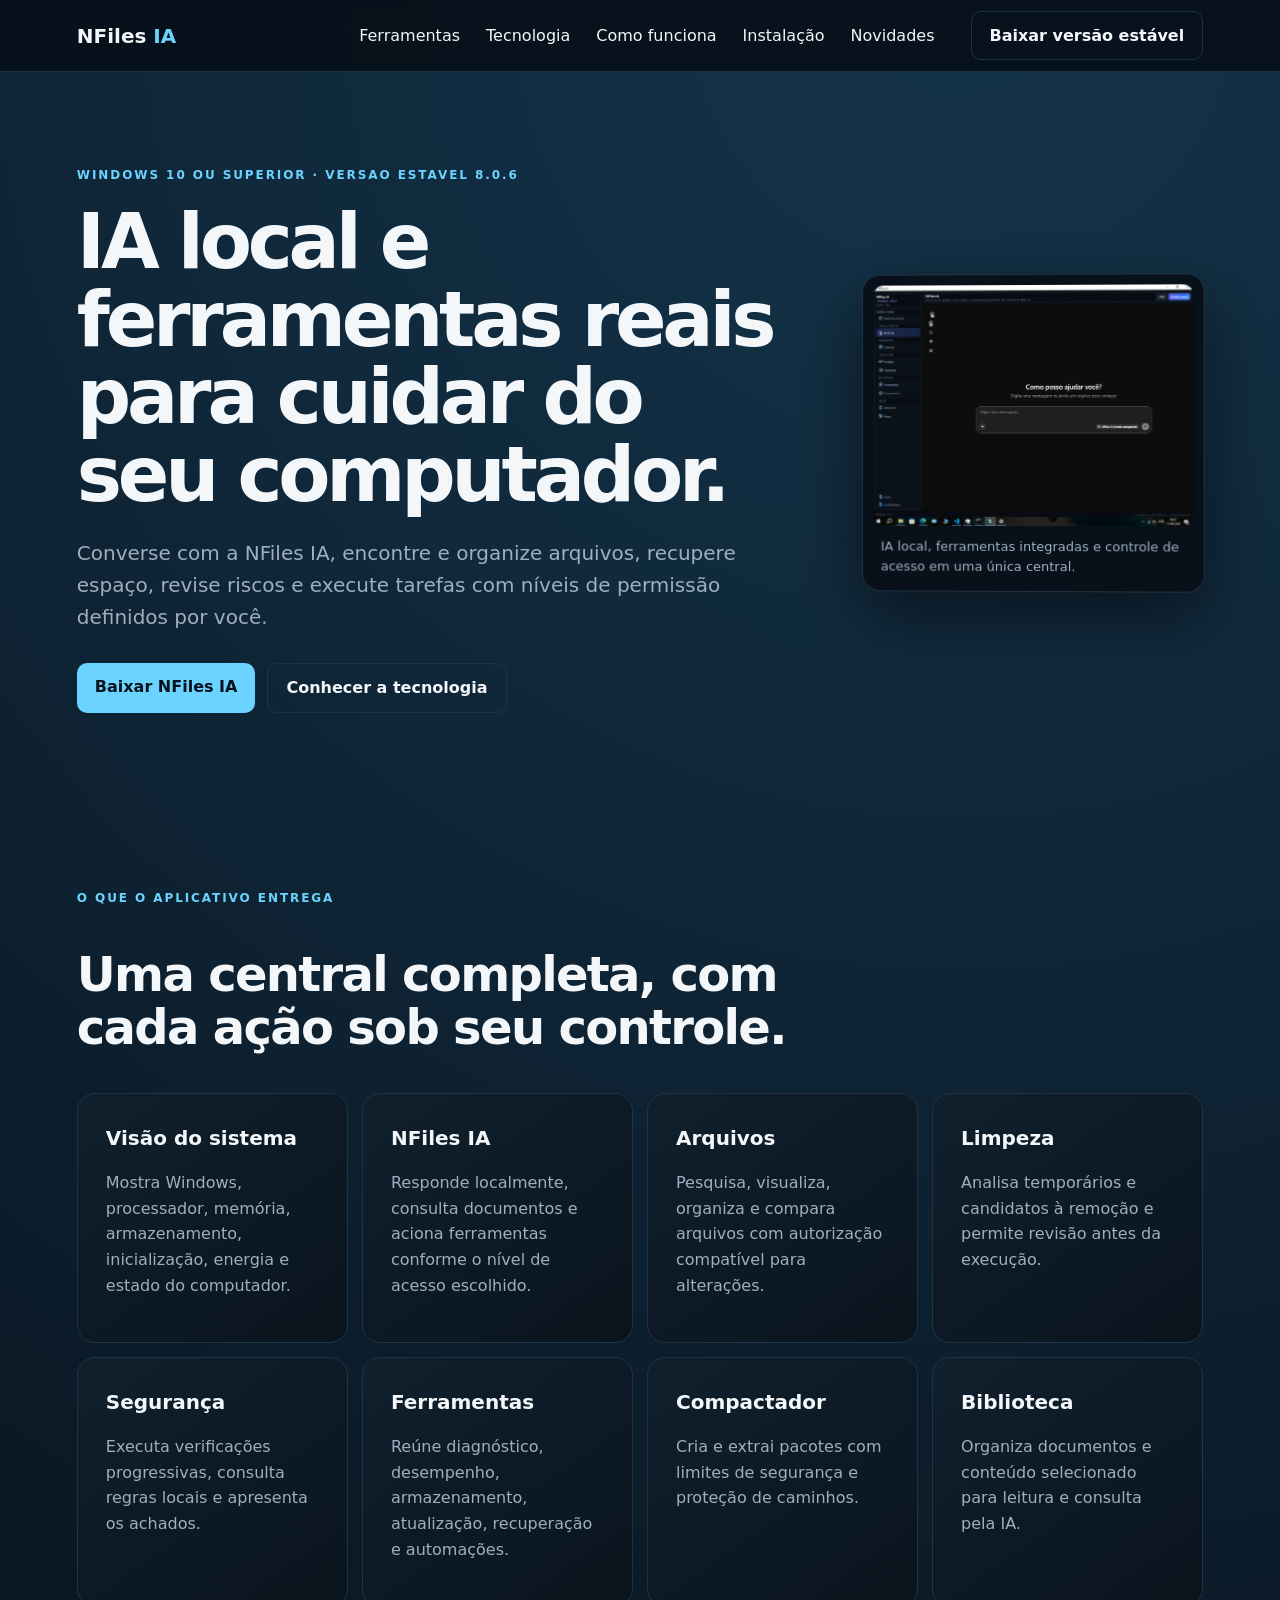
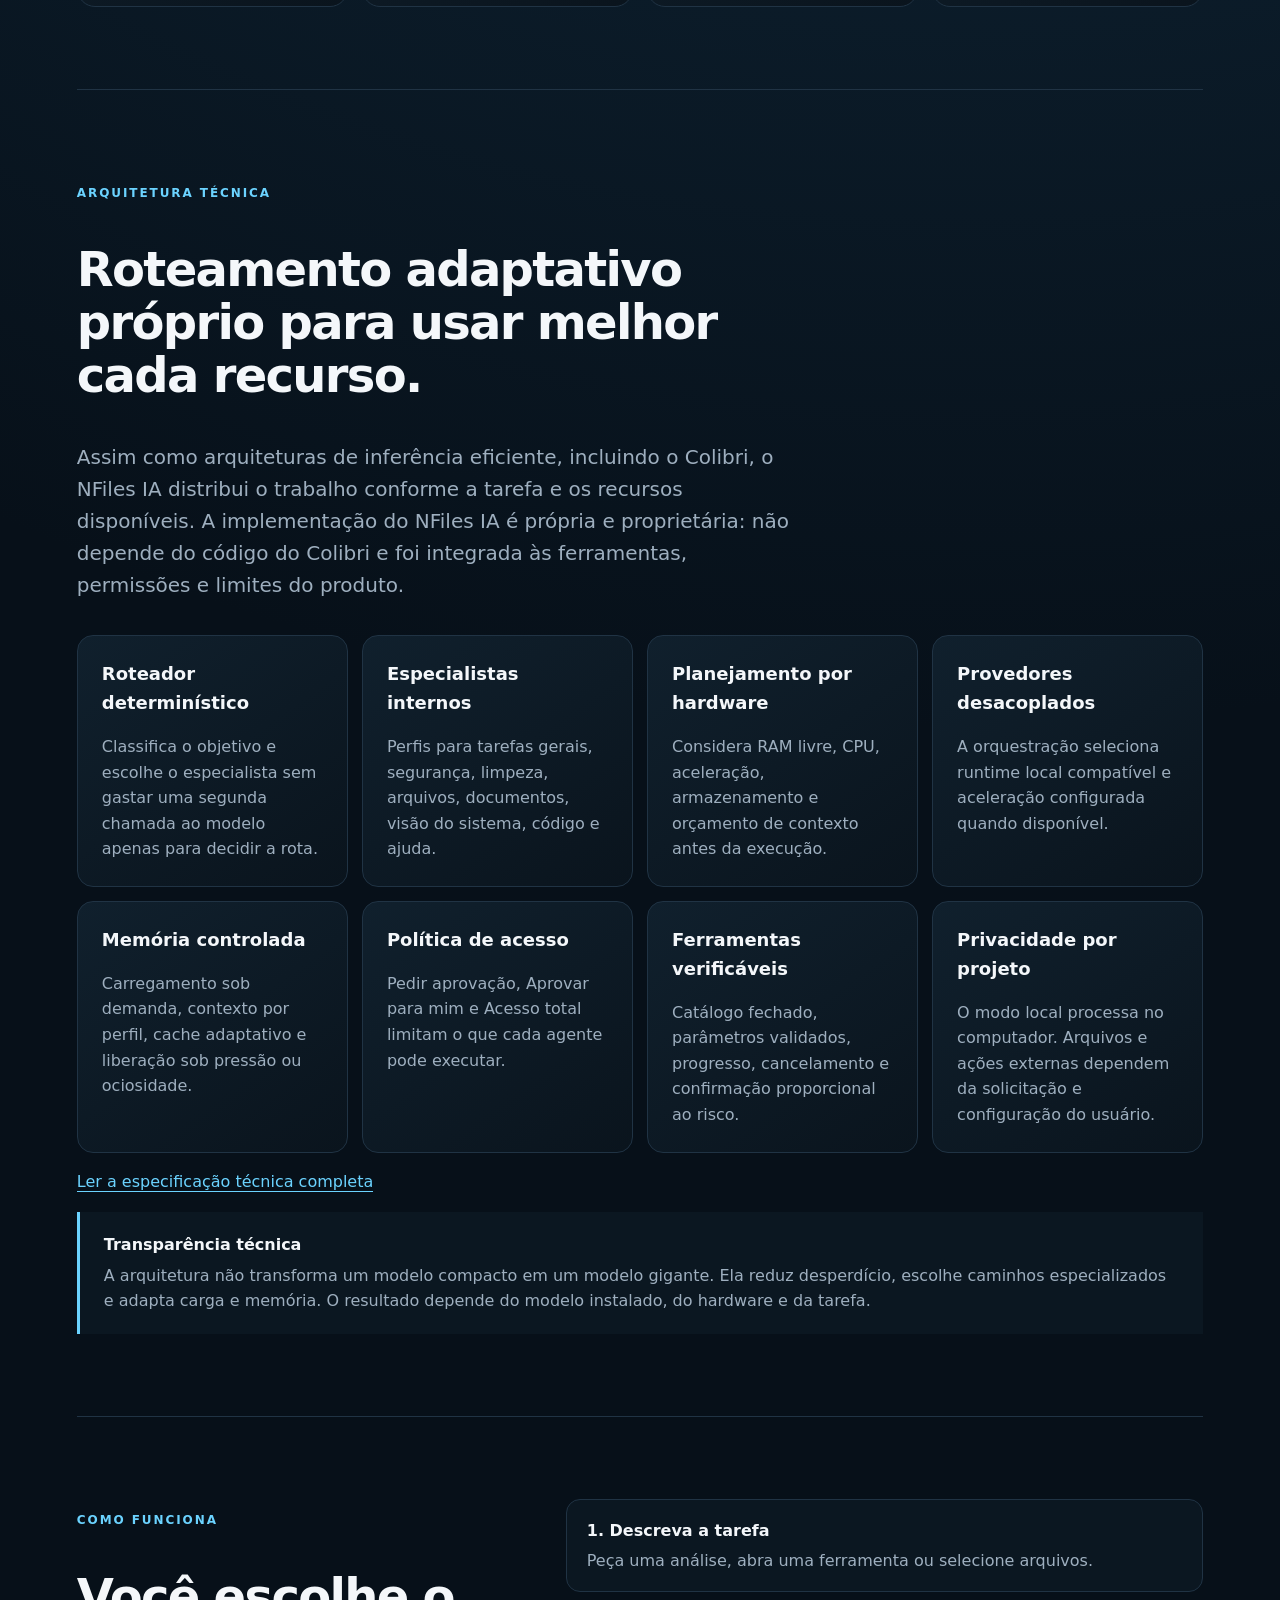
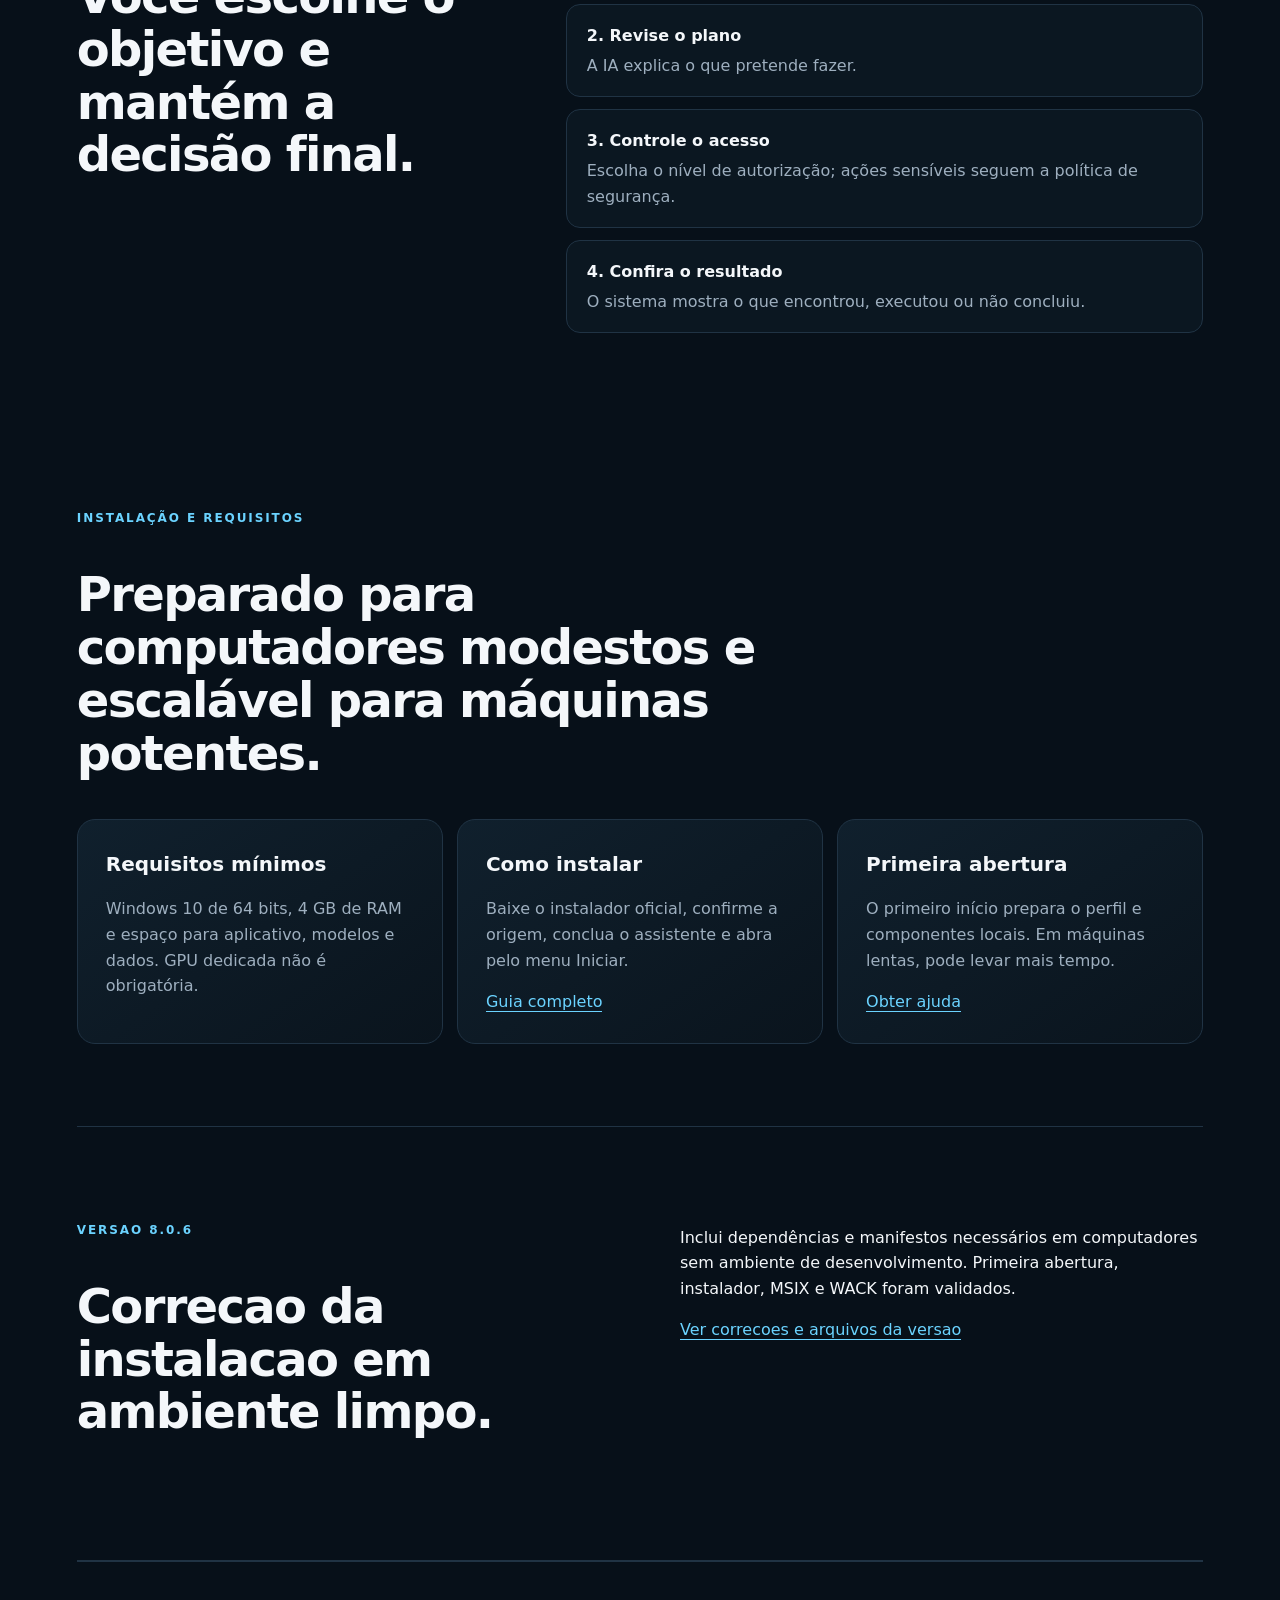
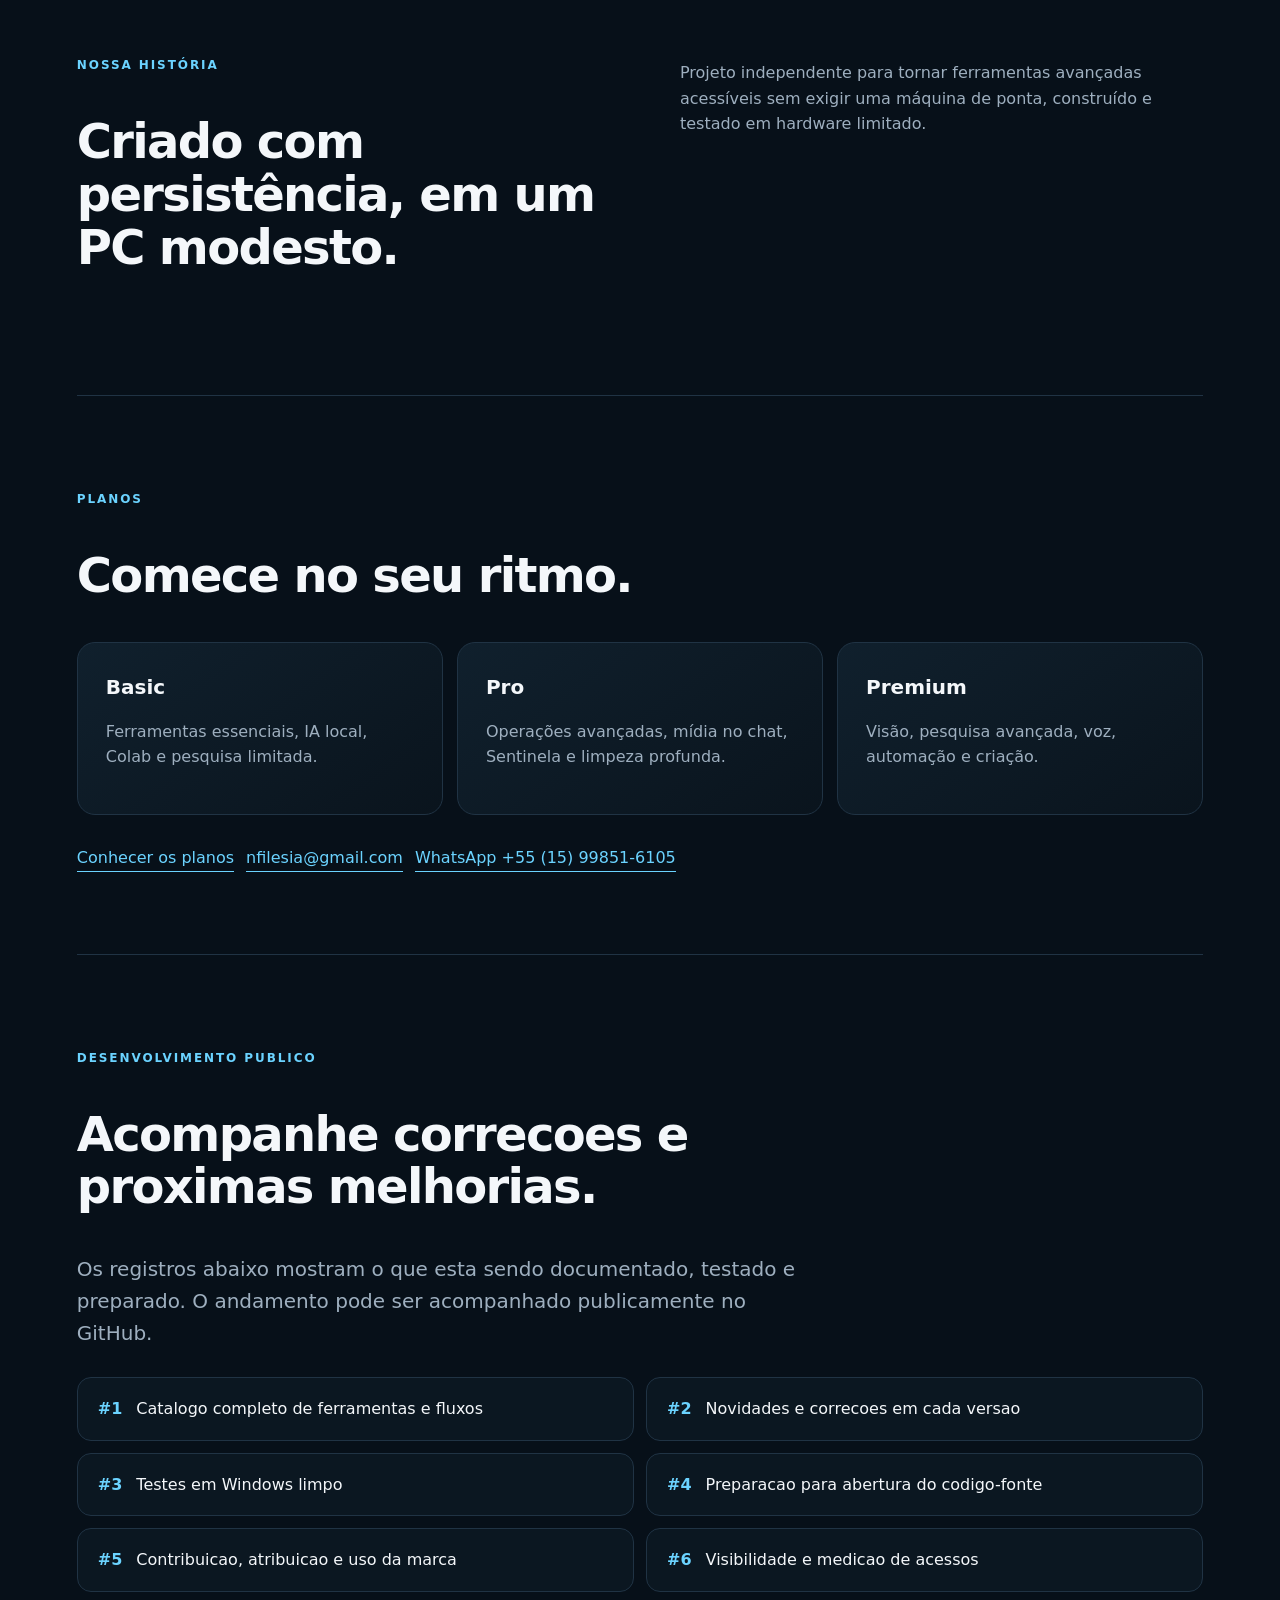
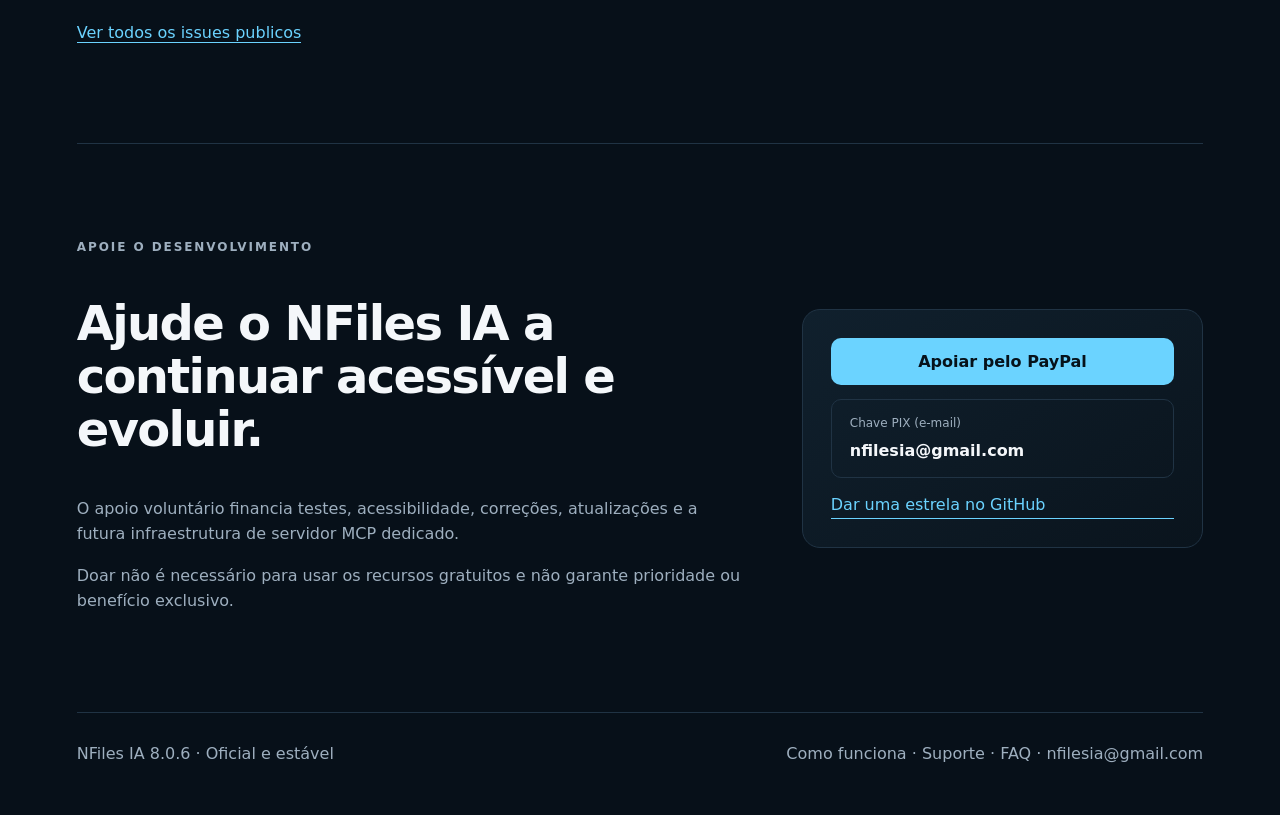
<file: docs/index.html>
<!doctype html><html lang="pt-BR"><head><meta charset="utf-8"><meta name="viewport" content="width=device-width,initial-scale=1">
<title>NFiles IA 8.0.6 &#8212; IA local e ferramentas para Windows</title>
<meta name="description" content="NFiles IA: IA local para Windows com roteamento adaptativo propriet&#225;rio, especialistas, organiza&#231;&#227;o de arquivos, limpeza, seguran&#231;a e controle real de permiss&#245;es.">
<meta name="keywords" content="IA local Windows, intelig&#234;ncia artificial offline, IA para PC fraco, assistente Windows, organiza&#231;&#227;o de arquivos, limpeza de PC, NFiles IA">
<meta name="robots" content="index,follow,max-image-preview:large,max-snippet:-1"><meta name="author" content="NFiles IA">
<link rel="canonical" href="https://neurofiles1982-hub.github.io/NFiles-IA-Update/">
<meta property="og:type" content="website"><meta property="og:locale" content="pt_BR"><meta property="og:site_name" content="NFiles IA"><meta property="og:title" content="NFiles IA &#8212; IA local e ferramentas reais para Windows"><meta property="og:description" content="Roteamento adaptativo propriet&#225;rio, especialistas e ferramentas locais sob controle do usu&#225;rio, desde PCs com 4 GB de RAM."><meta property="og:url" content="https://neurofiles1982-hub.github.io/NFiles-IA-Update/"><meta property="og:image" content="https://neurofiles1982-hub.github.io/NFiles-IA-Update/nfiles-ia-interface-8.0.5.png">
<meta name="twitter:card" content="summary_large_image"><meta name="twitter:title" content="NFiles IA &#8212; IA local para Windows"><meta name="twitter:description" content="IA local, roteamento adaptativo e ferramentas integradas para computadores modestos e avan&#231;ados."><meta name="twitter:image" content="https://neurofiles1982-hub.github.io/NFiles-IA-Update/nfiles-ia-interface-8.0.5.png">
<link rel="stylesheet" href="site.css"><script type="application/ld+json">{"@context":"https://schema.org","@type":"SoftwareApplication","name":"NFiles IA","applicationCategory":"UtilitiesApplication","operatingSystem":"Windows 10 ou superior, 64 bits","softwareVersion":"8.0.6","description":"Assistente de IA local com roteamento adaptativo propriet\u00e1rio, especialistas e ferramentas de sistema sob controle do usu\u00e1rio.","url":"https://neurofiles1982-hub.github.io/NFiles-IA-Update/","downloadUrl":"https://github.com/neurofiles1982-hub/NFiles-IA-Update/releases/tag/v8.0.6","author":{"@type":"Organization","name":"NFiles IA"},"offers":{"@type":"Offer","price":"0","priceCurrency":"BRL"}}</script></head><body>
<header class="nav"><a class="brand" href="#inicio" aria-label="NFiles IA, in&#237;cio">NFiles <span>IA</span></a><nav aria-label="Navega&#231;&#227;o principal"><a href="#recursos">Ferramentas</a><a href="#arquitetura">Tecnologia</a><a href="#funcionamento">Como funciona</a><a href="#instalacao">Instala&#231;&#227;o</a><a href="#novidades">Novidades</a></nav><a class="button subtle" data-release href="download.html">Baixar vers&#227;o est&#225;vel</a></header><main>
<section class="hero" id="inicio"><div><p class="eyebrow">WINDOWS 10 OU SUPERIOR &#183; VERSAO ESTAVEL <span id="app-version">8.0.6</span></p><h1>IA local e ferramentas reais para cuidar do seu computador.</h1><p class="lead">Converse com a NFiles IA, encontre e organize arquivos, recupere espa&#231;o, revise riscos e execute tarefas com n&#237;veis de permiss&#227;o definidos por voc&#234;.</p><div class="actions"><a class="button" data-release href="download.html">Baixar NFiles IA</a><a class="button subtle" href="#arquitetura">Conhecer a tecnologia</a></div></div><figure class="hero-product"><img src="nfiles-ia-interface-8.0.5.png" alt="Tela do NFiles IA 8.0.6 no Windows" width="1400" height="1050"><figcaption>IA local, ferramentas integradas e controle de acesso em uma &#250;nica central.</figcaption></figure></section>
<section id="recursos"><p class="eyebrow">O QUE O APLICATIVO ENTREGA</p><h2>Uma central completa, com cada a&#231;&#227;o sob seu controle.</h2><div class="grid tools-grid"><article><b>Vis&#227;o do sistema</b><p>Mostra Windows, processador, mem&#243;ria, armazenamento, inicializa&#231;&#227;o, energia e estado do computador.</p></article><article><b>NFiles IA</b><p>Responde localmente, consulta documentos e aciona ferramentas conforme o n&#237;vel de acesso escolhido.</p></article><article><b>Arquivos</b><p>Pesquisa, visualiza, organiza e compara arquivos com autoriza&#231;&#227;o compat&#237;vel para altera&#231;&#245;es.</p></article><article><b>Limpeza</b><p>Analisa tempor&#225;rios e candidatos &#224; remo&#231;&#227;o e permite revis&#227;o antes da execu&#231;&#227;o.</p></article><article><b>Seguran&#231;a</b><p>Executa verifica&#231;&#245;es progressivas, consulta regras locais e apresenta os achados.</p></article><article><b>Ferramentas</b><p>Re&#250;ne diagn&#243;stico, desempenho, armazenamento, atualiza&#231;&#227;o, recupera&#231;&#227;o e automa&#231;&#245;es.</p></article><article><b>Compactador</b><p>Cria e extrai pacotes com limites de seguran&#231;a e prote&#231;&#227;o de caminhos.</p></article><article><b>Biblioteca</b><p>Organiza documentos e conte&#250;do selecionado para leitura e consulta pela IA.</p></article></div></section>
<section class="architecture" id="arquitetura"><div><p class="eyebrow">ARQUITETURA T&#201;CNICA</p><h2>Roteamento adaptativo pr&#243;prio para usar melhor cada recurso.</h2><p class="lead">Assim como arquiteturas de infer&#234;ncia eficiente, incluindo o Colibri, o NFiles IA distribui o trabalho conforme a tarefa e os recursos dispon&#237;veis. A implementa&#231;&#227;o do NFiles IA &#233; pr&#243;pria e propriet&#225;ria: n&#227;o depende do c&#243;digo do Colibri e foi integrada &#224;s ferramentas, permiss&#245;es e limites do produto.</p></div><div class="tech-grid"><article><b>Roteador determin&#237;stico</b><p>Classifica o objetivo e escolhe o especialista sem gastar uma segunda chamada ao modelo apenas para decidir a rota.</p></article><article><b>Especialistas internos</b><p>Perfis para tarefas gerais, seguran&#231;a, limpeza, arquivos, documentos, vis&#227;o do sistema, c&#243;digo e ajuda.</p></article><article><b>Planejamento por hardware</b><p>Considera RAM livre, CPU, acelera&#231;&#227;o, armazenamento e or&#231;amento de contexto antes da execu&#231;&#227;o.</p></article><article><b>Provedores desacoplados</b><p>A orquestra&#231;&#227;o seleciona runtime local compat&#237;vel e acelera&#231;&#227;o configurada quando dispon&#237;vel.</p></article><article><b>Mem&#243;ria controlada</b><p>Carregamento sob demanda, contexto por perfil, cache adaptativo e libera&#231;&#227;o sob press&#227;o ou ociosidade.</p></article><article><b>Pol&#237;tica de acesso</b><p>Pedir aprova&#231;&#227;o, Aprovar para mim e Acesso total limitam o que cada agente pode executar.</p></article><article><b>Ferramentas verific&#225;veis</b><p>Cat&#225;logo fechado, par&#226;metros validados, progresso, cancelamento e confirma&#231;&#227;o proporcional ao risco.</p></article><article><b>Privacidade por projeto</b><p>O modo local processa no computador. Arquivos e a&#231;&#245;es externas dependem da solicita&#231;&#227;o e configura&#231;&#227;o do usu&#225;rio.</p></article></div><p><a class="text-link" href="tecnologia.html">Ler a especifica&#231;&#227;o t&#233;cnica completa</a></p><aside class="transparency"><strong>Transpar&#234;ncia t&#233;cnica</strong><span>A arquitetura n&#227;o transforma um modelo compacto em um modelo gigante. Ela reduz desperd&#237;cio, escolhe caminhos especializados e adapta carga e mem&#243;ria. O resultado depende do modelo instalado, do hardware e da tarefa.</span></aside></section>
<section class="how" id="funcionamento"><div><p class="eyebrow">COMO FUNCIONA</p><h2>Voc&#234; escolhe o objetivo e mant&#233;m a decis&#227;o final.</h2></div><ol class="steps"><li><strong>1. Descreva a tarefa</strong><span>Pe&#231;a uma an&#225;lise, abra uma ferramenta ou selecione arquivos.</span></li><li><strong>2. Revise o plano</strong><span>A IA explica o que pretende fazer.</span></li><li><strong>3. Controle o acesso</strong><span>Escolha o n&#237;vel de autoriza&#231;&#227;o; a&#231;&#245;es sens&#237;veis seguem a pol&#237;tica de seguran&#231;a.</span></li><li><strong>4. Confira o resultado</strong><span>O sistema mostra o que encontrou, executou ou n&#227;o concluiu.</span></li></ol></section>
<section id="instalacao"><p class="eyebrow">INSTALA&#199;&#195;O E REQUISITOS</p><h2>Preparado para computadores modestos e escal&#225;vel para m&#225;quinas potentes.</h2><div class="plans install-grid"><article><b>Requisitos m&#237;nimos</b><p>Windows 10 de 64 bits, 4 GB de RAM e espa&#231;o para aplicativo, modelos e dados. GPU dedicada n&#227;o &#233; obrigat&#243;ria.</p></article><article><b>Como instalar</b><p>Baixe o instalador oficial, confirme a origem, conclua o assistente e abra pelo menu Iniciar.</p><a href="instalacao.html">Guia completo</a></article><article><b>Primeira abertura</b><p>O primeiro in&#237;cio prepara o perfil e componentes locais. Em m&#225;quinas lentas, pode levar mais tempo.</p><a href="suporte.html">Obter ajuda</a></article></div></section>
<section class="story" id="novidades"><div><p class="eyebrow">VERSAO 8.0.6</p><h2>Correcao da instalacao em ambiente limpo.</h2></div><div><p>Inclui depend&#234;ncias e manifestos necess&#225;rios em computadores sem ambiente de desenvolvimento. Primeira abertura, instalador, MSIX e WACK foram validados.</p><a class="text-link" href="https://github.com/neurofiles1982-hub/NFiles-IA-Update/releases/tag/v8.0.6">Ver correcoes e arquivos da versao</a></div></section>
<section class="story" id="historia"><div><p class="eyebrow">NOSSA HIST&#211;RIA</p><h2>Criado com persist&#234;ncia, em um PC modesto.</h2></div><p>Projeto independente para tornar ferramentas avan&#231;adas acess&#237;veis sem exigir uma m&#225;quina de ponta, constru&#237;do e testado em hardware limitado.</p></section>
<section id="planos"><p class="eyebrow">PLANOS</p><h2>Comece no seu ritmo.</h2><div class="plans"><article><b>Basic</b><p>Ferramentas essenciais, IA local, Colab e pesquisa limitada.</p></article><article><b>Pro</b><p>Opera&#231;&#245;es avan&#231;adas, m&#237;dia no chat, Sentinela e limpeza profunda.</p></article><article><b>Premium</b><p>Vis&#227;o, pesquisa avan&#231;ada, voz, automa&#231;&#227;o e cria&#231;&#227;o.</p></article></div><div class="contact"><a class="js-buy" href="https://wa.me/5515998516105">Conhecer os planos</a><a href="mailto:nfilesia@gmail.com">nfilesia@gmail.com</a><a href="https://wa.me/5515998516105">WhatsApp +55 (15) 99851-6105</a></div></section>
<section class="issues" id="acompanhamento"><p class="eyebrow">DESENVOLVIMENTO PUBLICO</p><h2>Acompanhe correcoes e proximas melhorias.</h2><p class="lead">Os registros abaixo mostram o que esta sendo documentado, testado e preparado. O andamento pode ser acompanhado publicamente no GitHub.</p><div class="issue-list"><a href="https://github.com/neurofiles1982-hub/NFiles-IA-Update/issues/1"><strong>#1</strong><span>Catalogo completo de ferramentas e fluxos</span></a><a href="https://github.com/neurofiles1982-hub/NFiles-IA-Update/issues/2"><strong>#2</strong><span>Novidades e correcoes em cada versao</span></a><a href="https://github.com/neurofiles1982-hub/NFiles-IA-Update/issues/3"><strong>#3</strong><span>Testes em Windows limpo</span></a><a href="https://github.com/neurofiles1982-hub/NFiles-IA-Update/issues/4"><strong>#4</strong><span>Preparacao para abertura do codigo-fonte</span></a><a href="https://github.com/neurofiles1982-hub/NFiles-IA-Update/issues/5"><strong>#5</strong><span>Contribuicao, atribuicao e uso da marca</span></a><a href="https://github.com/neurofiles1982-hub/NFiles-IA-Update/issues/6"><strong>#6</strong><span>Visibilidade e medicao de acessos</span></a></div><p><a class="text-link" href="https://github.com/neurofiles1982-hub/NFiles-IA-Update/issues">Ver todos os issues publicos</a></p></section><section class="support" id="apoie"><div><p class="eyebrow">APOIE O DESENVOLVIMENTO</p><h2>Ajude o NFiles IA a continuar acess&#237;vel e evoluir.</h2><p>O apoio volunt&#225;rio financia testes, acessibilidade, corre&#231;&#245;es, atualiza&#231;&#245;es e a futura infraestrutura de servidor MCP dedicado.</p><p>Doar n&#227;o &#233; necess&#225;rio para usar os recursos gratuitos e n&#227;o garante prioridade ou benef&#237;cio exclusivo.</p></div><div class="support-options"><a class="button" href="https://www.paypal.com/donate/?business=alessandrosc5%40hotmail.com&amp;currency_code=BRL" target="_blank" rel="noopener noreferrer">Apoiar pelo PayPal</a><div class="pix"><span>Chave PIX (e-mail)</span><strong>nfilesia@gmail.com</strong></div><a class="text-link" href="https://github.com/neurofiles1982-hub/Nfiles-IA">Dar uma estrela no GitHub</a></div></section>
</main><footer><span>NFiles IA 8.0.6 &#183; Oficial e est&#225;vel</span><span><a href="como-funciona.html">Como funciona</a> &#183; <a href="suporte.html">Suporte</a> &#183; <a href="faq.html">FAQ</a> &#183; nfilesia@gmail.com</span></footer><script src="config.js"></script><script src="site.js"></script></body></html>
</file>
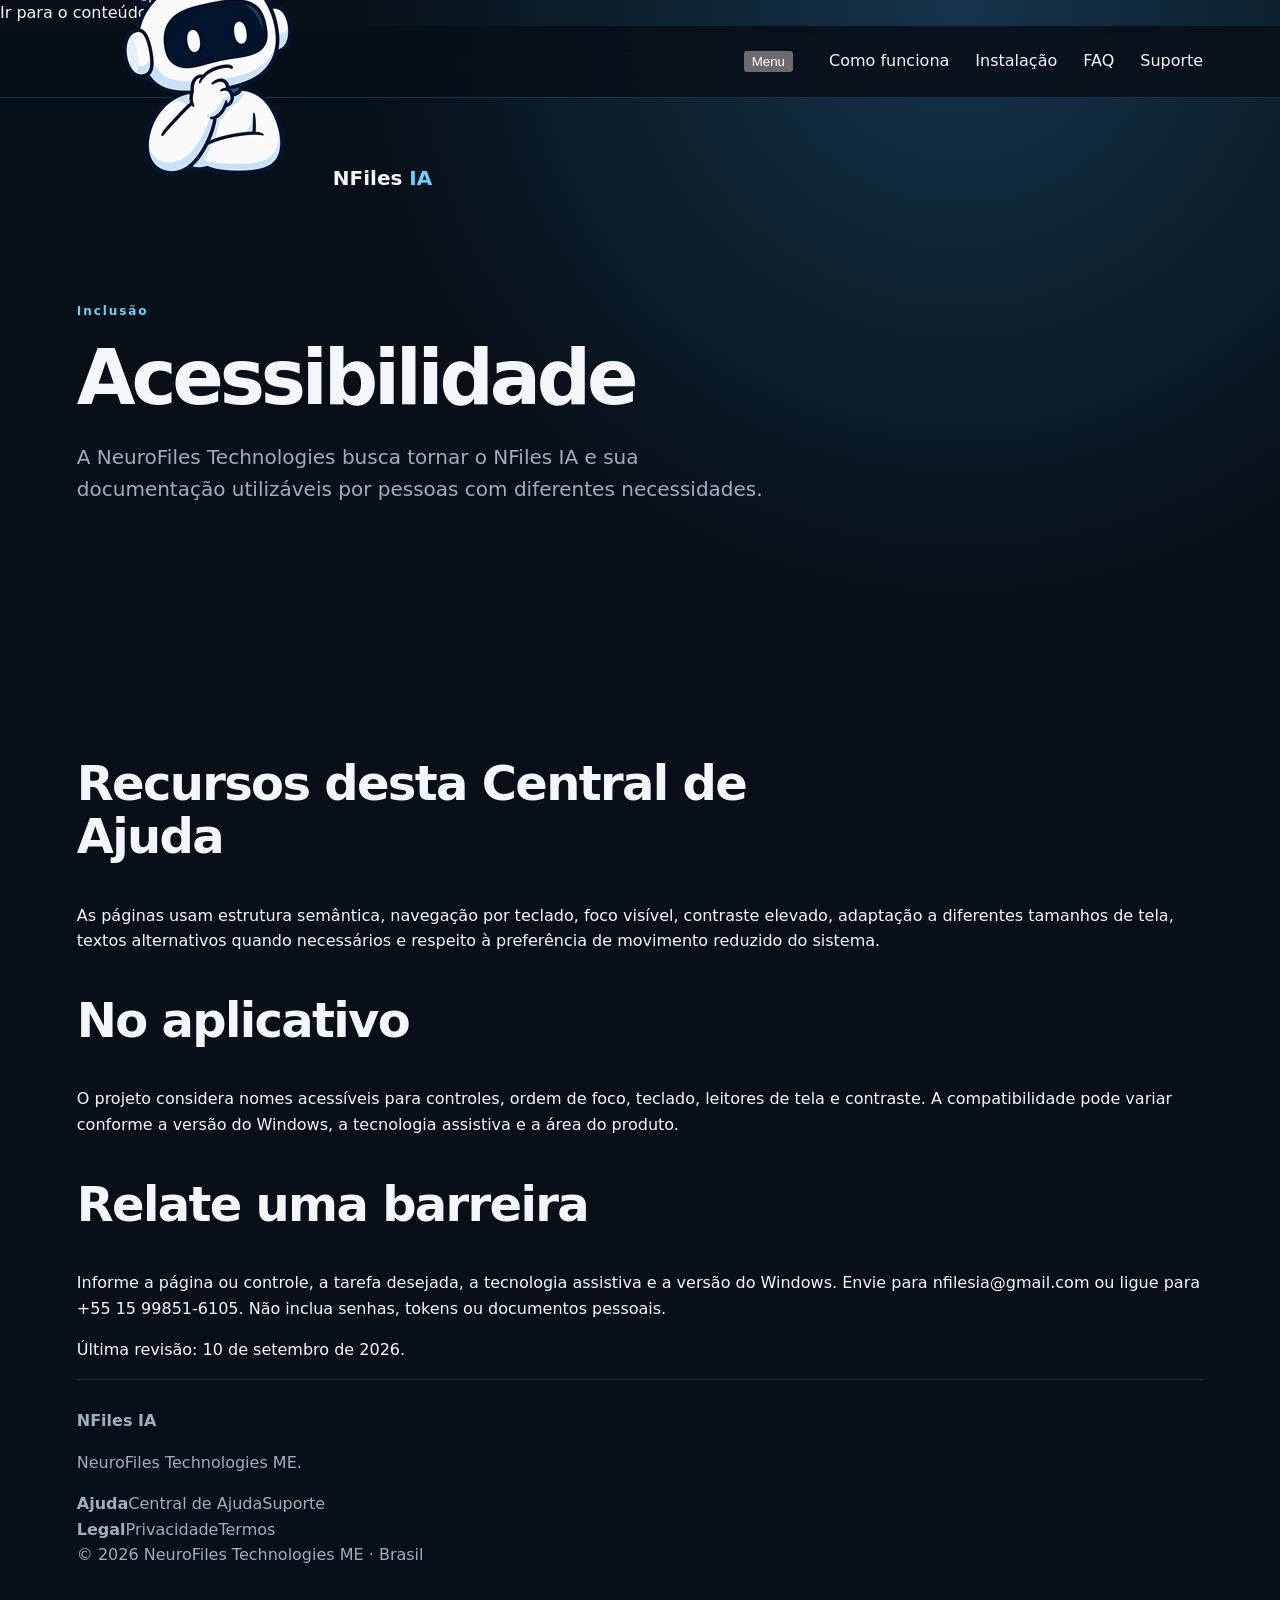
<file: docs/accessibility.html>
<!doctype html><html lang="pt-BR"><head><meta charset="utf-8"><meta name="viewport" content="width=device-width,initial-scale=1"><meta name="description" content="Declaração de acessibilidade da Central de Ajuda e do NFiles IA."><meta name="theme-color" content="#071019"><link rel="canonical" href="https://neurofiles1982-hub.github.io/NFiles-IA-Update/accessibility.html"><link rel="icon" href="media/nfiles-ia-icon.png"><link rel="stylesheet" href="site.css"><title>Acessibilidade — NFiles IA</title></head><body>
<a class="skip-link" href="#conteudo">Ir para o conteúdo</a><header class="site-header"><div class="nav"><a class="brand" href="index.html"><img src="media/nfiles-ia-icon.png" alt=""><strong>NFiles <span>IA</span></strong></a><button class="menu-button" data-menu aria-expanded="false" aria-controls="menu">Menu</button><nav class="nav-links" id="menu" data-nav-links aria-label="Navegação principal"><a href="como-funciona.html">Como funciona</a><a href="instalacao.html">Instalação</a><a href="faq.html">FAQ</a><a href="suporte.html">Suporte</a></nav></div></header>
<main id="conteudo" class="container legal"><section class="hero compact"><div><p class="eyebrow">Inclusão</p><h1>Acessibilidade</h1><p class="lead">A NeuroFiles Technologies busca tornar o NFiles IA e sua documentação utilizáveis por pessoas com diferentes necessidades.</p></div></section><h2>Recursos desta Central de Ajuda</h2><p>As páginas usam estrutura semântica, navegação por teclado, foco visível, contraste elevado, adaptação a diferentes tamanhos de tela, textos alternativos quando necessários e respeito à preferência de movimento reduzido do sistema.</p><h2>No aplicativo</h2><p>O projeto considera nomes acessíveis para controles, ordem de foco, teclado, leitores de tela e contraste. A compatibilidade pode variar conforme a versão do Windows, a tecnologia assistiva e a área do produto.</p><h2>Relate uma barreira</h2><p>Informe a página ou controle, a tarefa desejada, a tecnologia assistiva e a versão do Windows. Envie para <a href="mailto:nfilesia@gmail.com?subject=Acessibilidade%20do%20NFiles%20IA">nfilesia@gmail.com</a> ou ligue para <a href="tel:+5515998516105">+55 15 99851-6105</a>. Não inclua senhas, tokens ou documentos pessoais.</p><p>Última revisão: 10 de setembro de 2026.</p></main>
<footer class="site-footer"><div class="footer-inner"><div><strong>NFiles IA</strong><p>NeuroFiles Technologies ME.</p></div><div class="footer-links"><strong>Ajuda</strong><a href="index.html">Central de Ajuda</a><a href="suporte.html">Suporte</a></div><div class="footer-links"><strong>Legal</strong><a href="privacy.html">Privacidade</a><a href="terms.html">Termos</a></div><div class="copyright">© <span data-year>2026</span> NeuroFiles Technologies ME · Brasil</div></div></footer><script src="site.js"></script></body></html>
</file>
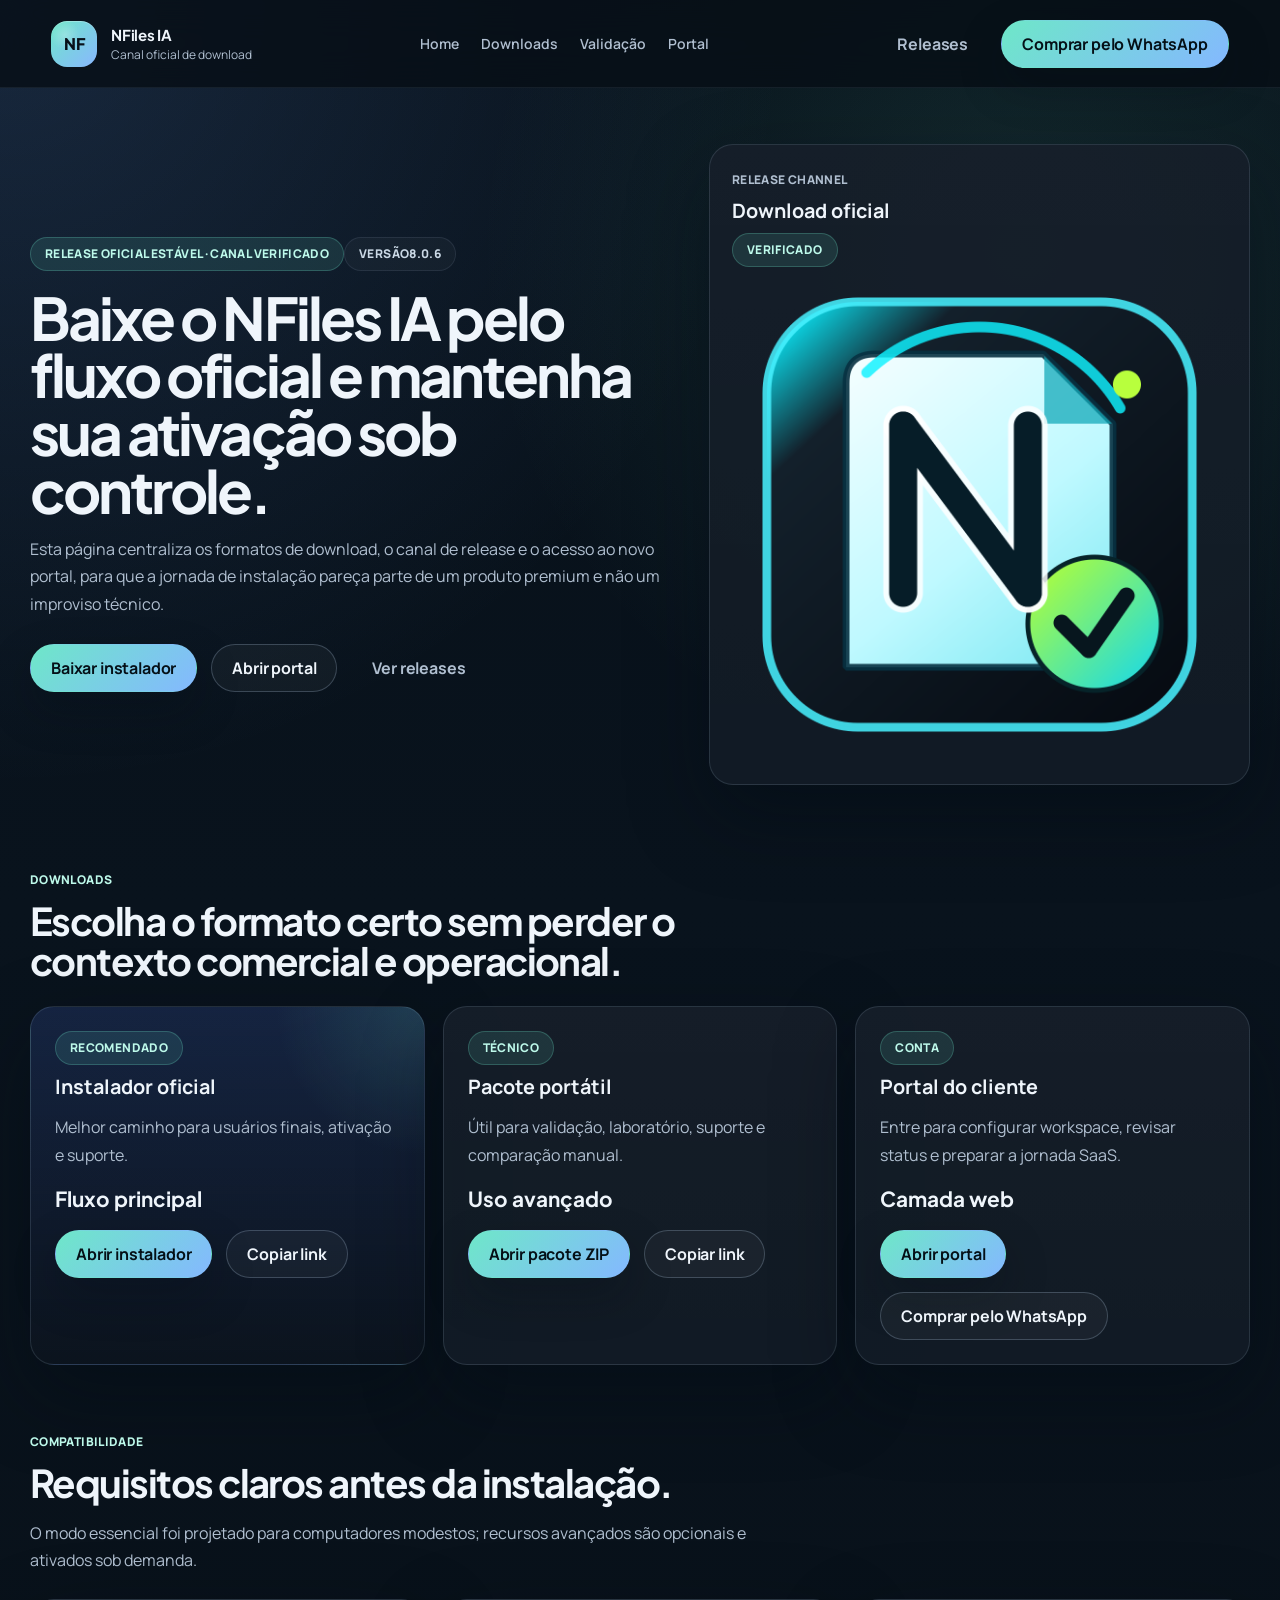
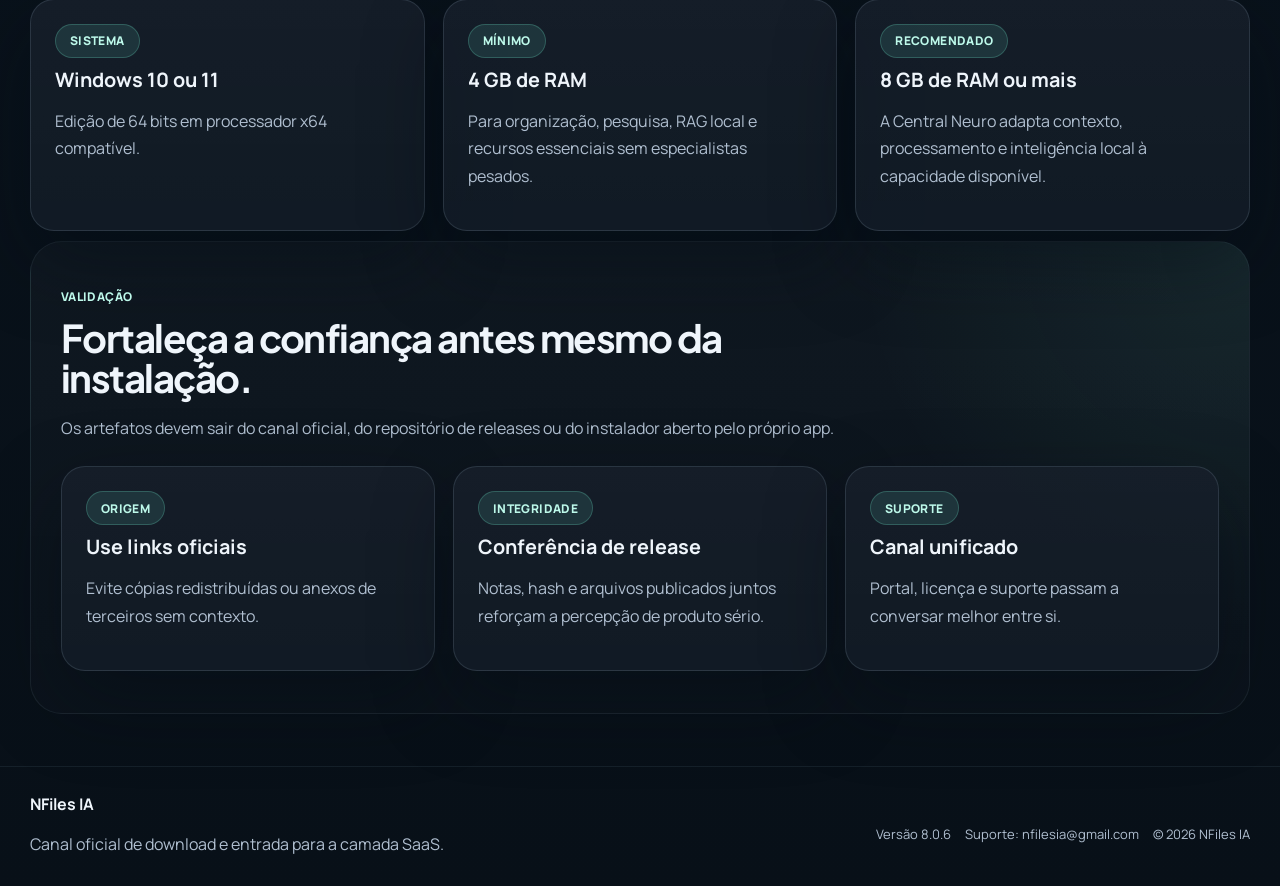
<file: docs/beta-download.html>
<!doctype html>
<html lang="en">
  <head>
    <meta charset="utf-8" />
    <meta name="viewport" content="width=device-width, initial-scale=1" />
    <meta http-equiv="refresh" content="0; url=download.html" />
    <meta name="robots" content="noindex" />
    <title>Download | NFiles IA</title>
    <link rel="canonical" href="download.html" />
    <link rel="stylesheet" href="styles.css" />
  </head>
  <body>
    <main>
      <section class="hero">
        <div class="section-inner">
          <p class="eyebrow">Page moved</p>
          <h1>The download area has been updated.</h1>
          <p class="hero-text">
            This old path remains only as a redirect so saved links keep working.
          </p>
          <div class="actions">
            <a class="btn btn-primary" href="download.html">Open official download</a>
            <a class="btn btn-secondary" href="index.html">Back to home</a>
          </div>
        </div>
      </section>
    </main>
  </body>
</html>
</file>
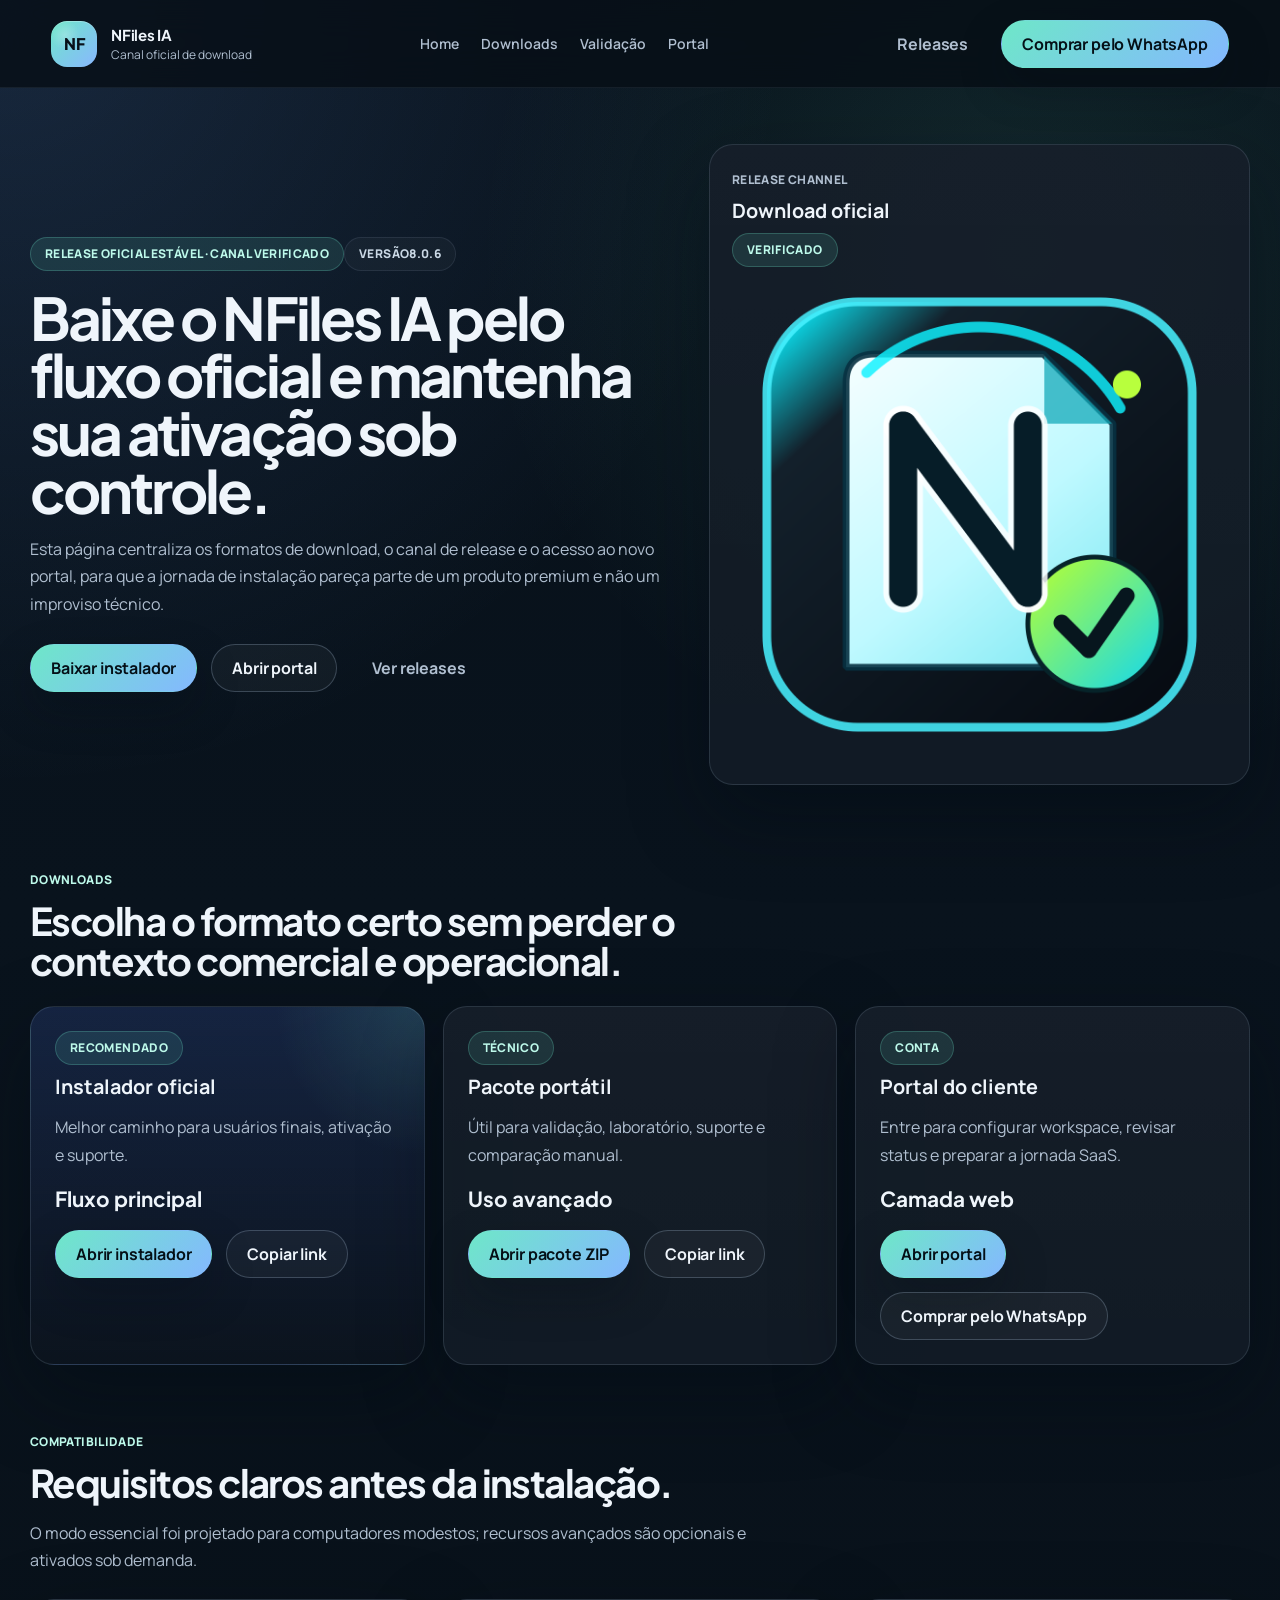
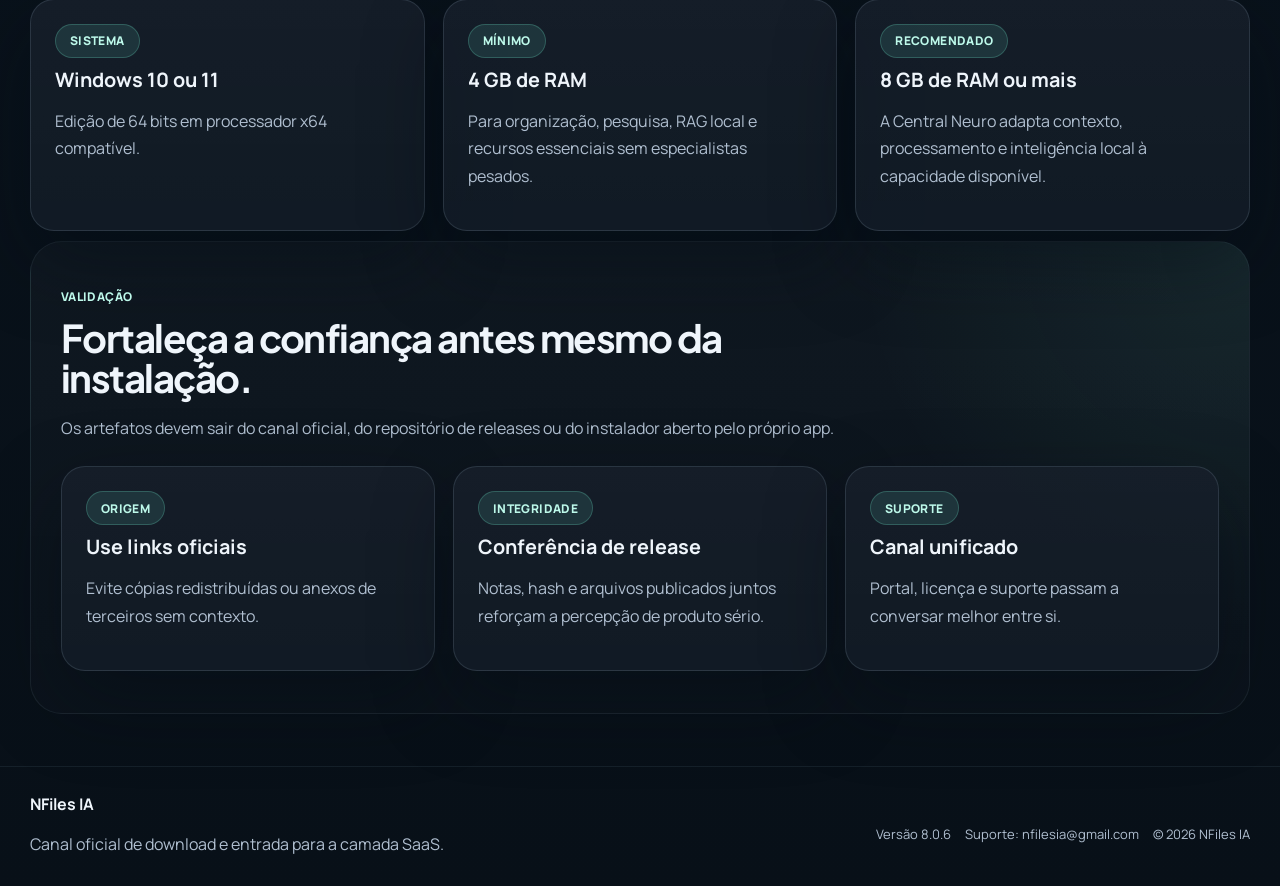
<file: docs/beta.html>
<!doctype html>
<html lang="pt-BR">
  <head>
    <meta charset="utf-8" />
    <meta name="viewport" content="width=device-width, initial-scale=1" />
    <meta http-equiv="refresh" content="0; url=download.html" />
    <meta name="robots" content="noindex" />
    <title>Download | NFiles IA</title>
    <link rel="canonical" href="download.html" />
    <link rel="stylesheet" href="styles.css" />
  </head>
  <body class="theme-premium">
    <main class="redirect-shell">
      <section class="redirect-card">
        <span class="section-kicker">Download</span>
        <h1>O acesso foi consolidado na página oficial.</h1>
        <p>Você está sendo redirecionado para o canal atual de download do NFiles IA.</p>
        <div class="actions">
          <a class="btn btn-primary" href="download.html">Abrir download</a>
          <a class="btn btn-secondary" href="index.html">Voltar para a home</a>
        </div>
      </section>
    </main>
  </body>
</html>
</file>
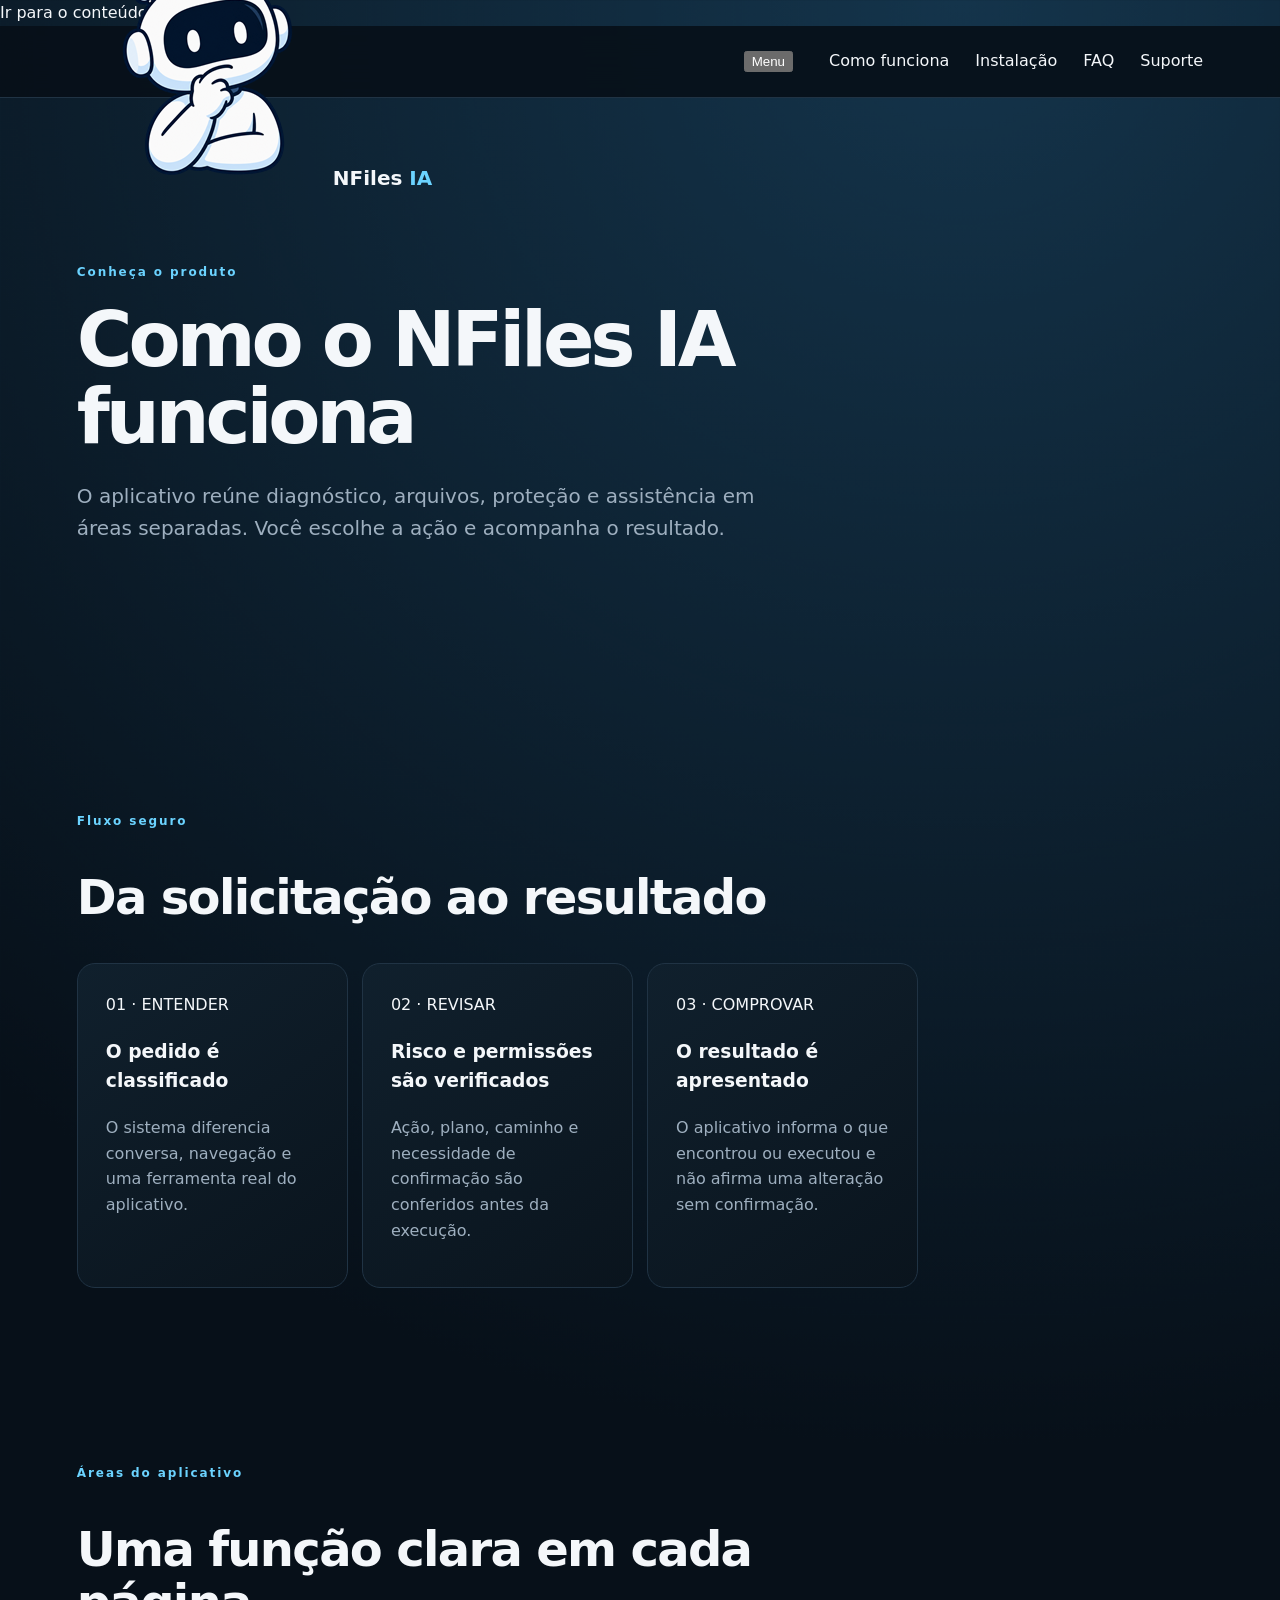
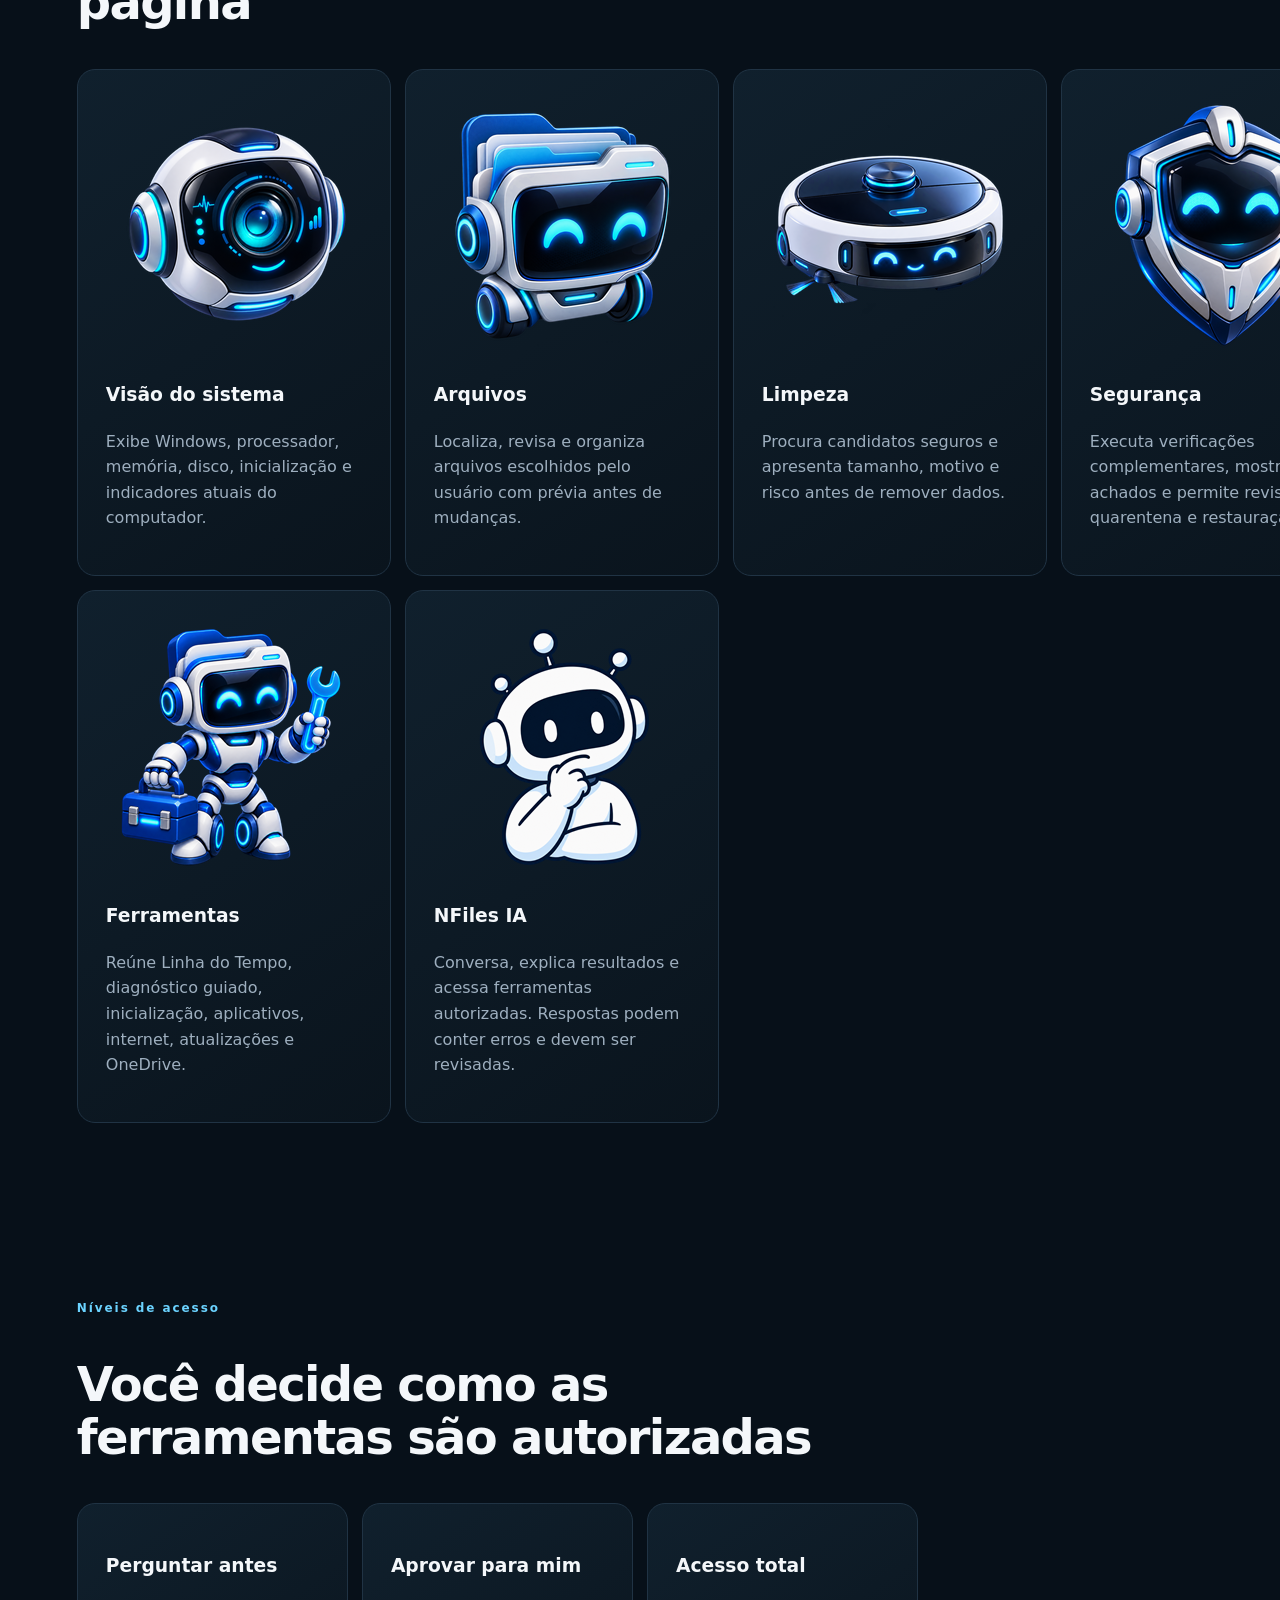
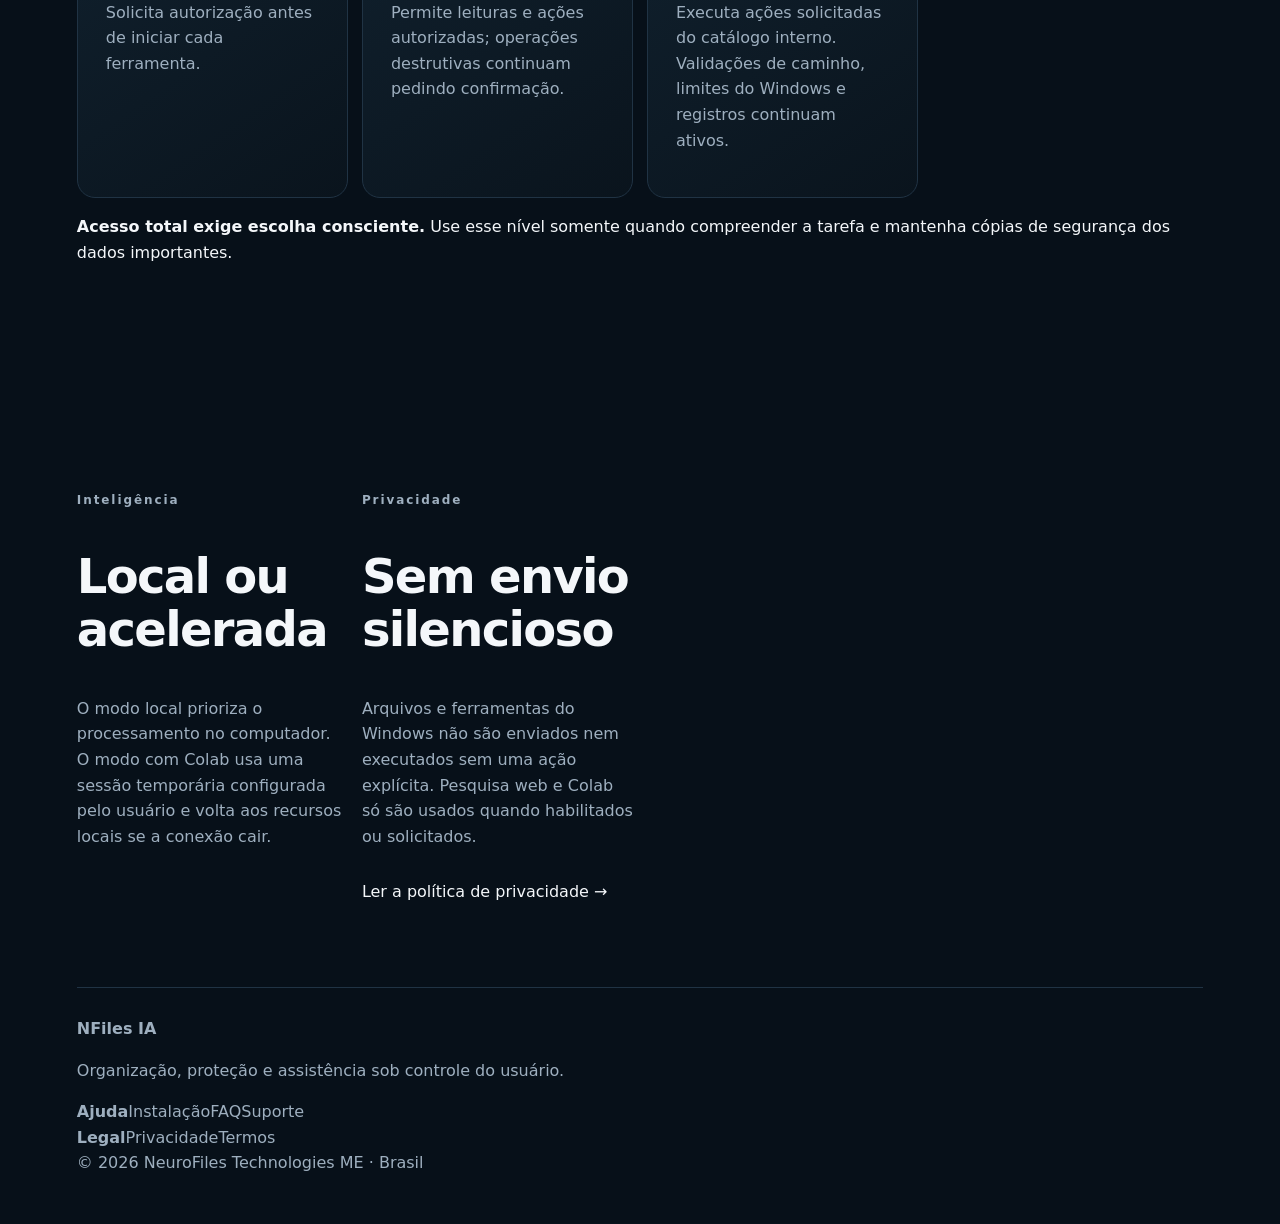
<file: docs/como-funciona.html>
<!doctype html><html lang="pt-BR"><head><meta charset="utf-8"><meta name="viewport" content="width=device-width,initial-scale=1"><meta name="description" content="Entenda como funcionam as páginas, ferramentas, IA, permissões e privacidade do NFiles IA."><meta name="theme-color" content="#071019"><link rel="canonical" href="https://neurofiles1982-hub.github.io/NFiles-IA-Update/como-funciona.html"><link rel="icon" href="media/nfiles-ia-icon.png"><link rel="stylesheet" href="site.css"><title>Como funciona — NFiles IA</title></head><body>
<a class="skip-link" href="#conteudo">Ir para o conteúdo</a><header class="site-header"><div class="nav"><a class="brand" href="index.html"><img src="media/nfiles-ia-icon.png" alt=""><strong>NFiles <span>IA</span></strong></a><button class="menu-button" data-menu aria-expanded="false" aria-controls="menu">Menu</button><nav class="nav-links" id="menu" data-nav-links aria-label="Navegação principal"><a aria-current="page" href="como-funciona.html">Como funciona</a><a href="instalacao.html">Instalação</a><a href="faq.html">FAQ</a><a href="suporte.html">Suporte</a></nav></div></header>
<main id="conteudo"><section class="container hero compact"><div><p class="eyebrow">Conheça o produto</p><h1>Como o NFiles IA funciona</h1><p class="lead">O aplicativo reúne diagnóstico, arquivos, proteção e assistência em áreas separadas. Você escolhe a ação e acompanha o resultado.</p></div></section>
<section class="section"><div class="container"><div class="section-heading"><p class="eyebrow">Fluxo seguro</p><h2>Da solicitação ao resultado</h2></div><div class="grid"><article class="card"><span class="number">01 · ENTENDER</span><h3>O pedido é classificado</h3><p>O sistema diferencia conversa, navegação e uma ferramenta real do aplicativo.</p></article><article class="card"><span class="number">02 · REVISAR</span><h3>Risco e permissões são verificados</h3><p>Ação, plano, caminho e necessidade de confirmação são conferidos antes da execução.</p></article><article class="card"><span class="number">03 · COMPROVAR</span><h3>O resultado é apresentado</h3><p>O aplicativo informa o que encontrou ou executou e não afirma uma alteração sem confirmação.</p></article></div></div></section>
<section class="section"><div class="container"><div class="section-heading"><p class="eyebrow">Áreas do aplicativo</p><h2>Uma função clara em cada página</h2></div><div class="grid">
<article class="card"><img class="icon" src="media/robot-vision.png" alt=""><h3>Visão do sistema</h3><p>Exibe Windows, processador, memória, disco, inicialização e indicadores atuais do computador.</p></article>
<article class="card"><img class="icon" src="media/robot-files.png" alt=""><h3>Arquivos</h3><p>Localiza, revisa e organiza arquivos escolhidos pelo usuário com prévia antes de mudanças.</p></article>
<article class="card"><img class="icon" src="media/robot-cleanup.png" alt=""><h3>Limpeza</h3><p>Procura candidatos seguros e apresenta tamanho, motivo e risco antes de remover dados.</p></article>
<article class="card"><img class="icon" src="media/robot-security.png" alt=""><h3>Segurança</h3><p>Executa verificações complementares, mostra achados e permite revisar quarentena e restauração.</p></article>
<article class="card"><img class="icon" src="media/robot-tools.png" alt=""><h3>Ferramentas</h3><p>Reúne Linha do Tempo, diagnóstico guiado, inicialização, aplicativos, internet, atualizações e OneDrive.</p></article>
<article class="card"><img class="icon" src="media/nfiles-ia-icon.png" alt=""><h3>NFiles IA</h3><p>Conversa, explica resultados e acessa ferramentas autorizadas. Respostas podem conter erros e devem ser revisadas.</p></article>
</div></div></section>
<section class="section"><div class="container"><div class="section-heading"><p class="eyebrow">Níveis de acesso</p><h2>Você decide como as ferramentas são autorizadas</h2></div><div class="grid"><article class="card"><h3>Perguntar antes</h3><p>Solicita autorização antes de iniciar cada ferramenta.</p></article><article class="card"><h3>Aprovar para mim</h3><p>Permite leituras e ações autorizadas; operações destrutivas continuam pedindo confirmação.</p></article><article class="card"><h3>Acesso total</h3><p>Executa ações solicitadas do catálogo interno. Validações de caminho, limites do Windows e registros continuam ativos.</p></article></div><p class="notice warning"><strong>Acesso total exige escolha consciente.</strong> Use esse nível somente quando compreender a tarefa e mantenha cópias de segurança dos dados importantes.</p></div></section>
<section class="section"><div class="container"><div class="grid two"><div><p class="eyebrow">Inteligência</p><h2>Local ou acelerada</h2><p class="muted">O modo local prioriza o processamento no computador. O modo com Colab usa uma sessão temporária configurada pelo usuário e volta aos recursos locais se a conexão cair.</p></div><div><p class="eyebrow">Privacidade</p><h2>Sem envio silencioso</h2><p class="muted">Arquivos e ferramentas do Windows não são enviados nem executados sem uma ação explícita. Pesquisa web e Colab só são usados quando habilitados ou solicitados.</p><div class="actions"><a href="privacy.html">Ler a política de privacidade →</a></div></div></div></section></main>
<footer class="site-footer"><div class="footer-inner"><div><strong>NFiles IA</strong><p>Organização, proteção e assistência sob controle do usuário.</p></div><div class="footer-links"><strong>Ajuda</strong><a href="instalacao.html">Instalação</a><a href="faq.html">FAQ</a><a href="suporte.html">Suporte</a></div><div class="footer-links"><strong>Legal</strong><a href="privacy.html">Privacidade</a><a href="terms.html">Termos</a></div><div class="copyright">© <span data-year>2026</span> NeuroFiles Technologies ME · Brasil</div></div></footer><script src="site.js"></script></body></html>
</file>
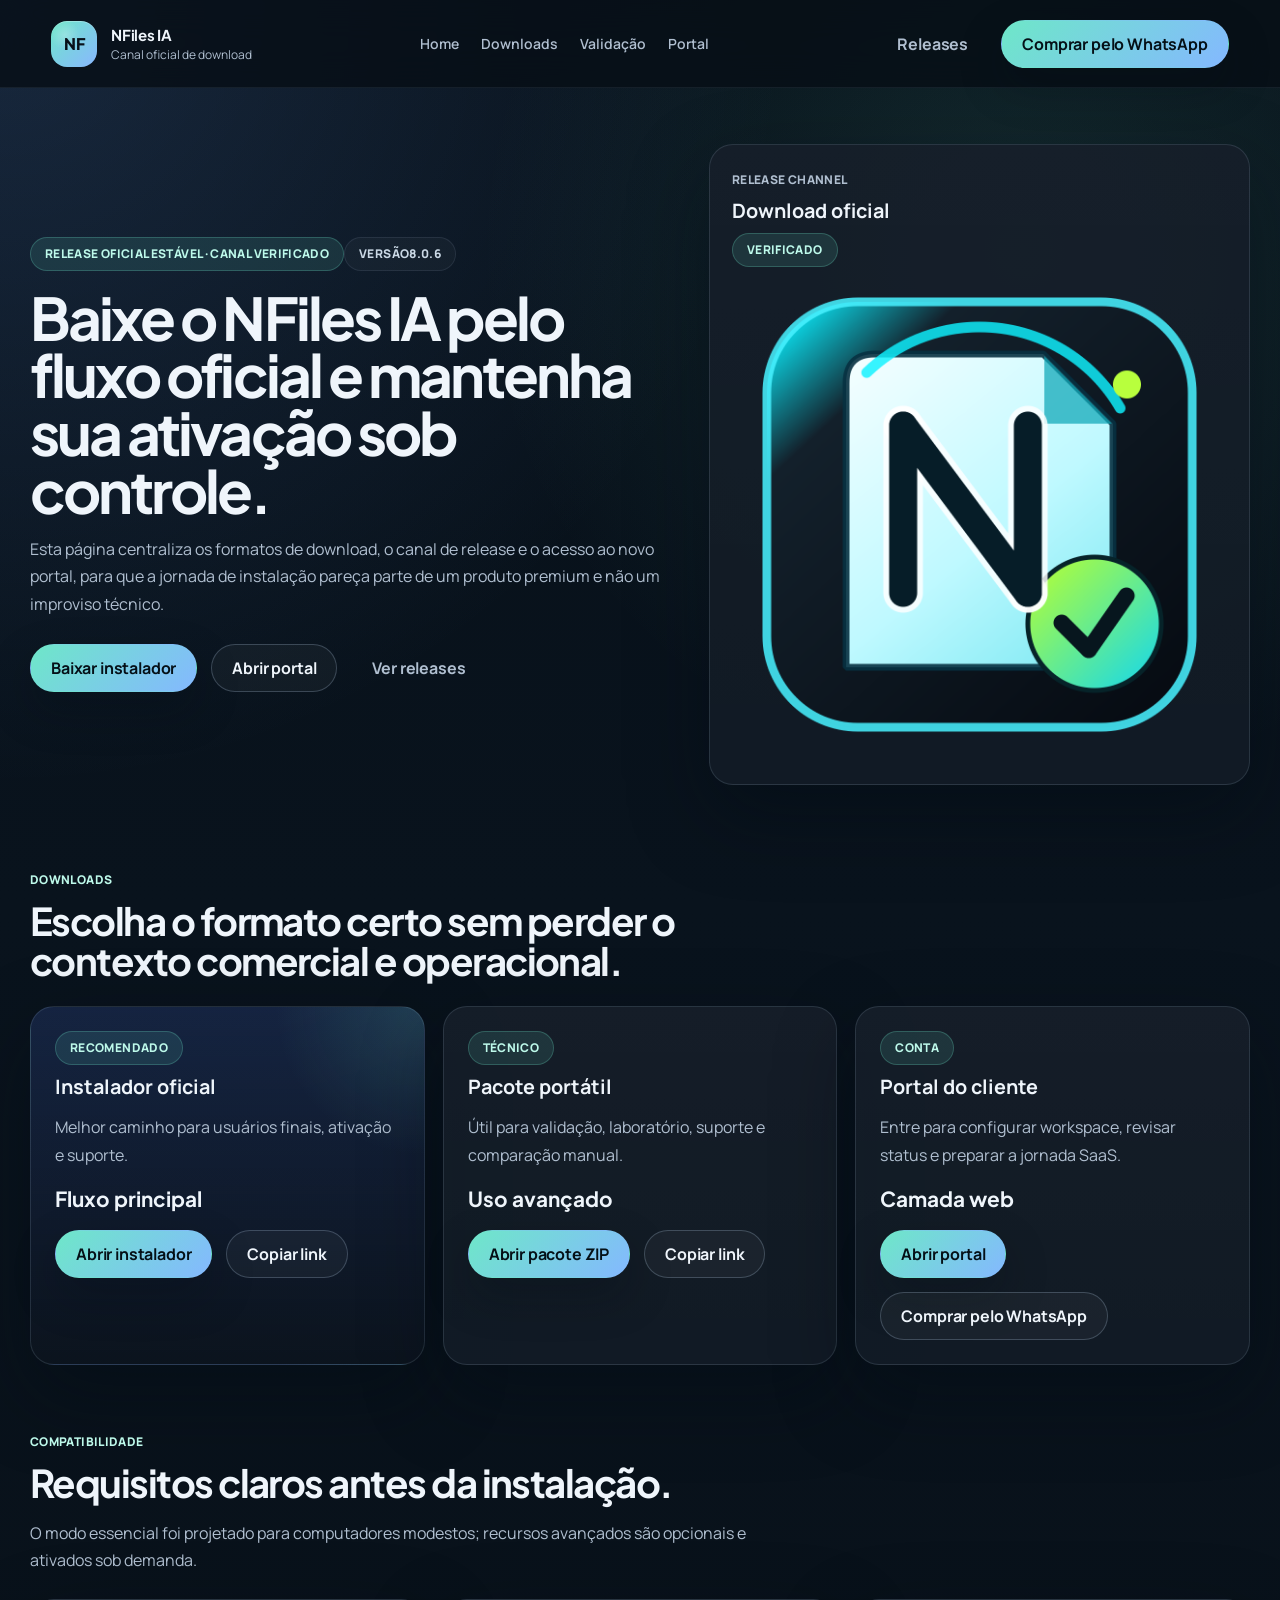
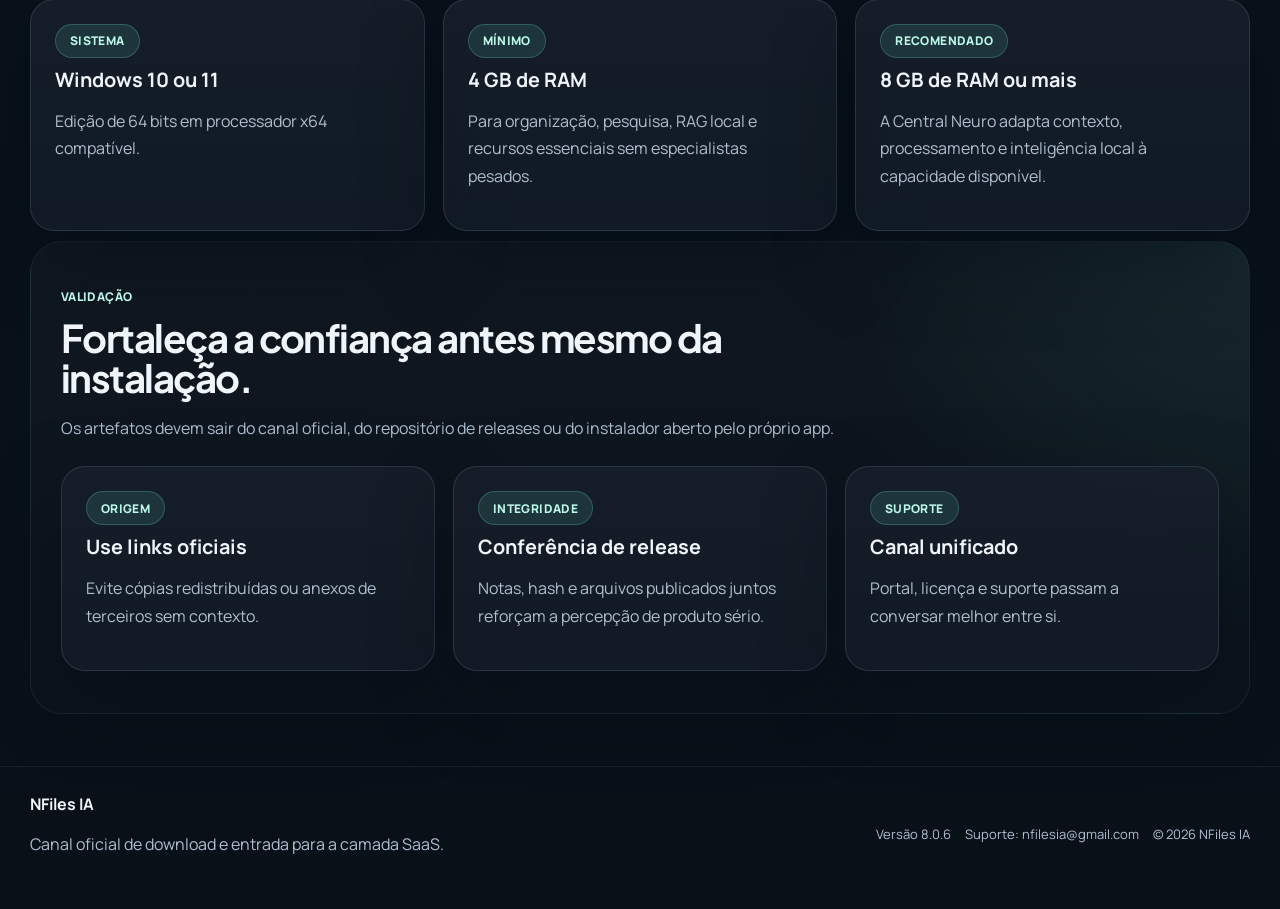
<file: docs/download.html>
<!doctype html>
<html lang="pt-BR">
  <head>
    <meta charset="utf-8" />
    <meta name="viewport" content="width=device-width, initial-scale=1" />
    <meta
      name="description"
      content="Canal oficial de download do NFiles IA com links verificados e acesso ao portal."
    />
    <title>Download oficial | NFiles IA</title>
    <link rel="preconnect" href="https://fonts.googleapis.com" />
    <link rel="preconnect" href="https://fonts.gstatic.com" crossorigin />
    <link
      href="https://fonts.googleapis.com/css2?family=Plus+Jakarta+Sans:wght@500;700;800&family=Manrope:wght@400;500;600;700&display=swap"
      rel="stylesheet"
    />
    <link rel="stylesheet" href="styles.css" />
  </head>
  <body class="theme-premium">
    <a class="skip-link" href="#main-content">Ir para o conteúdo</a>
    <div class="site-shell">
      <header class="topbar">
        <a class="brand" href="index.html" aria-label="NFiles IA">
          <span class="brand-mark">NF</span>
          <span class="brand-copy">
            <strong>NFiles IA</strong>
            <small>Canal oficial de download</small>
          </span>
        </a>

        <nav class="nav" aria-label="Navegação principal">
          <a href="index.html">Home</a>
          <a href="#downloads">Downloads</a>
          <a href="#validacao">Validação</a>
          <a class="js-portal-link" href="app.html">Portal</a>
        </nav>

        <div class="topbar-actions">
          <a class="btn btn-ghost js-release-link" href="https://github.com/neurofiles1982-hub/NFiles-Pro-Update/releases">Releases</a>
          <a class="btn btn-primary js-buy" href="https://wa.me/5515998516105">Comprar pelo WhatsApp</a>
        </div>
      </header>

      <main id="main-content">
        <section class="hero hero-download">
          <div class="hero-grid">
            <div class="hero-copy">
              <div class="eyebrow-row">
                <span class="eyebrow-pill">Release oficial estável · Canal verificado</span>
                <span class="eyebrow-meta">Versão <span class="js-version">8.0.5</span></span>
              </div>
              <h1>Baixe o NFiles IA pelo fluxo oficial e mantenha sua ativação sob controle.</h1>
              <p class="hero-text">
                Esta página centraliza os formatos de download, o canal de release e o acesso ao novo portal,
                para que a jornada de instalação pareça parte de um produto premium e não um improviso técnico.
              </p>
              <div class="actions">
                <a class="btn btn-primary js-installer-link" href="https://github.com/neurofiles1982-hub/NFiles-Pro-Update/releases">Baixar instalador</a>
                <a class="btn btn-secondary js-portal-link" href="app.html">Abrir portal</a>
                <a class="btn btn-ghost js-release-link" href="https://github.com/neurofiles1982-hub/NFiles-Pro-Update/releases">Ver releases</a>
              </div>
            </div>

            <article class="glass-window download-window">
              <div class="dashboard-top">
                <div>
                  <span class="mini-label">Release channel</span>
                  <strong>Download oficial</strong>
                </div>
                <span class="status-chip">Verificado</span>
              </div>
              <img src="media/nfiles-pro-icon.png" alt="Ícone oficial do NFiles IA" class="download-icon" />
            </article>
          </div>
        </section>

        <section id="downloads" class="section-block">
          <div class="section-heading">
            <span class="section-kicker">Downloads</span>
            <h2>Escolha o formato certo sem perder o contexto comercial e operacional.</h2>
          </div>

          <div class="pricing-grid">
            <article class="pricing-card pricing-card-featured">
              <span class="feature-tag">Recomendado</span>
              <h3>Instalador oficial</h3>
              <p>Melhor caminho para usuários finais, ativação e suporte.</p>
              <strong class="price-note">Fluxo principal</strong>
              <div class="actions">
                <a class="btn btn-primary js-installer-link" href="https://github.com/neurofiles1982-hub/NFiles-Pro-Update/releases">Abrir instalador</a>
                <button class="btn btn-secondary js-copy-link" data-link-selector=".js-installer-link" type="button">Copiar link</button>
              </div>
            </article>
            <article class="pricing-card">
              <span class="feature-tag">Técnico</span>
              <h3>Pacote portátil</h3>
              <p>Útil para validação, laboratório, suporte e comparação manual.</p>
              <strong class="price-note">Uso avançado</strong>
              <div class="actions">
                <a class="btn btn-primary js-portable-link" href="https://github.com/neurofiles1982-hub/NFiles-Pro-Update/releases">Abrir pacote ZIP</a>
                <button class="btn btn-secondary js-copy-link" data-link-selector=".js-portable-link" type="button">Copiar link</button>
              </div>
            </article>
            <article class="pricing-card">
              <span class="feature-tag">Conta</span>
              <h3>Portal do cliente</h3>
              <p>Entre para configurar workspace, revisar status e preparar a jornada SaaS.</p>
              <strong class="price-note">Camada web</strong>
              <div class="actions">
                <a class="btn btn-primary js-portal-link" href="app.html">Abrir portal</a>
                <a class="btn btn-secondary js-buy" href="https://wa.me/5515998516105">Comprar pelo WhatsApp</a>
              </div>
            </article>
          </div>
        </section>

        <section id="requisitos" class="section-block">
          <div class="section-heading">
            <span class="section-kicker">Compatibilidade</span>
            <h2>Requisitos claros antes da instalação.</h2>
            <p>O modo essencial foi projetado para computadores modestos; recursos avançados são opcionais e ativados sob demanda.</p>
          </div>
          <div class="proof-grid">
            <article class="feature-panel">
              <span class="feature-tag">Sistema</span>
              <strong>Windows 10 ou 11</strong>
              <p>Edição de 64 bits em processador x64 compatível.</p>
            </article>
            <article class="feature-panel">
              <span class="feature-tag">Mínimo</span>
              <strong>4 GB de RAM</strong>
              <p>Para organização, pesquisa, RAG local e recursos essenciais sem especialistas pesados.</p>
            </article>
            <article class="feature-panel">
              <span class="feature-tag">Recomendado</span>
              <strong>8 GB de RAM ou mais</strong>
              <p>A Central Neuro adapta contexto, processamento e inteligência local à capacidade disponível.</p>
            </article>
          </div>
        </section>

        <section id="validacao" class="section-block section-highlight">
          <div class="section-heading">
            <span class="section-kicker">Validação</span>
            <h2>Fortaleça a confiança antes mesmo da instalação.</h2>
            <p>
              Os artefatos devem sair do canal oficial, do repositório de releases ou do instalador aberto pelo próprio app.
            </p>
          </div>

          <div class="proof-grid">
            <article class="feature-panel">
              <span class="feature-tag">Origem</span>
              <strong>Use links oficiais</strong>
              <p>Evite cópias redistribuídas ou anexos de terceiros sem contexto.</p>
            </article>
            <article class="feature-panel">
              <span class="feature-tag">Integridade</span>
              <strong>Conferência de release</strong>
              <p>Notas, hash e arquivos publicados juntos reforçam a percepção de produto sério.</p>
            </article>
            <article class="feature-panel">
              <span class="feature-tag">Suporte</span>
              <strong>Canal unificado</strong>
              <p>Portal, licença e suporte passam a conversar melhor entre si.</p>
            </article>
          </div>
        </section>
      </main>

      <footer class="footer">
        <div class="footer-inner">
          <div>
            <strong>NFiles IA</strong>
            <p>Canal oficial de download e entrada para a camada SaaS.</p>
          </div>
          <div class="footer-meta">
            <span>Versão <span class="js-version">8.0.5</span></span>
            <span>Suporte: <span class="js-support-email">nfilesia@gmail.com</span></span>
            <span>&copy; <span class="js-current-year">2026</span> NFiles IA</span>
          </div>
        </div>
      </footer>
    </div>

    <script src="config.js"></script>
    <script src="site.js"></script>
  </body>
</html>
</file>
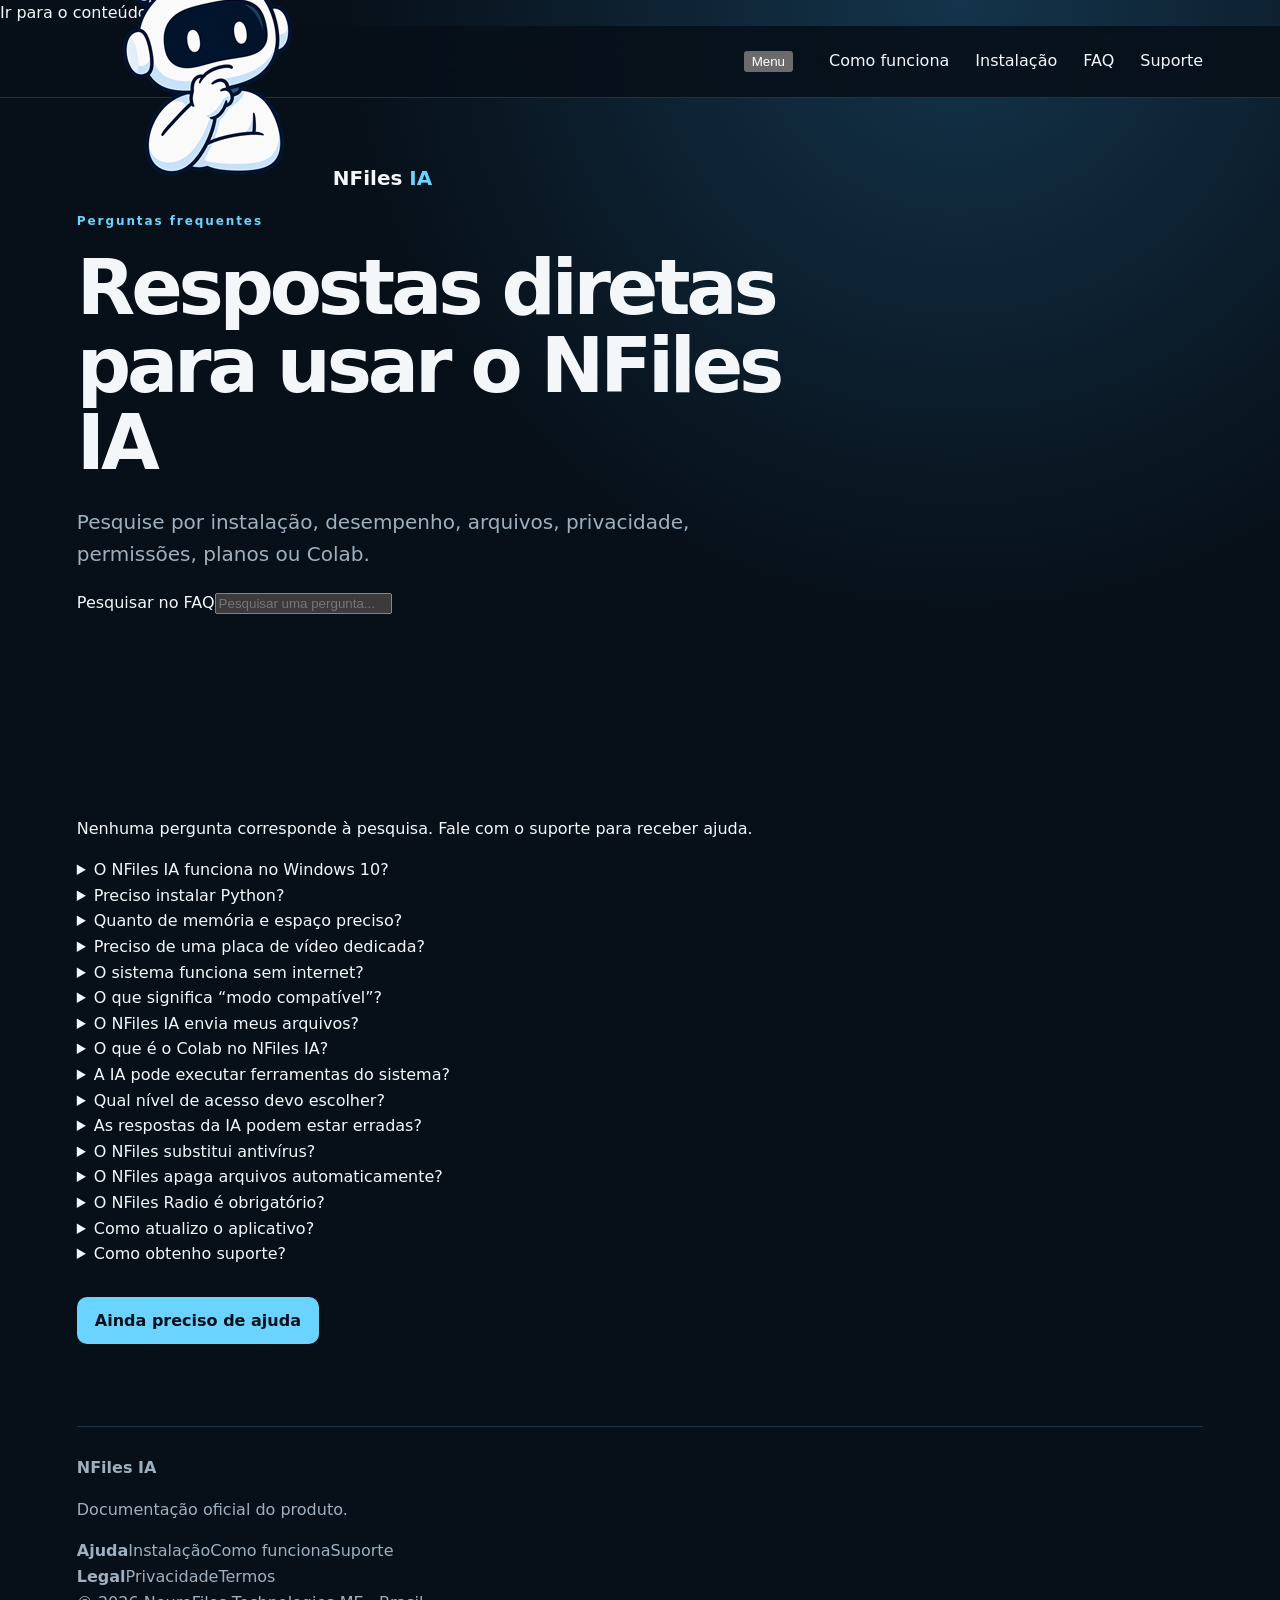
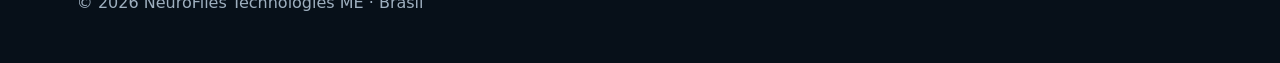
<file: docs/faq.html>
<!doctype html><html lang="pt-BR"><head><meta charset="utf-8"><meta name="viewport" content="width=device-width,initial-scale=1"><meta name="description" content="Perguntas frequentes oficiais sobre instalação, segurança, privacidade, IA, Colab e suporte do NFiles IA."><meta name="theme-color" content="#071019"><link rel="canonical" href="https://neurofiles1982-hub.github.io/NFiles-IA-Update/faq.html"><link rel="icon" href="media/nfiles-ia-icon.png"><link rel="stylesheet" href="site.css"><title>Perguntas frequentes — NFiles IA</title></head><body>
<a class="skip-link" href="#conteudo">Ir para o conteúdo</a><header class="site-header"><div class="nav"><a class="brand" href="index.html"><img src="media/nfiles-ia-icon.png" alt=""><strong>NFiles <span>IA</span></strong></a><button class="menu-button" data-menu aria-expanded="false" aria-controls="menu">Menu</button><nav class="nav-links" id="menu" data-nav-links aria-label="Navegação principal"><a href="como-funciona.html">Como funciona</a><a href="instalacao.html">Instalação</a><a aria-current="page" href="faq.html">FAQ</a><a href="suporte.html">Suporte</a></nav></div></header>
<main id="conteudo"><section class="container hero compact"><div><p class="eyebrow">Perguntas frequentes</p><h1>Respostas diretas para usar o NFiles IA</h1><p class="lead">Pesquise por instalação, desempenho, arquivos, privacidade, permissões, planos ou Colab.</p><div class="faq-tools"><label><span class="skip-link">Pesquisar no FAQ</span><input class="faq-search" data-faq-search type="search" placeholder="Pesquisar uma pergunta..." autocomplete="off"></label></div></div></section>
<section class="container"><p class="faq-empty" data-faq-empty>Nenhuma pergunta corresponde à pesquisa. Fale com o suporte para receber ajuda.</p><div class="faq-list">
<details data-faq-item><summary>O NFiles IA funciona no Windows 10?</summary><p>Sim. A versão para desktop é destinada ao Windows 10 versão 1809 ou posterior e ao Windows 11, ambos em 64 bits. Recomendamos manter o Windows atualizado.</p></details>
<details data-faq-item><summary>Preciso instalar Python?</summary><p>Não. O instalador oficial fornece as dependências necessárias. Python é requisito somente para desenvolvedores que executam o código-fonte.</p></details>
<details data-faq-item><summary>Quanto de memória e espaço preciso?</summary><p>O mínimo funcional é 4 GB de RAM e 6 GB livres. Para uma experiência melhor, recomendamos 8 GB de RAM e 10 GB livres em SSD.</p></details>
<details data-faq-item><summary>Preciso de uma placa de vídeo dedicada?</summary><p>Não. O NFiles IA funciona em CPU e adapta o uso de recursos. Uma máquina mais forte pode acelerar tarefas, mas não é necessária para abrir e usar as funções essenciais.</p></details>
<details data-faq-item><summary>O sistema funciona sem internet?</summary><p>Funções locais já instaladas podem funcionar offline. Internet é necessária para download, atualizações, pesquisa web, conexão com Colab e componentes opcionais.</p></details>
<details data-faq-item><summary>O que significa “modo compatível”?</summary><p>Significa que o NFiles IA ajustou automaticamente memória, processador e tempo de resposta para o computador atual. As funções e proteções do produto continuam disponíveis dentro dos limites do hardware.</p></details>
<details data-faq-item><summary>O NFiles IA envia meus arquivos?</summary><p>Não silenciosamente. Arquivos selecionados são processados localmente por padrão. Ao usar voluntariamente Colab, pesquisa web ou suporte, somente o conteúdo necessário à ação escolhida pode ser transmitido conforme a política de privacidade.</p></details>
<details data-faq-item><summary>O que é o Colab no NFiles IA?</summary><p>É uma opção para conectar uma sessão temporária criada pelo próprio usuário e acelerar respostas. A conexão não é obrigatória, o token não deve ser compartilhado e a sessão pode expirar.</p></details>
<details data-faq-item><summary>A IA pode executar ferramentas do sistema?</summary><p>Sim, apenas por meio do catálogo interno do NFiles e conforme o nível de acesso escolhido. Caminhos, permissões, plano, risco e necessidade de confirmação são verificados.</p></details>
<details data-faq-item><summary>Qual nível de acesso devo escolher?</summary><p>Comece com “Perguntar antes”. “Aprovar para mim” automatiza ações autorizadas mantendo confirmação nas destrutivas. “Acesso total” deve ser usado somente quando você compreender a tarefa.</p></details>
<details data-faq-item><summary>As respostas da IA podem estar erradas?</summary><p>Sim. Conteúdo gerado pode conter erros ou ficar incompleto. Revise respostas importantes e denuncie conteúdo inadequado pelo recurso disponível no chat ou pelo suporte.</p></details>
<details data-faq-item><summary>O NFiles substitui antivírus?</summary><p>Não. As verificações de segurança são complementares. Mantenha o Microsoft Defender ou outro antivírus confiável ativo e atualizado.</p></details>
<details data-faq-item><summary>O NFiles apaga arquivos automaticamente?</summary><p>As telas de limpeza, organização e duplicados apresentam prévias. Alterações dependem da ação do usuário e das confirmações previstas pelo nível de acesso.</p></details>
<details data-faq-item><summary>O NFiles Radio é obrigatório?</summary><p>Não. Ele é gratuito, separado e opcional. No instalador, permanece desmarcado por padrão e só é baixado quando o usuário escolhe essa opção.</p></details>
<details data-faq-item><summary>Como atualizo o aplicativo?</summary><p>Use o canal oficial de atualizações ou a Microsoft Store quando a edição estiver disponível nela. Não instale atualizações oferecidas por páginas de terceiros.</p></details>
<details data-faq-item><summary>Como obtenho suporte?</summary><p>Acesse a página de suporte para usar o e-mail, telefone/WhatsApp ou abrir uma solicitação pública sem incluir dados pessoais.</p></details>
</div><div class="actions"><a class="button secondary" href="suporte.html">Ainda preciso de ajuda</a></div></section></main>
<footer class="site-footer"><div class="footer-inner"><div><strong>NFiles IA</strong><p>Documentação oficial do produto.</p></div><div class="footer-links"><strong>Ajuda</strong><a href="instalacao.html">Instalação</a><a href="como-funciona.html">Como funciona</a><a href="suporte.html">Suporte</a></div><div class="footer-links"><strong>Legal</strong><a href="privacy.html">Privacidade</a><a href="terms.html">Termos</a></div><div class="copyright">© <span data-year>2026</span> NeuroFiles Technologies ME · Brasil</div></div></footer><script src="site.js"></script></body></html>
</file>
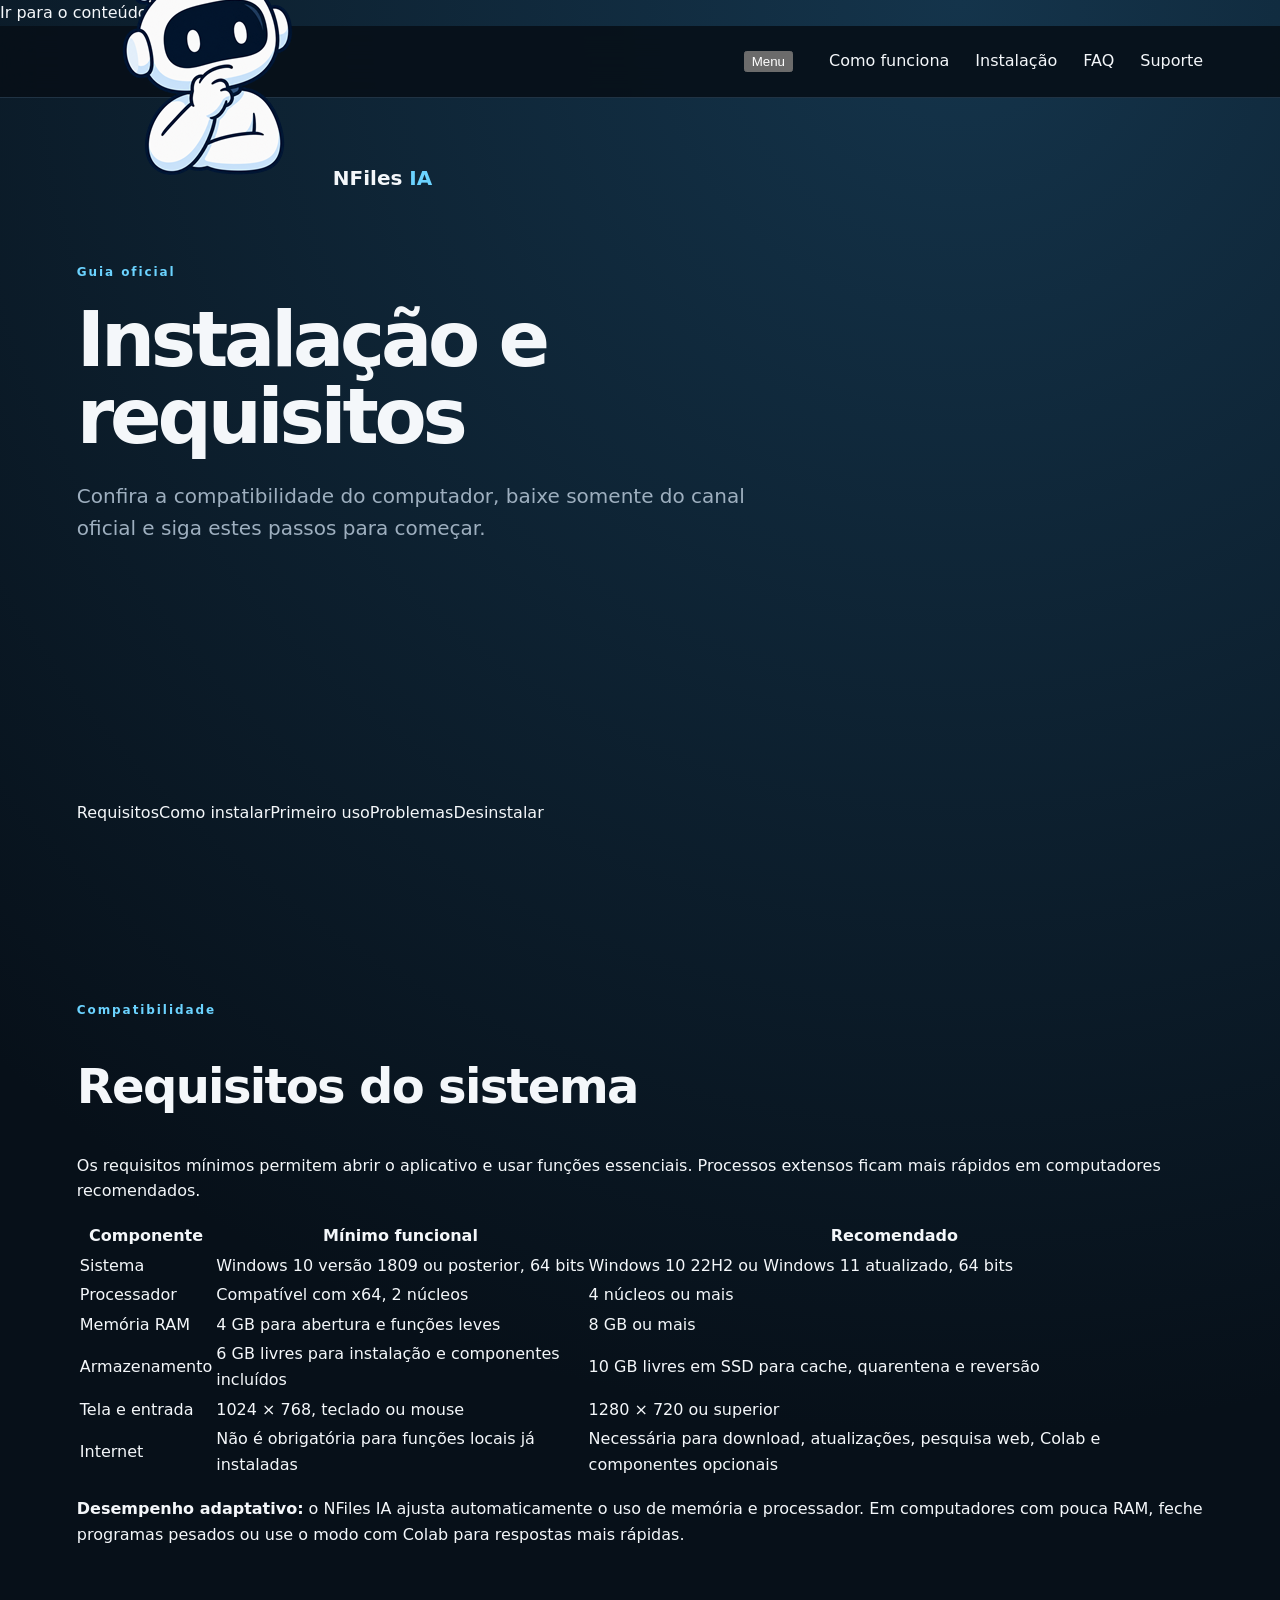
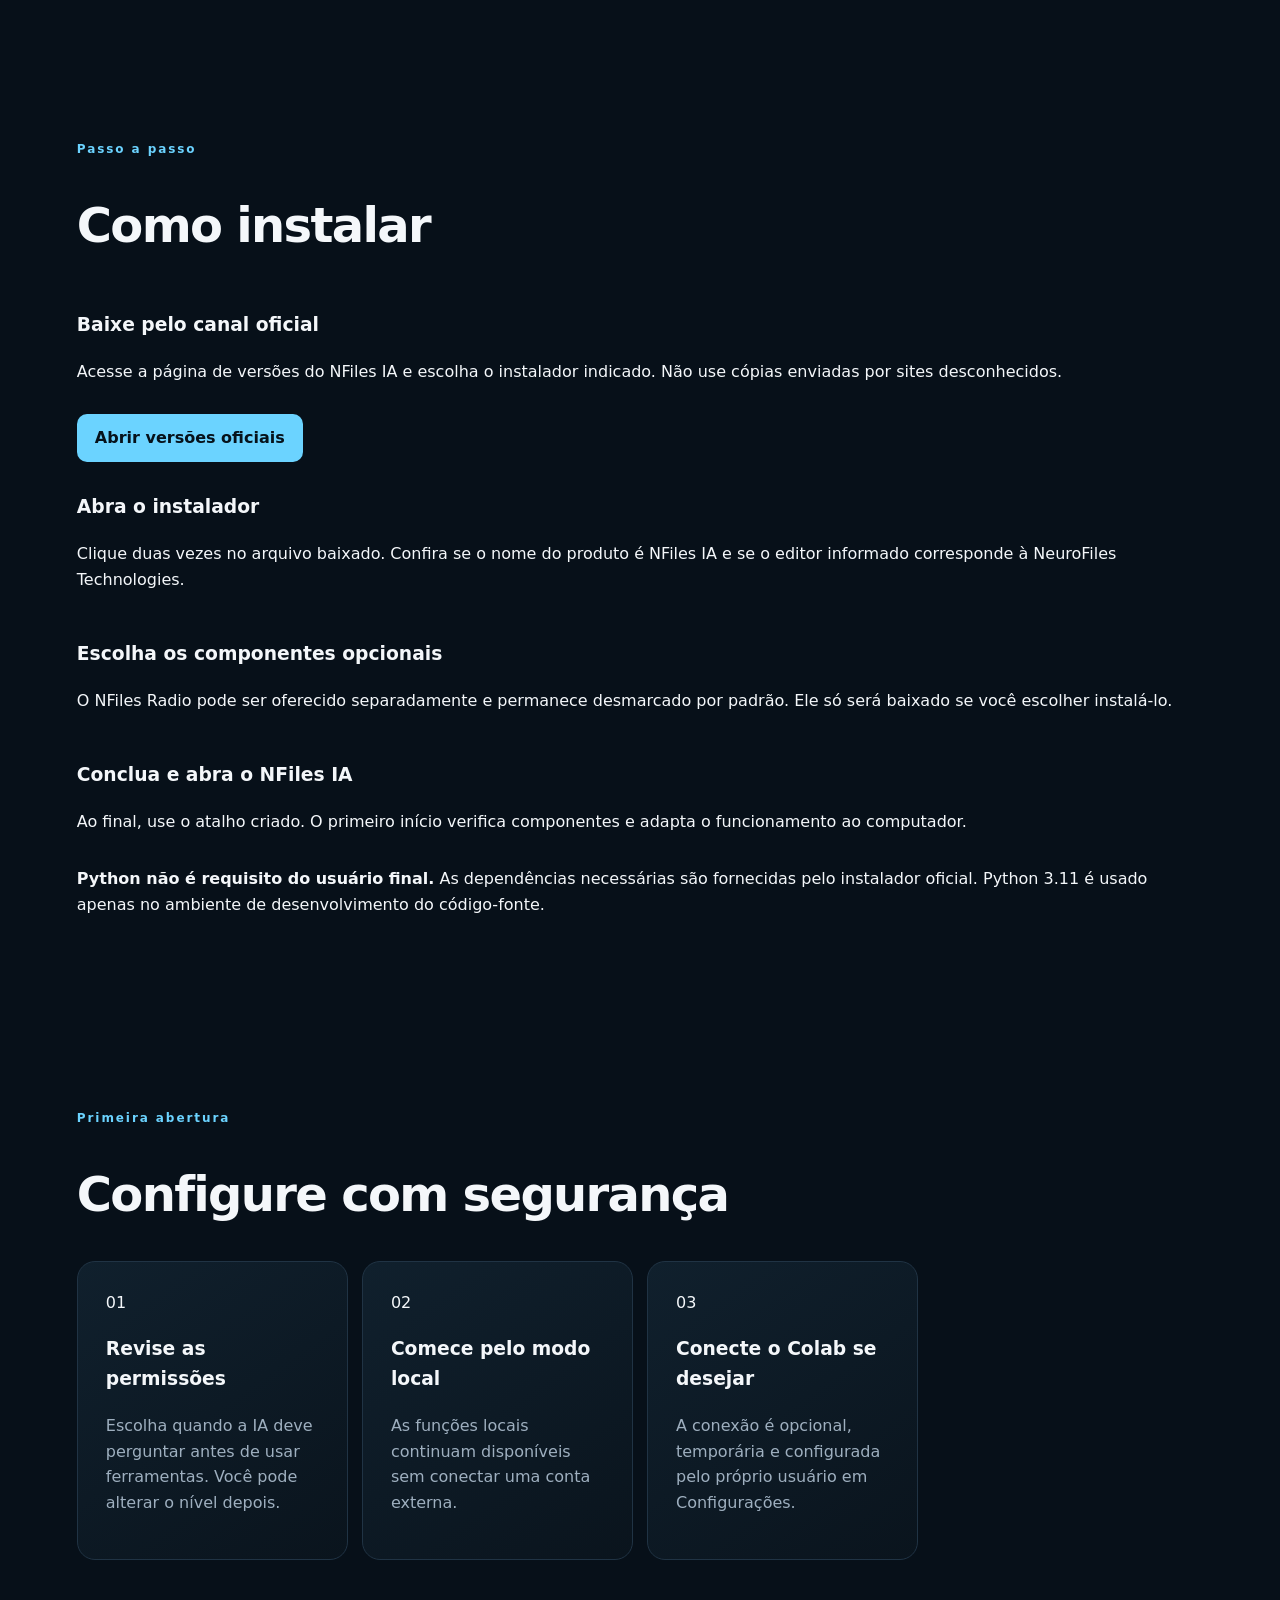
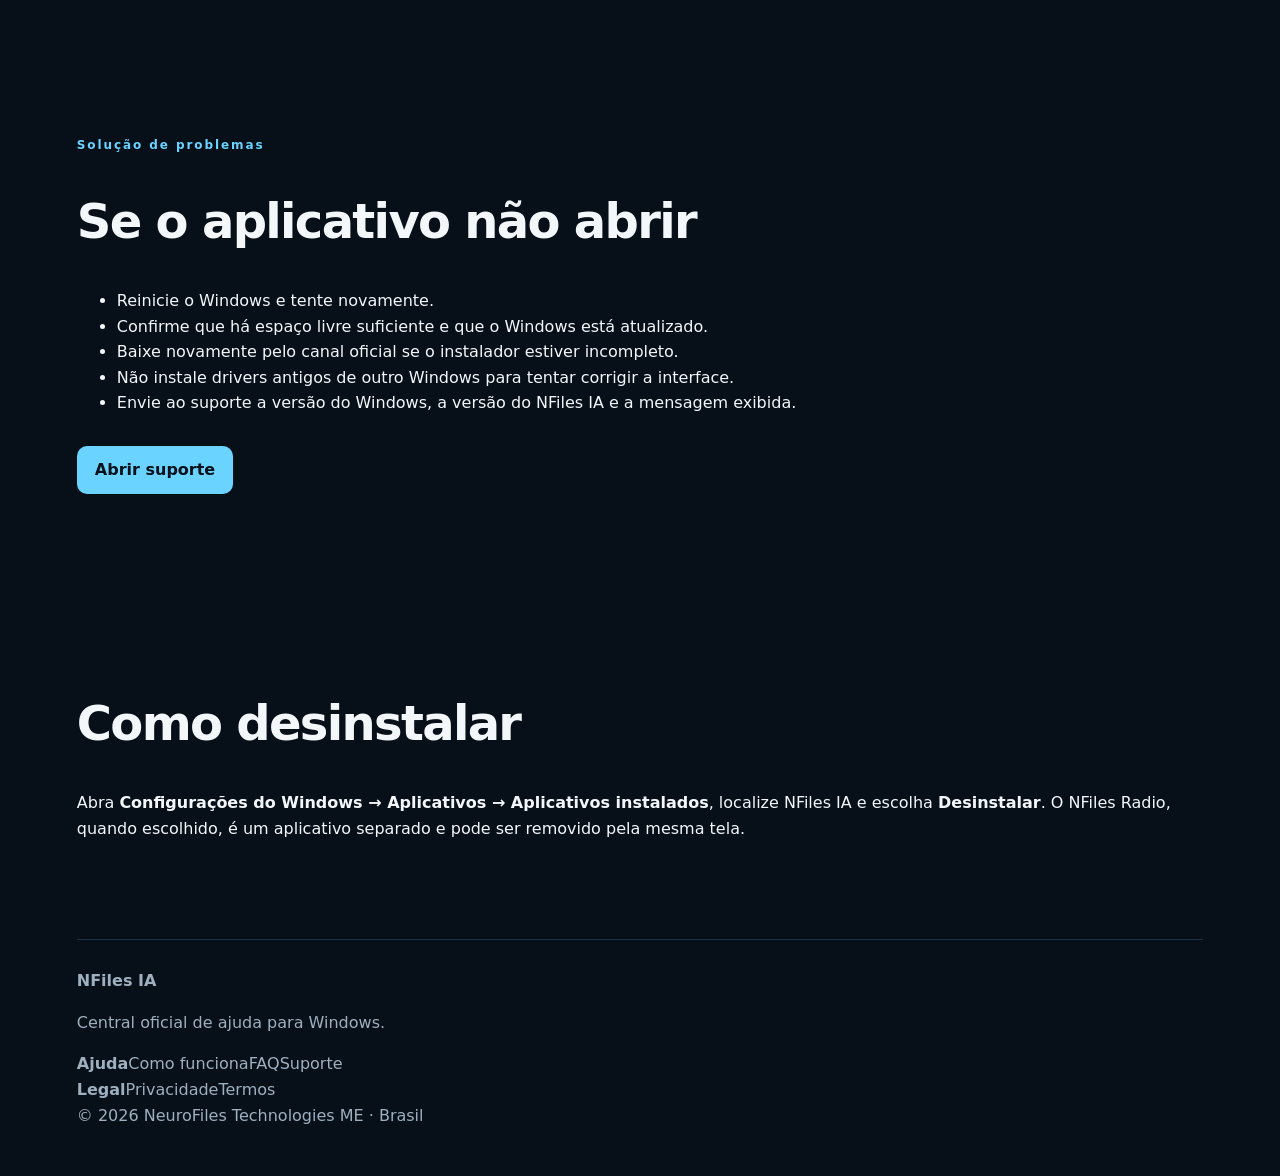
<file: docs/instalacao.html>
<!doctype html><html lang="pt-BR"><head><meta charset="utf-8"><meta name="viewport" content="width=device-width,initial-scale=1"><meta name="description" content="Guia oficial de instalação e requisitos do NFiles IA para Windows 10 e Windows 11."><meta name="theme-color" content="#071019"><link rel="canonical" href="https://neurofiles1982-hub.github.io/NFiles-IA-Update/instalacao.html"><link rel="icon" href="media/nfiles-ia-icon.png"><link rel="stylesheet" href="site.css"><title>Instalação e requisitos — NFiles IA</title></head><body>
<a class="skip-link" href="#conteudo">Ir para o conteúdo</a><header class="site-header"><div class="nav"><a class="brand" href="index.html"><img src="media/nfiles-ia-icon.png" alt=""><strong>NFiles <span>IA</span></strong></a><button class="menu-button" data-menu aria-expanded="false" aria-controls="menu">Menu</button><nav class="nav-links" id="menu" data-nav-links aria-label="Navegação principal"><a href="como-funciona.html">Como funciona</a><a aria-current="page" href="instalacao.html">Instalação</a><a href="faq.html">FAQ</a><a href="suporte.html">Suporte</a></nav></div></header>
<main id="conteudo"><section class="container hero compact"><div><p class="eyebrow">Guia oficial</p><h1>Instalação e requisitos</h1><p class="lead">Confira a compatibilidade do computador, baixe somente do canal oficial e siga estes passos para começar.</p></div></section>
<section class="container"><nav class="quick-nav" aria-label="Nesta página"><a href="#requisitos">Requisitos</a><a href="#instalar">Como instalar</a><a href="#primeiro-uso">Primeiro uso</a><a href="#problemas">Problemas</a><a href="#desinstalar">Desinstalar</a></nav></section>
<section class="section" id="requisitos"><div class="container"><div class="section-heading"><p class="eyebrow">Compatibilidade</p><h2>Requisitos do sistema</h2><p class="muted">Os requisitos mínimos permitem abrir o aplicativo e usar funções essenciais. Processos extensos ficam mais rápidos em computadores recomendados.</p></div><div class="table-wrap"><table class="requirements"><thead><tr><th>Componente</th><th>Mínimo funcional</th><th>Recomendado</th></tr></thead><tbody>
<tr><td>Sistema</td><td>Windows 10 versão 1809 ou posterior, 64 bits</td><td>Windows 10 22H2 ou Windows 11 atualizado, 64 bits</td></tr>
<tr><td>Processador</td><td>Compatível com x64, 2 núcleos</td><td>4 núcleos ou mais</td></tr>
<tr><td>Memória RAM</td><td>4 GB para abertura e funções leves</td><td>8 GB ou mais</td></tr>
<tr><td>Armazenamento</td><td>6 GB livres para instalação e componentes incluídos</td><td>10 GB livres em SSD para cache, quarentena e reversão</td></tr>
<tr><td>Tela e entrada</td><td>1024 × 768, teclado ou mouse</td><td>1280 × 720 ou superior</td></tr>
<tr><td>Internet</td><td>Não é obrigatória para funções locais já instaladas</td><td>Necessária para download, atualizações, pesquisa web, Colab e componentes opcionais</td></tr>
</tbody></table></div><p class="notice warning"><strong>Desempenho adaptativo:</strong> o NFiles IA ajusta automaticamente o uso de memória e processador. Em computadores com pouca RAM, feche programas pesados ou use o modo com Colab para respostas mais rápidas.</p></div></section>
<section class="section" id="instalar"><div class="container"><div class="section-heading"><p class="eyebrow">Passo a passo</p><h2>Como instalar</h2></div><div class="steps">
<div class="step"><h3>Baixe pelo canal oficial</h3><p>Acesse a página de versões do NFiles IA e escolha o instalador indicado. Não use cópias enviadas por sites desconhecidos.</p><div class="actions"><a class="button secondary" href="https://github.com/neurofiles1982-hub/NFiles-IA-Update/releases">Abrir versões oficiais</a></div></div>
<div class="step"><h3>Abra o instalador</h3><p>Clique duas vezes no arquivo baixado. Confira se o nome do produto é NFiles IA e se o editor informado corresponde à NeuroFiles Technologies.</p></div>
<div class="step"><h3>Escolha os componentes opcionais</h3><p>O NFiles Radio pode ser oferecido separadamente e permanece desmarcado por padrão. Ele só será baixado se você escolher instalá-lo.</p></div>
<div class="step"><h3>Conclua e abra o NFiles IA</h3><p>Ao final, use o atalho criado. O primeiro início verifica componentes e adapta o funcionamento ao computador.</p></div>
</div><p class="notice"><strong>Python não é requisito do usuário final.</strong> As dependências necessárias são fornecidas pelo instalador oficial. Python 3.11 é usado apenas no ambiente de desenvolvimento do código-fonte.</p></div></section>
<section class="section" id="primeiro-uso"><div class="container"><div class="section-heading"><p class="eyebrow">Primeira abertura</p><h2>Configure com segurança</h2></div><div class="grid"><article class="card"><span class="number">01</span><h3>Revise as permissões</h3><p>Escolha quando a IA deve perguntar antes de usar ferramentas. Você pode alterar o nível depois.</p></article><article class="card"><span class="number">02</span><h3>Comece pelo modo local</h3><p>As funções locais continuam disponíveis sem conectar uma conta externa.</p></article><article class="card"><span class="number">03</span><h3>Conecte o Colab se desejar</h3><p>A conexão é opcional, temporária e configurada pelo próprio usuário em Configurações.</p></article></div></div></section>
<section class="section" id="problemas"><div class="container"><div class="section-heading"><p class="eyebrow">Solução de problemas</p><h2>Se o aplicativo não abrir</h2></div><ul class="check-list"><li>Reinicie o Windows e tente novamente.</li><li>Confirme que há espaço livre suficiente e que o Windows está atualizado.</li><li>Baixe novamente pelo canal oficial se o instalador estiver incompleto.</li><li>Não instale drivers antigos de outro Windows para tentar corrigir a interface.</li><li>Envie ao suporte a versão do Windows, a versão do NFiles IA e a mensagem exibida.</li></ul><div class="actions"><a class="button secondary" href="suporte.html">Abrir suporte</a></div></div></section>
<section class="section" id="desinstalar"><div class="container"><h2>Como desinstalar</h2><p class="muted">Abra <strong>Configurações do Windows → Aplicativos → Aplicativos instalados</strong>, localize NFiles IA e escolha <strong>Desinstalar</strong>. O NFiles Radio, quando escolhido, é um aplicativo separado e pode ser removido pela mesma tela.</p></div></section></main>
<footer class="site-footer"><div class="footer-inner"><div><strong>NFiles IA</strong><p>Central oficial de ajuda para Windows.</p></div><div class="footer-links"><strong>Ajuda</strong><a href="como-funciona.html">Como funciona</a><a href="faq.html">FAQ</a><a href="suporte.html">Suporte</a></div><div class="footer-links"><strong>Legal</strong><a href="privacy.html">Privacidade</a><a href="terms.html">Termos</a></div><div class="copyright">© <span data-year>2026</span> NeuroFiles Technologies ME · Brasil</div></div></footer><script src="site.js"></script></body></html>
</file>
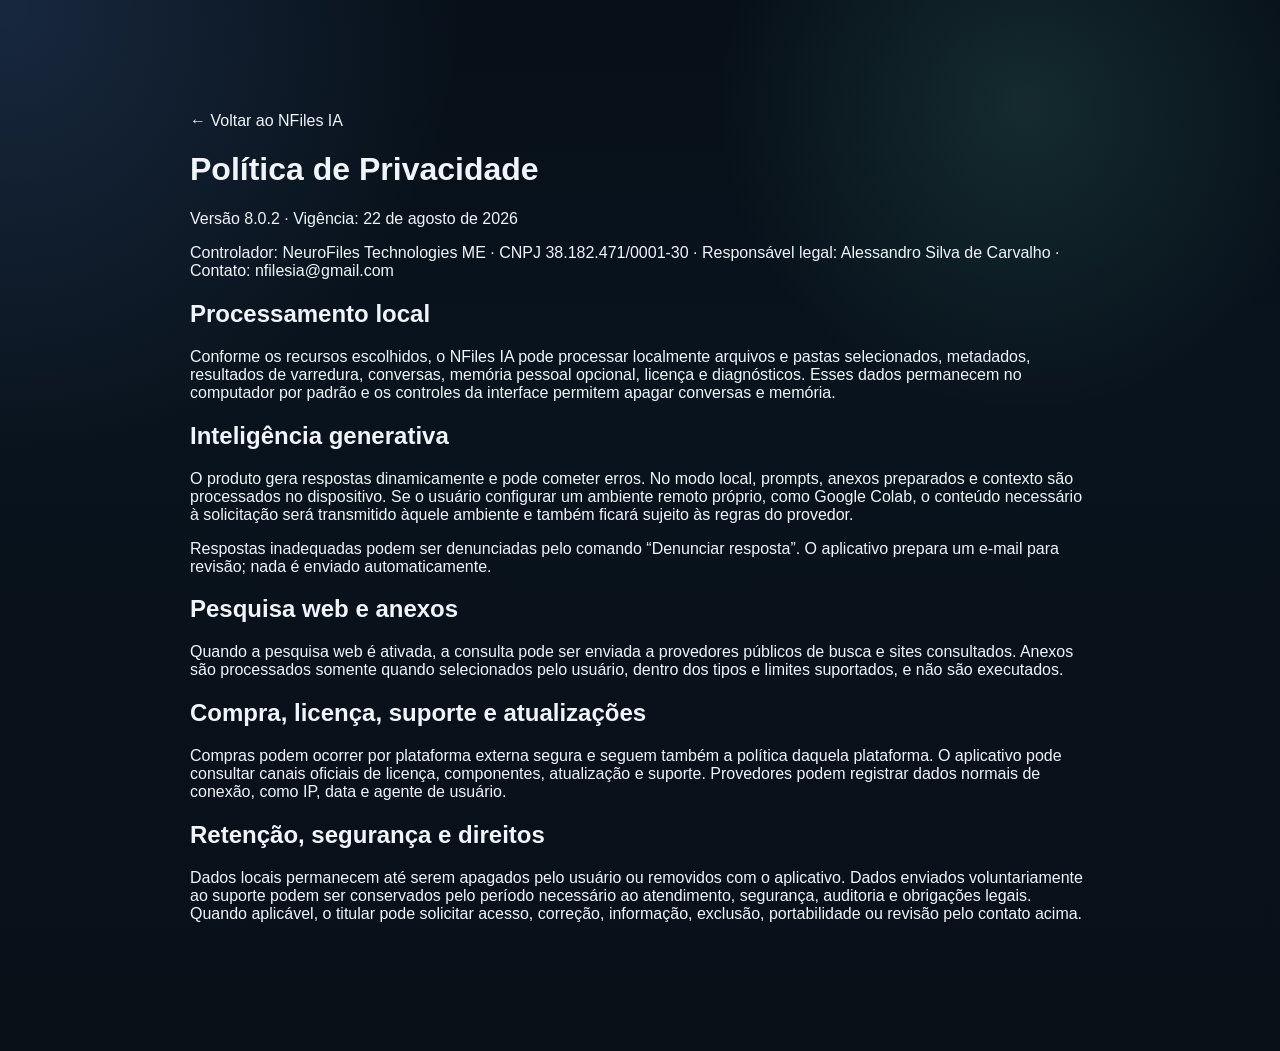
<file: docs/privacy.html>
<!doctype html>
<html lang="pt-BR">
<head>
  <meta charset="utf-8" />
  <meta name="viewport" content="width=device-width, initial-scale=1" />
  <title>Política de Privacidade — NFiles IA</title>
  <meta name="description" content="Política de Privacidade do NFiles IA." />
  <link rel="stylesheet" href="styles.css" />
</head>
<body>
  <main class="nf-section" style="max-width:900px;margin:auto">
    <a href="index.html">← Voltar ao NFiles IA</a>
    <h1>Política de Privacidade</h1>
    <p>Versão 8.0.2 · Vigência: 22 de agosto de 2026</p>
    <p>Controlador: NeuroFiles Technologies ME · CNPJ 38.182.471/0001-30 · Responsável legal: Alessandro Silva de Carvalho · Contato: <a href="mailto:nfilesia@gmail.com">nfilesia@gmail.com</a></p>

    <h2>Processamento local</h2>
    <p>Conforme os recursos escolhidos, o NFiles IA pode processar localmente arquivos e pastas selecionados, metadados, resultados de varredura, conversas, memória pessoal opcional, licença e diagnósticos. Esses dados permanecem no computador por padrão e os controles da interface permitem apagar conversas e memória.</p>

    <h2>Inteligência generativa</h2>
    <p>O produto gera respostas dinamicamente e pode cometer erros. No modo local, prompts, anexos preparados e contexto são processados no dispositivo. Se o usuário configurar um ambiente remoto próprio, como Google Colab, o conteúdo necessário à solicitação será transmitido àquele ambiente e também ficará sujeito às regras do provedor.</p>
    <p>Respostas inadequadas podem ser denunciadas pelo comando “Denunciar resposta”. O aplicativo prepara um e-mail para revisão; nada é enviado automaticamente.</p>

    <h2>Pesquisa web e anexos</h2>
    <p>Quando a pesquisa web é ativada, a consulta pode ser enviada a provedores públicos de busca e sites consultados. Anexos são processados somente quando selecionados pelo usuário, dentro dos tipos e limites suportados, e não são executados.</p>

    <h2>Compra, licença, suporte e atualizações</h2>
    <p>Compras podem ocorrer por plataforma externa segura e seguem também a política daquela plataforma. O aplicativo pode consultar canais oficiais de licença, componentes, atualização e suporte. Provedores podem registrar dados normais de conexão, como IP, data e agente de usuário.</p>

    <h2>Retenção, segurança e direitos</h2>
    <p>Dados locais permanecem até serem apagados pelo usuário ou removidos com o aplicativo. Dados enviados voluntariamente ao suporte podem ser conservados pelo período necessário ao atendimento, segurança, auditoria e obrigações legais. Quando aplicável, o titular pode solicitar acesso, correção, informação, exclusão, portabilidade ou revisão pelo contato acima.</p>
  </main>
</body>
</html>
</file>
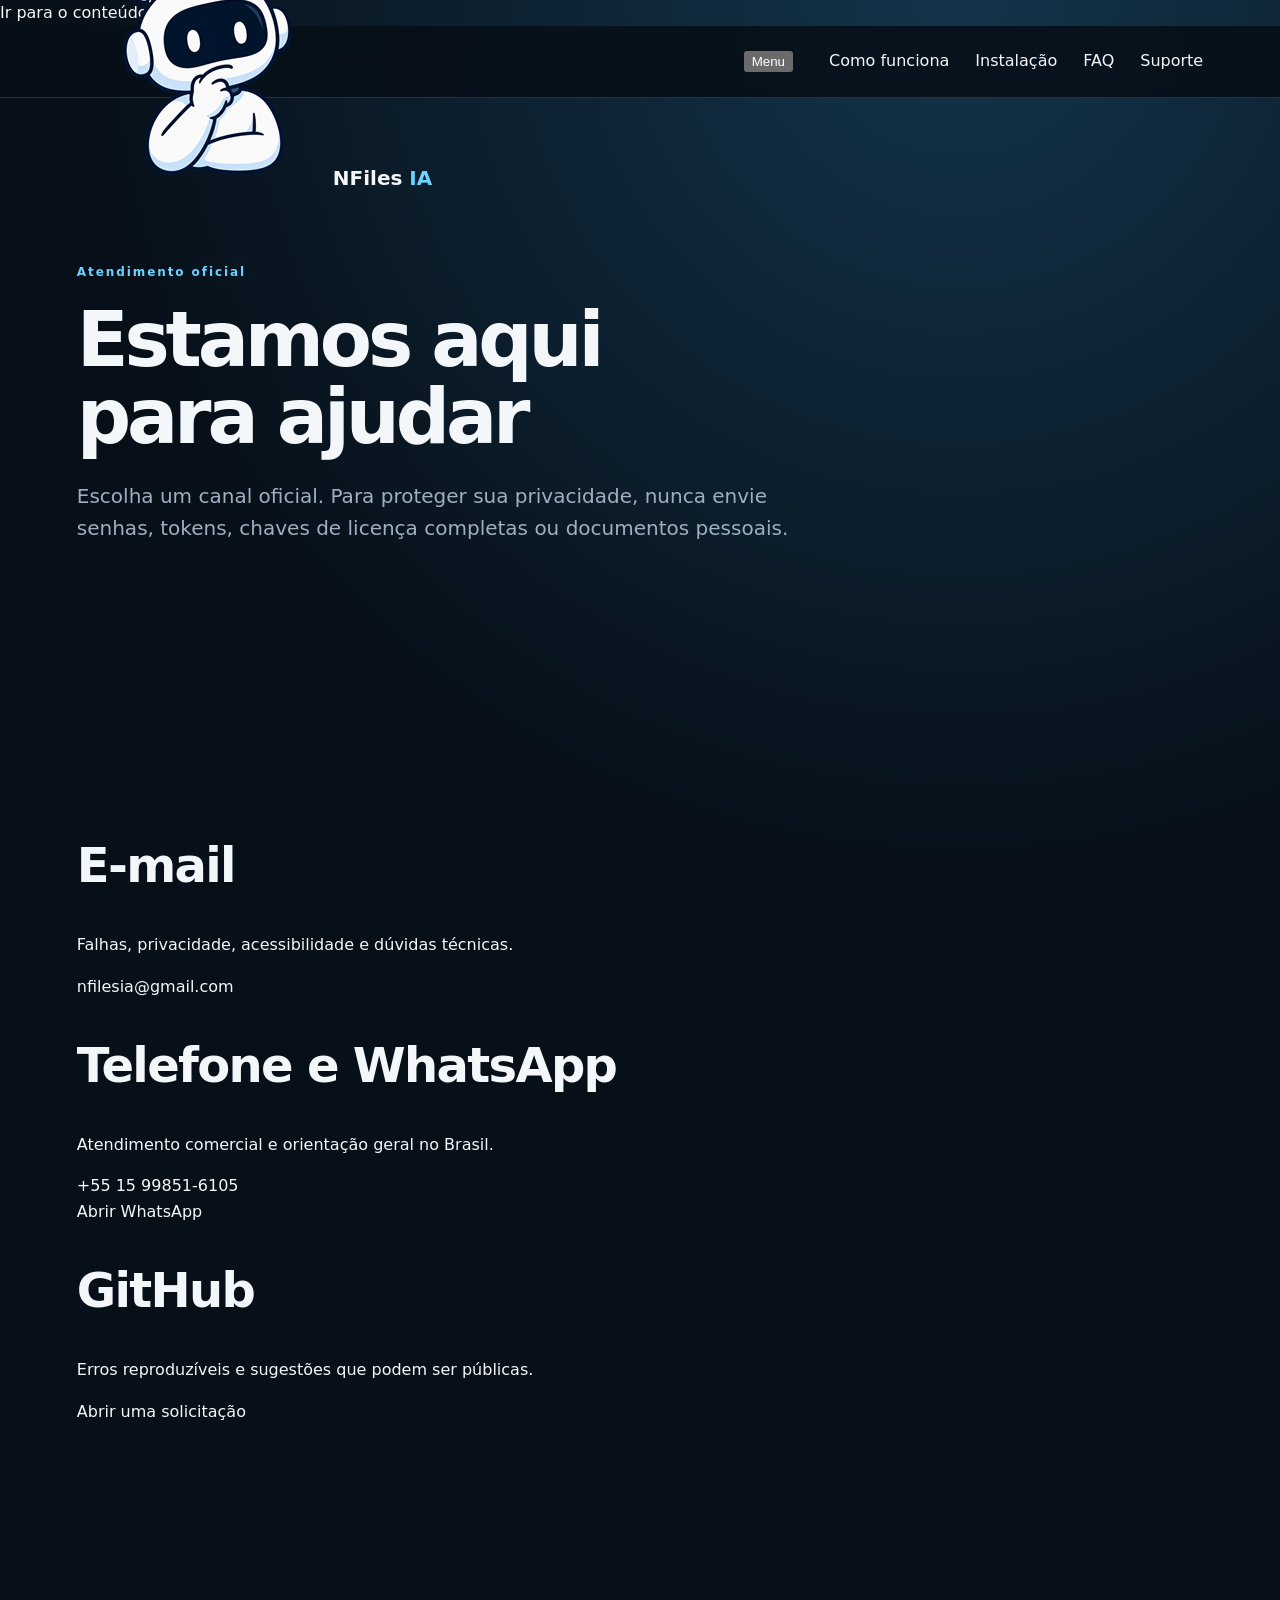
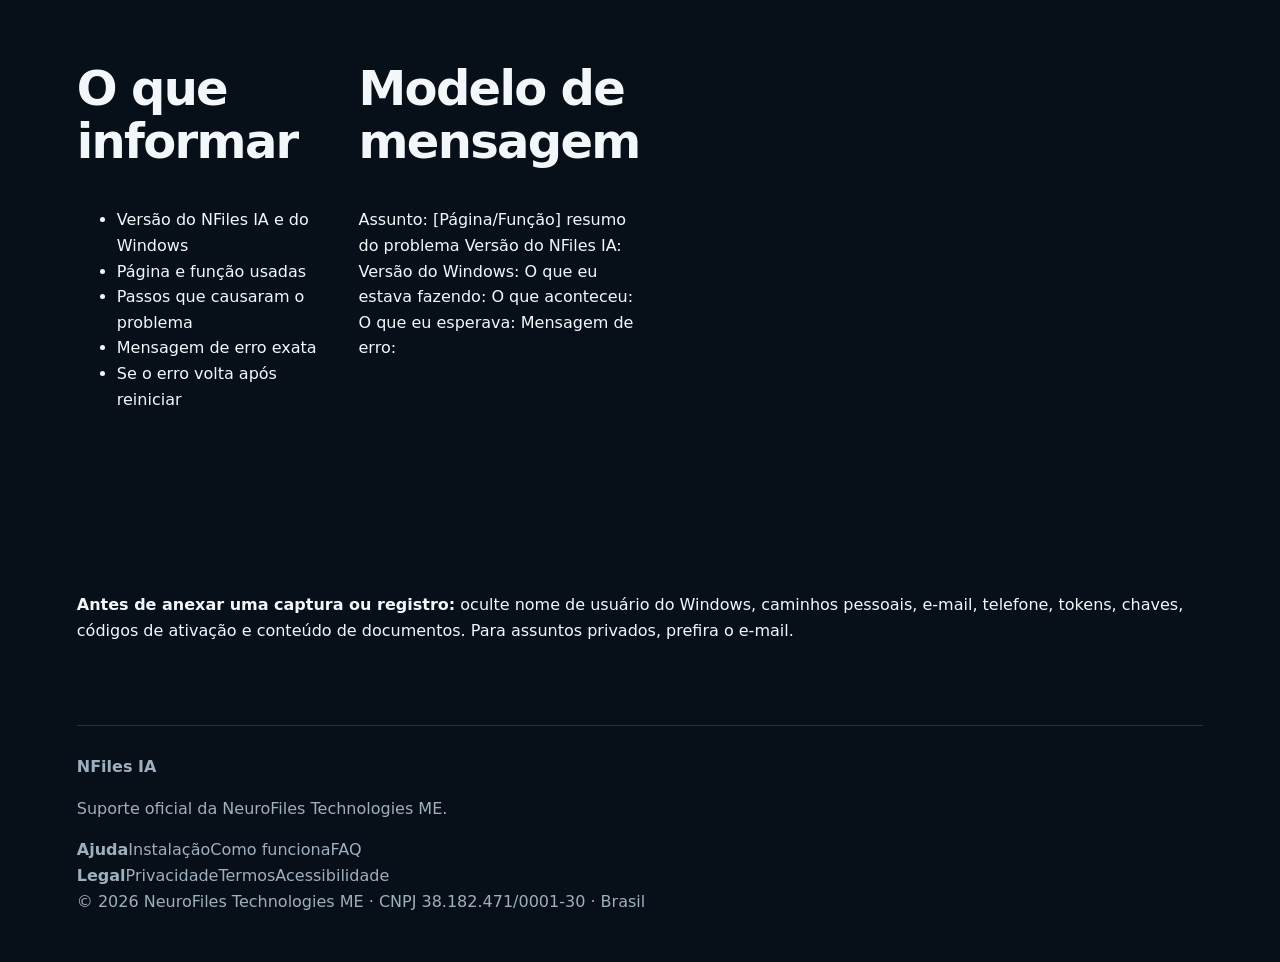
<file: docs/suporte.html>
<!doctype html><html lang="pt-BR"><head><meta charset="utf-8"><meta name="viewport" content="width=device-width,initial-scale=1"><meta name="description" content="Canais oficiais de suporte do NFiles IA por e-mail, telefone, WhatsApp e GitHub."><meta name="theme-color" content="#071019"><link rel="canonical" href="https://neurofiles1982-hub.github.io/NFiles-IA-Update/suporte.html"><link rel="icon" href="media/nfiles-ia-icon.png"><link rel="stylesheet" href="site.css"><title>Suporte — NFiles IA</title></head><body>
<a class="skip-link" href="#conteudo">Ir para o conteúdo</a><header class="site-header"><div class="nav"><a class="brand" href="index.html"><img src="media/nfiles-ia-icon.png" alt=""><strong>NFiles <span>IA</span></strong></a><button class="menu-button" data-menu aria-expanded="false" aria-controls="menu">Menu</button><nav class="nav-links" id="menu" data-nav-links aria-label="Navegação principal"><a href="como-funciona.html">Como funciona</a><a href="instalacao.html">Instalação</a><a href="faq.html">FAQ</a><a aria-current="page" href="suporte.html">Suporte</a></nav></div></header>
<main id="conteudo"><section class="container hero compact"><div><p class="eyebrow">Atendimento oficial</p><h1>Estamos aqui para ajudar</h1><p class="lead">Escolha um canal oficial. Para proteger sua privacidade, nunca envie senhas, tokens, chaves de licença completas ou documentos pessoais.</p></div></section>
<section class="container"><div class="contact-grid"><article class="contact-card"><h2>E-mail</h2><p>Falhas, privacidade, acessibilidade e dúvidas técnicas.</p><a href="mailto:nfilesia@gmail.com?subject=Suporte%20NFiles%20IA">nfilesia@gmail.com</a></article><article class="contact-card"><h2>Telefone e WhatsApp</h2><p>Atendimento comercial e orientação geral no Brasil.</p><a href="tel:+5515998516105">+55 15 99851-6105</a><br><a href="https://wa.me/5515998516105">Abrir WhatsApp</a></article><article class="contact-card"><h2>GitHub</h2><p>Erros reproduzíveis e sugestões que podem ser públicas.</p><a href="https://github.com/neurofiles1982-hub/NFiles-IA-Update/issues/new/choose">Abrir uma solicitação</a></article></div></section>
<section class="section"><div class="container grid two"><div><h2>O que informar</h2><ul class="check-list"><li>Versão do NFiles IA e do Windows</li><li>Página e função usadas</li><li>Passos que causaram o problema</li><li>Mensagem de erro exata</li><li>Se o erro volta após reiniciar</li></ul></div><div><h2>Modelo de mensagem</h2><div class="support-template">Assunto: [Página/Função] resumo do problema

Versão do NFiles IA:
Versão do Windows:
O que eu estava fazendo:
O que aconteceu:
O que eu esperava:
Mensagem de erro:</div></div></section>
<section class="container"><div class="notice warning"><strong>Antes de anexar uma captura ou registro:</strong> oculte nome de usuário do Windows, caminhos pessoais, e-mail, telefone, tokens, chaves, códigos de ativação e conteúdo de documentos. Para assuntos privados, prefira o e-mail.</div></section></main>
<footer class="site-footer"><div class="footer-inner"><div><strong>NFiles IA</strong><p>Suporte oficial da NeuroFiles Technologies ME.</p></div><div class="footer-links"><strong>Ajuda</strong><a href="instalacao.html">Instalação</a><a href="como-funciona.html">Como funciona</a><a href="faq.html">FAQ</a></div><div class="footer-links"><strong>Legal</strong><a href="privacy.html">Privacidade</a><a href="terms.html">Termos</a><a href="accessibility.html">Acessibilidade</a></div><div class="copyright">© <span data-year>2026</span> NeuroFiles Technologies ME · CNPJ 38.182.471/0001-30 · Brasil</div></div></footer><script src="site.js"></script></body></html>
</file>
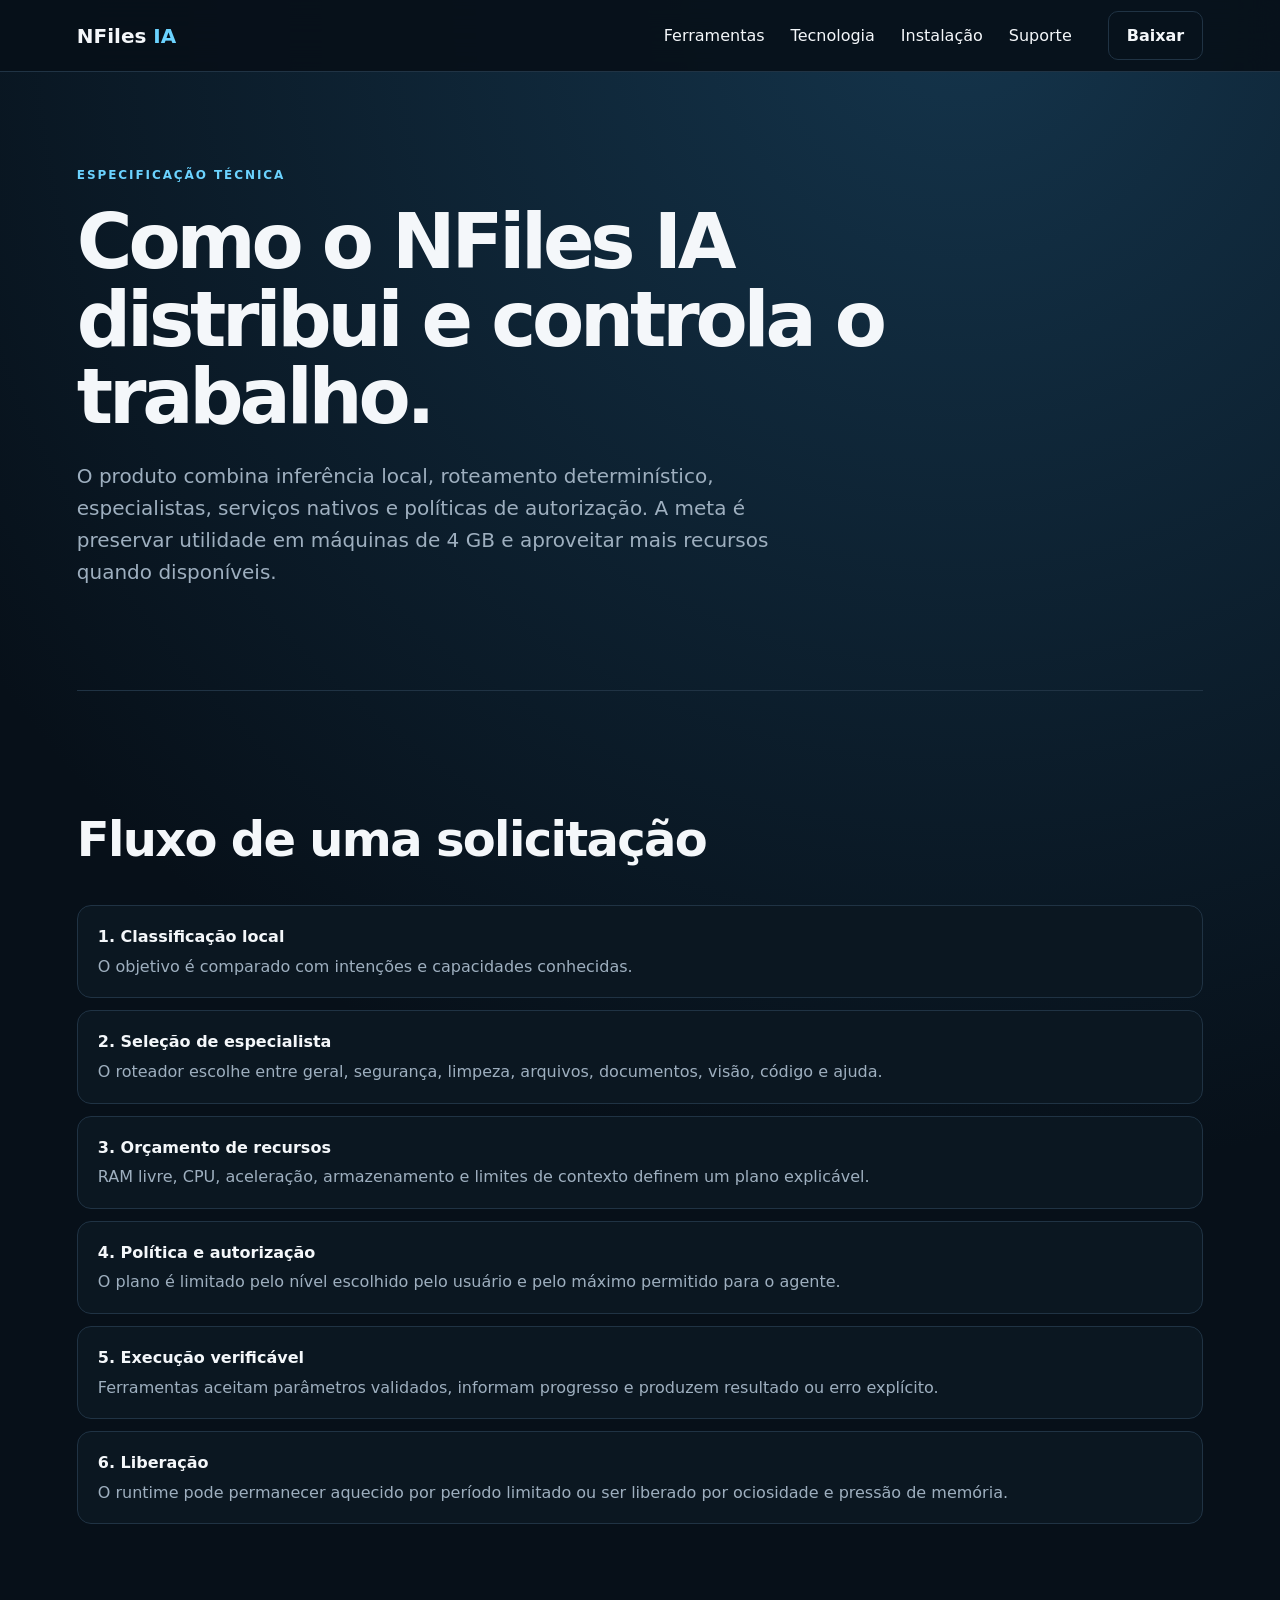
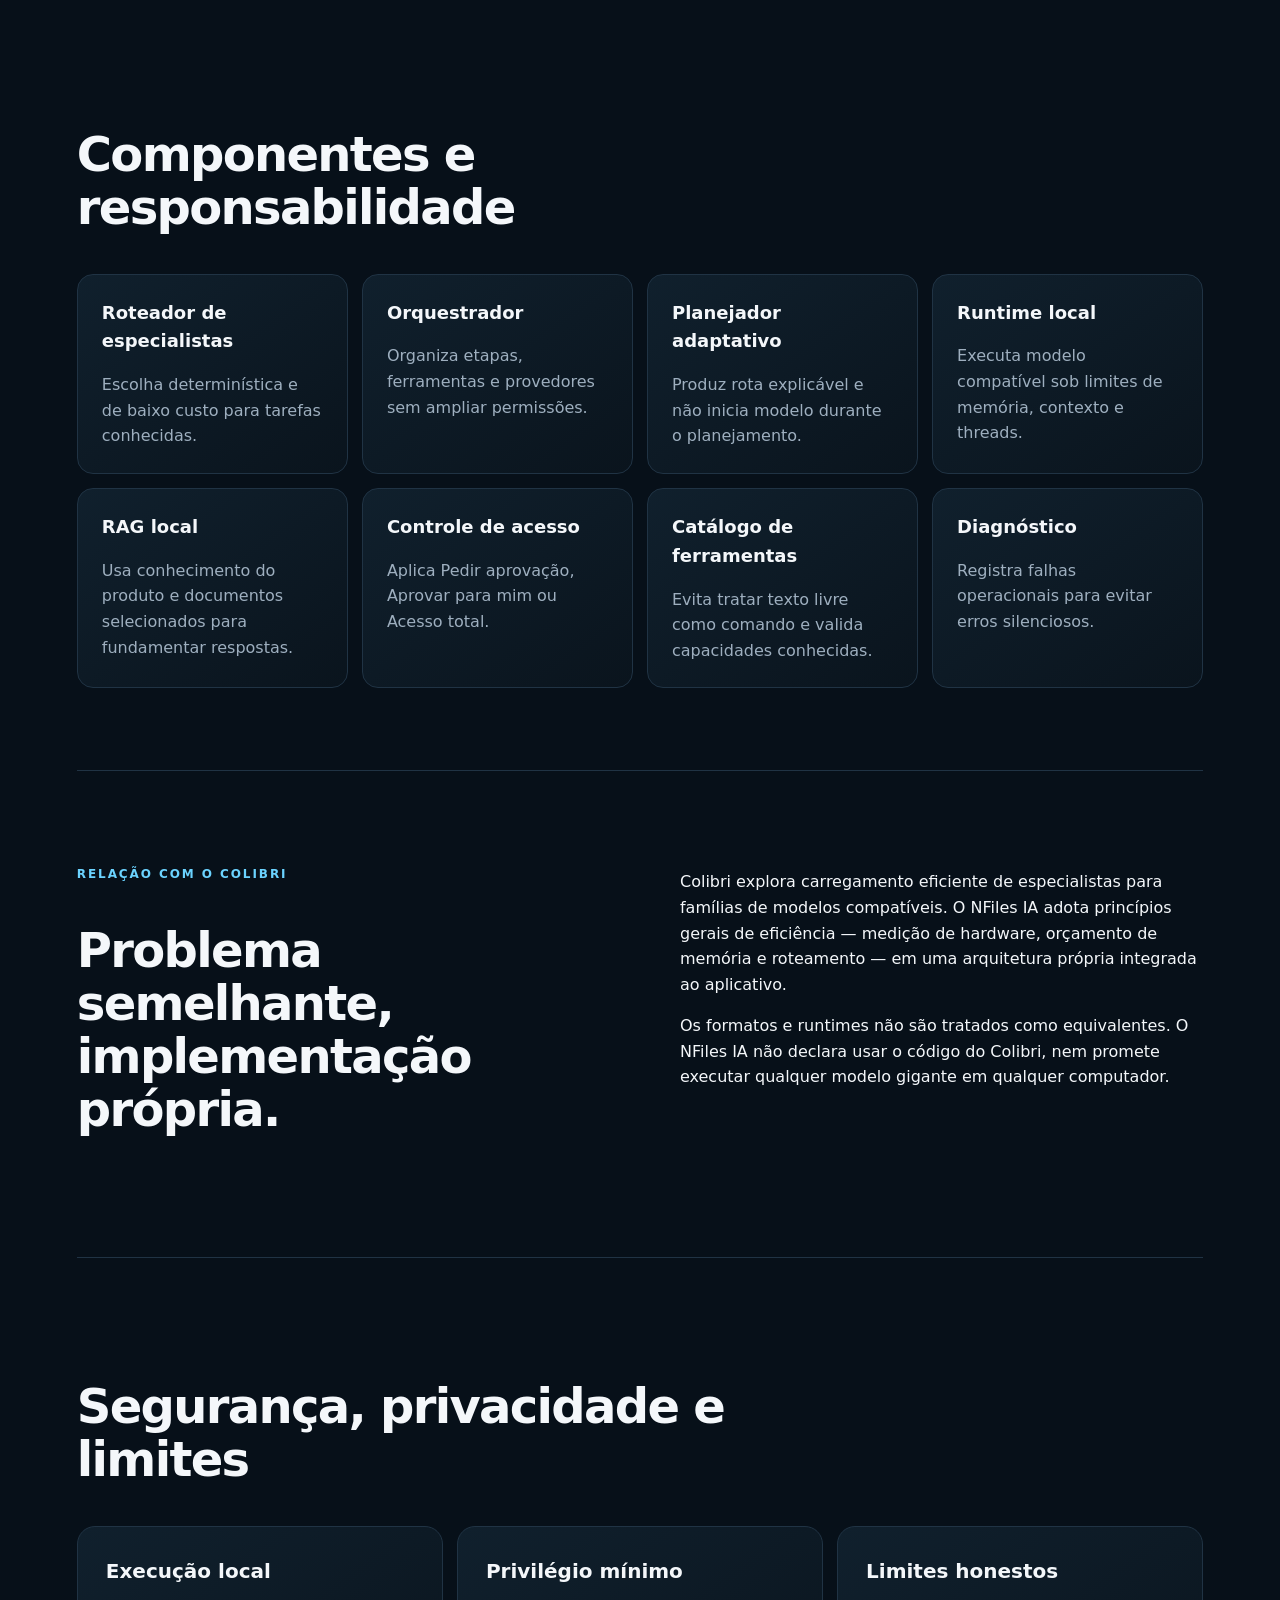
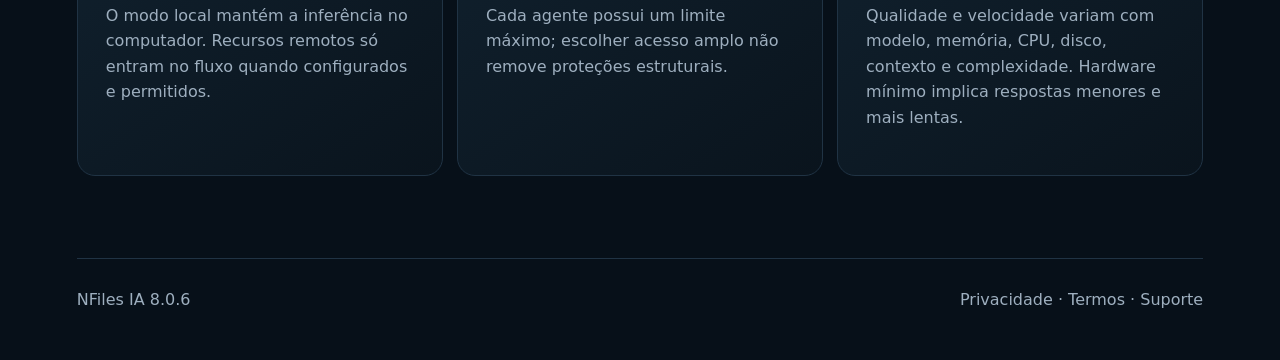
<file: docs/tecnologia.html>
<!doctype html><html lang="pt-BR"><head><meta charset="utf-8"><meta name="viewport" content="width=device-width,initial-scale=1"><title>Tecnologia e arquitetura &#8212; NFiles IA</title><meta name="description" content="Arquitetura t&#233;cnica do NFiles IA: roteamento adaptativo propriet&#225;rio, especialistas, infer&#234;ncia local, mem&#243;ria, seguran&#231;a e permiss&#245;es."><meta name="robots" content="index,follow"><link rel="canonical" href="https://neurofiles1982-hub.github.io/NFiles-IA-Update/tecnologia.html"><link rel="stylesheet" href="site.css"></head><body><header class="nav"><a class="brand" href="index.html">NFiles <span>IA</span></a><nav><a href="index.html#recursos">Ferramentas</a><a href="index.html#arquitetura">Tecnologia</a><a href="instalacao.html">Instala&#231;&#227;o</a><a href="suporte.html">Suporte</a></nav><a class="button subtle" href="download.html">Baixar</a></header><main>
<section><p class="eyebrow">ESPECIFICA&#199;&#195;O T&#201;CNICA</p><h1>Como o NFiles IA distribui e controla o trabalho.</h1><p class="lead">O produto combina infer&#234;ncia local, roteamento determin&#237;stico, especialistas, servi&#231;os nativos e pol&#237;ticas de autoriza&#231;&#227;o. A meta &#233; preservar utilidade em m&#225;quinas de 4 GB e aproveitar mais recursos quando dispon&#237;veis.</p></section>
<section class="architecture"><h2>Fluxo de uma solicita&#231;&#227;o</h2><ol class="steps"><li><strong>1. Classifica&#231;&#227;o local</strong><span>O objetivo &#233; comparado com inten&#231;&#245;es e capacidades conhecidas.</span></li><li><strong>2. Sele&#231;&#227;o de especialista</strong><span>O roteador escolhe entre geral, seguran&#231;a, limpeza, arquivos, documentos, vis&#227;o, c&#243;digo e ajuda.</span></li><li><strong>3. Or&#231;amento de recursos</strong><span>RAM livre, CPU, acelera&#231;&#227;o, armazenamento e limites de contexto definem um plano explic&#225;vel.</span></li><li><strong>4. Pol&#237;tica e autoriza&#231;&#227;o</strong><span>O plano &#233; limitado pelo n&#237;vel escolhido pelo usu&#225;rio e pelo m&#225;ximo permitido para o agente.</span></li><li><strong>5. Execu&#231;&#227;o verific&#225;vel</strong><span>Ferramentas aceitam par&#226;metros validados, informam progresso e produzem resultado ou erro expl&#237;cito.</span></li><li><strong>6. Libera&#231;&#227;o</strong><span>O runtime pode permanecer aquecido por per&#237;odo limitado ou ser liberado por ociosidade e press&#227;o de mem&#243;ria.</span></li></ol></section>
<section><h2>Componentes e responsabilidade</h2><div class="tech-grid"><article><b>Roteador de especialistas</b><p>Escolha determin&#237;stica e de baixo custo para tarefas conhecidas.</p></article><article><b>Orquestrador</b><p>Organiza etapas, ferramentas e provedores sem ampliar permiss&#245;es.</p></article><article><b>Planejador adaptativo</b><p>Produz rota explic&#225;vel e n&#227;o inicia modelo durante o planejamento.</p></article><article><b>Runtime local</b><p>Executa modelo compat&#237;vel sob limites de mem&#243;ria, contexto e threads.</p></article><article><b>RAG local</b><p>Usa conhecimento do produto e documentos selecionados para fundamentar respostas.</p></article><article><b>Controle de acesso</b><p>Aplica Pedir aprova&#231;&#227;o, Aprovar para mim ou Acesso total.</p></article><article><b>Cat&#225;logo de ferramentas</b><p>Evita tratar texto livre como comando e valida capacidades conhecidas.</p></article><article><b>Diagn&#243;stico</b><p>Registra falhas operacionais para evitar erros silenciosos.</p></article></div></section>
<section class="story"><div><p class="eyebrow">RELA&#199;&#195;O COM O COLIBRI</p><h2>Problema semelhante, implementa&#231;&#227;o pr&#243;pria.</h2></div><div><p>Colibri explora carregamento eficiente de especialistas para fam&#237;lias de modelos compat&#237;veis. O NFiles IA adota princ&#237;pios gerais de efici&#234;ncia &#8212; medi&#231;&#227;o de hardware, or&#231;amento de mem&#243;ria e roteamento &#8212; em uma arquitetura pr&#243;pria integrada ao aplicativo.</p><p>Os formatos e runtimes n&#227;o s&#227;o tratados como equivalentes. O NFiles IA n&#227;o declara usar o c&#243;digo do Colibri, nem promete executar qualquer modelo gigante em qualquer computador.</p></div></section>
<section><h2>Seguran&#231;a, privacidade e limites</h2><div class="plans"><article><b>Execu&#231;&#227;o local</b><p>O modo local mant&#233;m a infer&#234;ncia no computador. Recursos remotos s&#243; entram no fluxo quando configurados e permitidos.</p></article><article><b>Privil&#233;gio m&#237;nimo</b><p>Cada agente possui um limite m&#225;ximo; escolher acesso amplo n&#227;o remove prote&#231;&#245;es estruturais.</p></article><article><b>Limites honestos</b><p>Qualidade e velocidade variam com modelo, mem&#243;ria, CPU, disco, contexto e complexidade. Hardware m&#237;nimo implica respostas menores e mais lentas.</p></article></div></section>
</main><footer><span>NFiles IA 8.0.6</span><span><a href="privacy.html">Privacidade</a> &#183; <a href="terms.html">Termos</a> &#183; <a href="suporte.html">Suporte</a></span></footer></body></html>
</file>
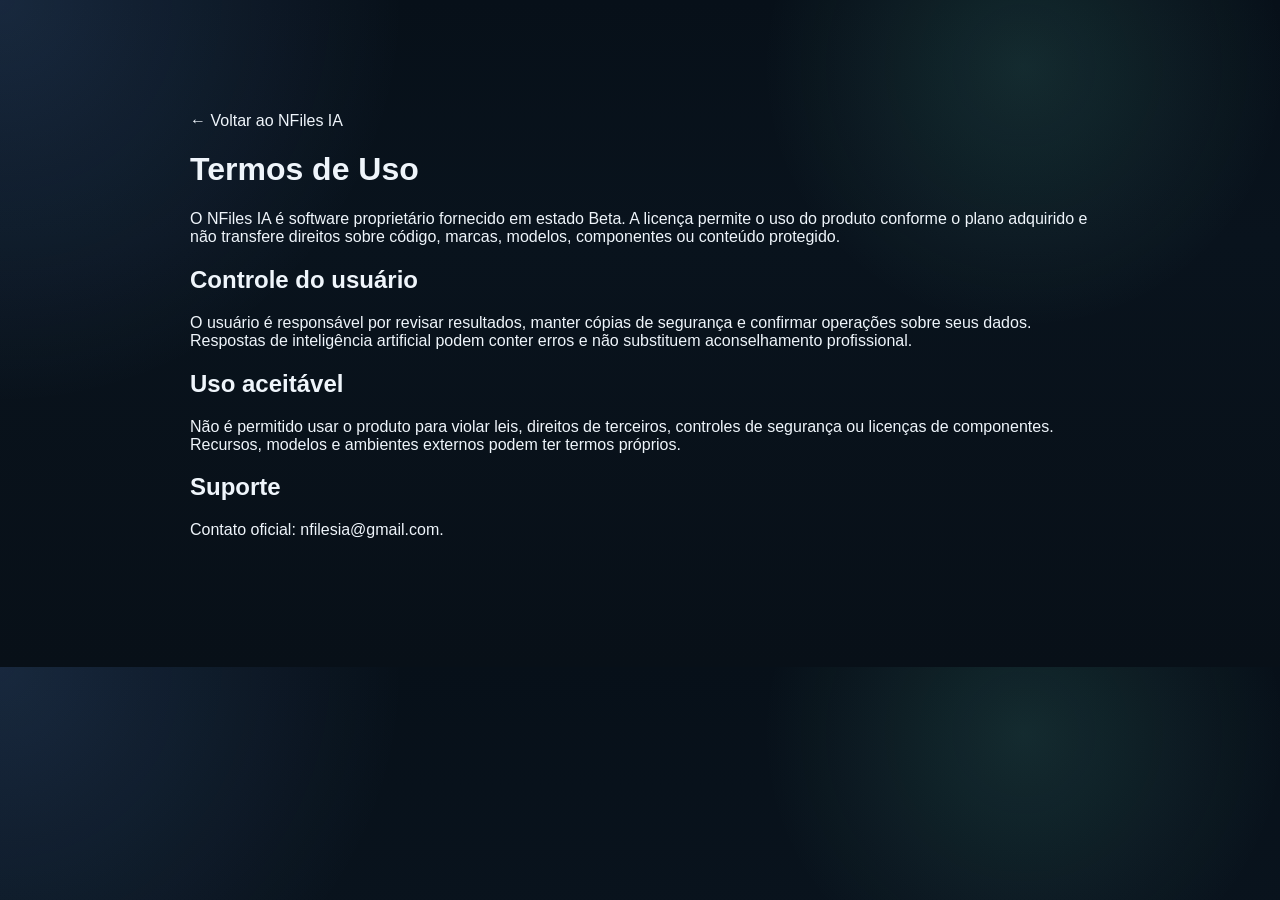
<file: docs/terms.html>
<!doctype html>
<html lang="pt-BR">
<head>
  <meta charset="utf-8" />
  <meta name="viewport" content="width=device-width, initial-scale=1" />
  <title>Termos de Uso — NFiles IA</title>
  <meta name="description" content="Termos de Uso do NFiles IA." />
  <link rel="stylesheet" href="styles.css" />
</head>
<body>
  <main class="nf-section" style="max-width:900px;margin:auto">
    <a href="index.html">← Voltar ao NFiles IA</a>
    <h1>Termos de Uso</h1>
    <p>O NFiles IA é software proprietário fornecido em estado Beta. A licença permite o uso do produto conforme o plano adquirido e não transfere direitos sobre código, marcas, modelos, componentes ou conteúdo protegido.</p>
    <h2>Controle do usuário</h2>
    <p>O usuário é responsável por revisar resultados, manter cópias de segurança e confirmar operações sobre seus dados. Respostas de inteligência artificial podem conter erros e não substituem aconselhamento profissional.</p>
    <h2>Uso aceitável</h2>
    <p>Não é permitido usar o produto para violar leis, direitos de terceiros, controles de segurança ou licenças de componentes. Recursos, modelos e ambientes externos podem ter termos próprios.</p>
    <h2>Suporte</h2>
    <p>Contato oficial: <a href="mailto:nfilesia@gmail.com">nfilesia@gmail.com</a>.</p>
  </main>
</body>
</html>
</file>
<file: docs/site.css>
:root{color-scheme:dark;--bg:#071019;--panel:#0d1924;--line:#203344;--text:#f4f7fa;--muted:#9eafbf;--accent:#6bd3ff;--green:#8be6b0}*{box-sizing:border-box}html{scroll-behavior:smooth}body{margin:0;background:radial-gradient(circle at 75% 0,#14344b 0,transparent 32%),var(--bg);color:var(--text);font:16px/1.6 system-ui,-apple-system,"Segoe UI",sans-serif}.nav{height:72px;display:flex;align-items:center;gap:36px;padding:0 max(24px,6vw);border-bottom:1px solid var(--line);position:sticky;top:0;background:#071019e8;backdrop-filter:blur(16px);z-index:2}.brand{font-size:20px;font-weight:800;margin-right:auto}.brand span,.eyebrow{color:var(--accent)}a{color:inherit;text-decoration:none}.nav nav{display:flex;gap:26px}.button{display:inline-flex;padding:11px 18px;border-radius:10px;background:var(--accent);color:#06121b;font-weight:750}.button.subtle{background:transparent;color:var(--text);border:1px solid var(--line)}main,footer{width:min(1160px,88vw);margin:auto}.hero{min-height:620px;display:grid;grid-template-columns:1.35fr .65fr;gap:72px;align-items:center}.eyebrow{font-size:12px;font-weight:800;letter-spacing:.16em}h1{font-size:clamp(43px,6vw,76px);line-height:1.02;letter-spacing:-.055em;margin:18px 0 24px;max-width:850px}h2{font-size:clamp(30px,4vw,48px);line-height:1.1;letter-spacing:-.035em;max-width:760px}.lead{font-size:20px;color:var(--muted);max-width:720px}.actions,.contact{display:flex;gap:12px;flex-wrap:wrap;margin-top:30px}.status,.grid article,.plans article{background:linear-gradient(145deg,#10202d,#0a141d);border:1px solid var(--line);border-radius:18px;padding:28px}.status span{font-size:11px;color:var(--green);font-weight:800}.status strong{font-size:24px;display:block;margin:10px 0}.status ul{padding-left:20px;color:var(--muted)}.hero-product{margin:0;background:#08111a;border:1px solid var(--line);border-radius:18px;padding:10px;box-shadow:0 24px 70px #0008;transform:perspective(1200px) rotateY(-2deg)}.hero-product img{display:block;width:100%;height:auto;border-radius:11px}.hero-product figcaption{padding:11px 8px 3px;color:var(--muted);font-size:13px}section{padding:82px 0}.grid,.plans{display:grid;grid-template-columns:repeat(4,1fr);gap:14px;margin-top:34px}.grid b,.plans b{font-size:20px}.grid p,.plans p,.story>p{color:var(--muted)}.story{display:grid;grid-template-columns:1fr 1fr;gap:80px;border-top:1px solid var(--line);border-bottom:1px solid var(--line)}.plans{grid-template-columns:repeat(3,1fr)}.contact a{border-bottom:1px solid var(--accent);color:var(--accent)}footer{display:flex;justify-content:space-between;padding:28px 0 48px;color:var(--muted);border-top:1px solid var(--line)}@media(max-width:850px){.nav nav{display:none}.hero,.story{grid-template-columns:1fr;gap:24px}.hero{padding:90px 0}.grid,.plans{grid-template-columns:1fr 1fr}}@media(max-width:560px){.grid,.plans{grid-template-columns:1fr}.nav{padding:0 18px}.nav>.button{display:none}main,footer{width:min(92vw,1160px)}}
.support{display:grid;grid-template-columns:1.25fr .75fr;gap:56px;align-items:center;border-top:1px solid var(--line)}.support p{color:var(--muted)}.support-options{display:grid;gap:14px;padding:28px;background:linear-gradient(145deg,#10202d,#0a141d);border:1px solid var(--line);border-radius:18px}.support-options .button{justify-content:center}.pix{display:grid;gap:4px;padding:14px 18px;border:1px solid var(--line);border-radius:10px}.pix span{font-size:12px;color:var(--muted)}.pix strong{overflow-wrap:anywhere}@media(max-width:850px){.support{grid-template-columns:1fr;gap:24px}}
.tools-grid{grid-template-columns:repeat(4,1fr)}.how{display:grid;grid-template-columns:.8fr 1.2fr;gap:64px;border-top:1px solid var(--line)}.steps{display:grid;gap:12px;margin:0;padding:0;list-style:none}.steps li{display:grid;gap:4px;padding:18px 20px;border:1px solid var(--line);border-radius:14px;background:#0b1721}.steps span{color:var(--muted)}.install-grid a,.text-link{color:var(--accent);border-bottom:1px solid var(--accent)}@media(max-width:850px){.how{grid-template-columns:1fr;gap:24px}}
.architecture{border-top:1px solid var(--line)}.architecture>.lead{max-width:980px}.tech-grid{display:grid;grid-template-columns:repeat(4,1fr);gap:14px;margin-top:34px}.tech-grid article{padding:24px;background:linear-gradient(145deg,#10202d,#0a141d);border:1px solid var(--line);border-radius:16px}.tech-grid b{font-size:18px}.tech-grid p{color:var(--muted);margin-bottom:0}.transparency{display:grid;gap:5px;margin-top:18px;padding:20px 24px;border-left:3px solid var(--accent);background:#0b1721}.transparency span{color:var(--muted)}@media(max-width:1000px){.tech-grid{grid-template-columns:repeat(2,1fr)}}@media(max-width:560px){.tech-grid{grid-template-columns:1fr}}
.issues{border-top:1px solid var(--line)}.issue-list{display:grid;grid-template-columns:repeat(2,1fr);gap:12px;margin:28px 0}.issue-list a{display:flex;gap:14px;padding:18px 20px;border:1px solid var(--line);border-radius:14px;background:#0b1721}.issue-list strong{color:var(--accent)}@media(max-width:700px){.issue-list{grid-template-columns:1fr}}
</file>
<file: docs/styles.css>
:root {
  --bg: #091119;
  --bg-strong: #060b11;
  --bg-soft: #101a26;
  --surface: rgba(14, 23, 35, 0.88);
  --surface-strong: #132031;
  --surface-alt: #172739;
  --line: rgba(182, 208, 232, 0.14);
  --line-strong: rgba(182, 208, 232, 0.24);
  --text: #eff5fb;
  --muted: #b0bfd0;
  --focus-ring: rgba(112, 167, 255, 0.42);
  --brand: #6ee7c8;
  --brand-strong: #27c2a1;
  --brand-deep: #103d3c;
  --accent: #70a7ff;
  --accent-strong: #4273ff;
  --danger: #ff9077;
  --warning: #ffd37e;
  --shadow: 0 30px 80px rgba(3, 10, 18, 0.38);
  --shadow-soft: 0 18px 44px rgba(3, 10, 18, 0.26);
  --radius-xl: 32px;
  --radius-lg: 24px;
  --radius-md: 18px;
  --radius-sm: 14px;
  --content-width: 1220px;
}

/* Neuro Files public home — isolated from portal and download page styles. */
.neuro-site { --nf-cyan:#68ecd0; --nf-blue:#78aaff; --nf-ink:#071018; overflow-x:hidden; background:#071018; }
.neuro-site .nf-header { position:fixed; inset:0 0 auto; z-index:80; height:76px; display:flex; align-items:center; gap:36px; padding:0 max(24px,calc((100vw - 1240px)/2)); border-bottom:1px solid transparent; transition:.25s ease; }
.neuro-site .nf-header.is-scrolled { background:rgba(5,12,19,.9); border-color:var(--line); backdrop-filter:blur(20px); }
.nf-brand { display:flex; align-items:center; gap:11px; margin-right:auto; }
.nf-brand img { width:42px; height:42px; border-radius:13px; object-fit:cover; }
.nf-brand span { display:grid; gap:1px; }
.nf-brand strong { font:800 14px/1 "Plus Jakarta Sans"; letter-spacing:.13em; }
.nf-brand small { color:#8191a4; font-size:9px; letter-spacing:.08em; }
.nf-nav { display:flex; gap:28px; }
.nf-nav a { color:#aab8c7; font-size:13px; font-weight:600; }
.nf-nav a:hover { color:#fff; }
.nf-header-cta { min-height:42px; padding:0 17px; font-size:12px; }
.nf-menu { display:none; }
.nf-hero { position:relative; min-height:800px; display:grid; grid-template-columns:.9fr 1.15fr; align-items:center; gap:48px; max-width:1380px; margin:auto; padding:138px 42px 88px; }
.nf-orb { position:absolute; border-radius:50%; filter:blur(2px); pointer-events:none; }
.nf-orb-a { width:680px; height:680px; right:-240px; top:-180px; background:radial-gradient(circle,rgba(82,150,255,.15),transparent 66%); }
.nf-orb-b { width:500px; height:500px; left:-270px; bottom:-160px; background:radial-gradient(circle,rgba(77,231,197,.1),transparent 65%); }
.nf-badge { display:inline-flex; align-items:center; gap:9px; padding:8px 12px; border:1px solid rgba(104,236,208,.24); border-radius:99px; color:#a8f4e4; background:rgba(104,236,208,.06); font-size:11px; font-weight:700; letter-spacing:.08em; text-transform:uppercase; }
.nf-badge i { width:7px; height:7px; border-radius:50%; background:var(--nf-cyan); box-shadow:0 0 14px var(--nf-cyan); }
.nf-hero h1 { margin:24px 0 20px; max-width:700px; font:800 clamp(3.2rem,5.8vw,6.3rem)/.92 "Plus Jakarta Sans"; letter-spacing:-.065em; }
.nf-hero h1 span,.nf-section-heading em,.nf-final em { color:transparent; font-style:normal; background:linear-gradient(90deg,var(--nf-cyan),#83aaff); background-clip:text; -webkit-background-clip:text; }
.nf-hero-copy>p { max-width:650px; color:#aab8c7; font-size:17px; line-height:1.75; }
.btn-large { min-height:54px; padding:0 24px; }
.nf-trust { display:flex; flex-wrap:wrap; gap:19px; margin-top:28px; color:#8495a8; font-size:11px; text-transform:uppercase; letter-spacing:.05em; }
.nf-trust span::first-letter { color:var(--nf-cyan); }
.nf-product-stage { position:relative; perspective:1200px; }
.nf-glow { position:absolute; inset:10% 0; background:radial-gradient(circle,rgba(93,169,255,.22),transparent 64%); filter:blur(26px); }
.nf-app-window { position:relative; overflow:hidden; min-height:500px; border:1px solid rgba(185,218,245,.19); border-radius:20px; background:#0b151f; box-shadow:0 45px 120px rgba(0,0,0,.52),0 0 0 1px rgba(255,255,255,.025) inset; transform:rotateY(-4deg) rotateX(1deg); }
.nf-window-top { height:45px; display:flex; align-items:center; justify-content:space-between; padding:0 14px; border-bottom:1px solid #1a2936; background:#0a121b; color:#718194; font-size:10px; }
.nf-window-brand { display:flex; align-items:center; gap:8px; color:#cfdae4; font-weight:700; }
.nf-window-brand img { width:23px; height:23px; border-radius:7px; }
.nf-window-body { min-height:455px; display:grid; grid-template-columns:50px 1fr; }
.nf-demo-sidebar { display:flex; flex-direction:column; align-items:center; gap:22px; padding-top:18px; border-right:1px solid #1a2936; }
.nf-demo-sidebar b { display:grid; place-items:center; width:27px; height:27px; border-radius:8px; color:#071018; background:linear-gradient(135deg,var(--nf-cyan),var(--nf-blue)); font-size:9px; }
.nf-demo-sidebar i { width:16px; height:16px; border:1px solid #405065; border-radius:5px; }
.nf-demo-sidebar i.active { border-color:var(--nf-cyan); box-shadow:0 0 10px rgba(104,236,208,.35); }
.nf-demo-main { padding:32px clamp(20px,4vw,42px); background:radial-gradient(circle at 80% 0,rgba(65,119,175,.13),transparent 40%); }
.nf-demo-head { display:flex; justify-content:space-between; align-items:start; }
.nf-demo-head small,.nf-plan small,.nf-score small { color:#6f8193; font-size:9px; font-weight:800; letter-spacing:.15em; }
.nf-demo-head h2 { margin:7px 0 26px; font:700 clamp(19px,2vw,28px) "Plus Jakarta Sans"; }
.nf-online { padding:6px 9px; border-radius:99px; color:#82eacf; background:rgba(104,236,208,.08); font-size:8px; letter-spacing:.1em; }
.nf-prompt { display:flex; justify-content:space-between; gap:20px; min-height:76px; padding:18px; border:1px solid rgba(125,170,210,.18); border-radius:13px; color:#d8e1e9; background:#101d29; font-size:12px; line-height:1.55; }
.nf-prompt span { align-self:end; color:var(--nf-cyan); font-size:21px; }
.nf-demo-grid { display:grid; grid-template-columns:1fr .65fr; gap:13px; margin-top:14px; }
.nf-plan,.nf-score { padding:16px; border:1px solid #1d2d3c; border-radius:13px; background:rgba(10,20,30,.76); }
.nf-plan p { display:grid; grid-template-columns:25px 1fr auto; gap:7px; margin:13px 0 0; color:#afbdca; font-size:9px; }
.nf-plan p b { color:#5f7183; }.nf-plan p em { color:#78dbc6; font-style:normal; }
.nf-score strong { display:inline-block; margin-top:19px; color:#eaf4fa; font:800 42px "Plus Jakarta Sans"; }.nf-score>span{color:#6d7c8b;font-size:11px}.nf-score>div{height:4px;margin:10px 0;background:#1d2b37;border-radius:9px}.nf-score>div i{display:block;height:100%;background:linear-gradient(90deg,var(--nf-cyan),var(--nf-blue));border-radius:9px}.nf-score p{color:#82dbc7;font-size:9px}
.nf-float { position:absolute; display:flex; align-items:center; gap:10px; padding:12px 15px; border:1px solid rgba(155,198,229,.18); border-radius:12px; background:rgba(10,22,32,.92); box-shadow:0 18px 45px rgba(0,0,0,.35); backdrop-filter:blur(14px); }
.nf-float>span { display:grid; place-items:center; width:30px; height:30px; border-radius:9px; color:#08201c; background:var(--nf-cyan); }.nf-float div{display:grid}.nf-float b{font-size:10px}.nf-float small{margin-top:3px;color:#718396;font-size:8px}.nf-float-one{left:-25px;bottom:52px}.nf-float-two{right:-18px;top:66px}
.nf-proof { display:grid; grid-template-columns:repeat(4,1fr); max-width:1240px; margin:0 auto; border-block:1px solid var(--line); }
.nf-proof div { display:grid; gap:3px; padding:25px 30px; border-right:1px solid var(--line); text-align:center; }.nf-proof div:last-child{border:0}.nf-proof strong{font:800 22px "Plus Jakarta Sans"}.nf-proof span{color:#77899c;font-size:10px;text-transform:uppercase;letter-spacing:.1em}
.nf-section { width:min(calc(100% - 48px),1180px); margin:auto; padding:112px 0; }
.nf-section-heading { max-width:780px; margin:0 auto 54px; text-align:center; }.section-kicker{color:var(--nf-cyan);font-size:10px;font-weight:800;letter-spacing:.18em}.nf-section-heading h2,.nf-neuro-copy h2,.nf-security h2{margin:14px 0 18px;font:700 clamp(2.1rem,4.3vw,4.1rem)/1.05 "Plus Jakarta Sans";letter-spacing:-.05em}.nf-section-heading p,.nf-neuro-copy>p,.nf-security p{color:#98a9ba;line-height:1.75}
.nf-value-grid { display:grid; grid-template-columns:repeat(3,1fr); gap:16px; }.nf-value-card,.nf-feature{position:relative;overflow:hidden;padding:30px;border:1px solid var(--line);border-radius:22px;background:linear-gradient(145deg,rgba(18,31,44,.9),rgba(10,19,28,.87));}.nf-value-card.featured{border-color:rgba(104,236,208,.25);box-shadow:0 20px 70px rgba(31,112,103,.1)}.nf-value-card small,.nf-feature small{display:block;margin-top:23px;color:#6f8294;font-size:9px;font-weight:800;letter-spacing:.14em}.nf-value-card h3,.nf-feature h3{margin:9px 0;font:700 20px "Plus Jakarta Sans"}.nf-value-card p,.nf-feature p{min-height:72px;color:#93a5b6;font-size:13px;line-height:1.7}.nf-icon{display:grid;place-items:center;width:42px;height:42px;border-radius:13px;font-size:20px}.nf-icon.mint{color:#79efd5;background:rgba(104,236,208,.1)}.nf-icon.blue{color:#91b7ff;background:rgba(112,167,255,.1)}.nf-icon.amber{color:#ffd37e;background:rgba(255,211,126,.1)}.nf-icon.violet{color:#be9cff;background:rgba(173,120,255,.1)}.nf-example,.nf-safe-line{margin-top:16px;padding:12px;border-radius:10px;background:#0a141e;color:#778b9e;font-size:10px}.nf-safe-line{color:#81dfca}.nf-safe-line i{display:inline-block;width:6px;height:6px;margin-right:7px;border-radius:50%;background:var(--nf-cyan)}.nf-agent-row{display:flex;align-items:center;margin-top:18px}.nf-agent-row i{display:grid;place-items:center;width:28px;height:28px;margin-right:-5px;border:2px solid #12202d;border-radius:50%;background:#203448;color:#bcd0e2;font-size:8px;font-style:normal}.nf-agent-row span{margin-left:14px;color:#71869a;font-size:9px}
.nf-neuro { width:100%; padding-inline:max(24px,calc((100% - 1180px)/2)); background:linear-gradient(180deg,rgba(12,23,34,.5),rgba(13,29,41,.85),rgba(7,16,24,.4)); }.nf-neuro-grid,.nf-security-grid{display:grid;grid-template-columns:1fr 1fr;gap:80px;align-items:center}.nf-flow{display:grid;gap:0;margin:35px 0 0;padding:0;list-style:none}.nf-flow li{display:grid;grid-template-columns:42px 1fr;gap:16px;padding:17px 0;border-bottom:1px solid var(--line)}.nf-flow li>b{color:#60778b;font:700 11px "Plus Jakarta Sans"}.nf-flow li div{display:grid;gap:4px}.nf-flow strong{font-size:13px}.nf-flow span{color:#7f92a4;font-size:11px;line-height:1.5}.nf-brain-card{position:relative;display:grid;place-items:center;min-height:520px;border:1px solid var(--line);border-radius:28px;background:radial-gradient(circle,rgba(64,126,164,.2),rgba(9,19,28,.8) 60%)}.nf-brain-core{z-index:2;display:grid;place-items:center;width:132px;height:132px;border:1px solid rgba(104,236,208,.45);border-radius:50%;background:radial-gradient(circle,#173c45,#0a1822 70%);box-shadow:0 0 60px rgba(104,236,208,.18)}.nf-brain-core span{font:800 29px "Plus Jakarta Sans"}.nf-brain-core small{color:#79d7c4;font-size:7px;letter-spacing:.15em}.nf-brain-ring{position:absolute;border:1px solid rgba(121,178,208,.16);border-radius:50%}.ring-a{width:260px;height:260px}.ring-b{width:390px;height:390px}.nf-node{position:absolute;padding:8px 11px;border:1px solid #263d4e;border-radius:8px;background:#0d1d29;color:#8299ac;font-size:8px}.node-a{top:75px}.node-b{right:38px}.node-c{bottom:78px}.node-d{left:35px}.nf-brain-card>p{position:absolute;bottom:23px;color:#718599;font-size:9px;text-align:center;line-height:1.7}.nf-brain-card>p strong{color:#b7c6d3}
.nf-feature-grid{display:grid;grid-template-columns:repeat(4,1fr);gap:15px}.nf-feature.wide{grid-column:span 2;grid-row:span 2;padding-bottom:0}.nf-feature.wide img{width:calc(100% + 60px);max-width:none;margin:20px -30px 0;border-top:1px solid var(--line);opacity:.85}.nf-feature p{min-height:auto}
.nf-security{width:100%;padding-inline:max(24px,calc((100% - 1180px)/2));background:radial-gradient(circle at 20% 50%,rgba(82,160,203,.12),transparent 30%),#09131c}.nf-shield{display:grid;place-items:center;min-height:430px}.nf-shield div{display:grid;place-items:center;width:190px;height:220px;clip-path:polygon(50% 0,92% 17%,87% 72%,50% 100%,13% 72%,8% 17%);background:linear-gradient(145deg,rgba(104,236,208,.8),rgba(72,123,224,.72));color:#061018;font-size:58px;filter:drop-shadow(0 25px 55px rgba(60,164,173,.25))}.nf-shield span{margin-top:-76px;color:#9cb2c3;font-size:8px;font-weight:800;letter-spacing:.2em;text-align:center}.nf-check-grid{display:grid;grid-template-columns:1fr 1fr;gap:12px;margin-top:30px}.nf-check-grid>div{display:flex;gap:10px;padding:15px;border:1px solid var(--line);border-radius:13px;background:rgba(12,24,34,.7)}.nf-check-grid b{color:var(--nf-cyan)}.nf-check-grid span{display:grid;color:#788c9e;font-size:9px;line-height:1.5}.nf-check-grid strong{color:#d9e3eb;font-size:11px}
.nf-models{text-align:center}.nf-model-row{display:flex;justify-content:center;gap:13px;flex-wrap:wrap}.nf-model-row>div{display:flex;align-items:center;gap:12px;min-width:190px;padding:16px 20px;border:1px solid var(--line);border-radius:14px;background:#0c1823;text-align:left}.nf-model-row b{display:grid;place-items:center;width:34px;height:34px;border-radius:10px;background:#172c3c;color:#9fbaff;font-size:10px}.nf-model-row span{display:grid;font-weight:700;font-size:12px}.nf-model-row small{margin-top:3px;color:#6f8395;font-size:8px}.nf-model-note{color:#65798c;font-size:9px}
.nf-pricing{padding-top:70px}.nf-price-card{display:grid;grid-template-columns:1fr 370px;gap:50px;max-width:900px;margin:auto;padding:42px;border:1px solid rgba(104,236,208,.24);border-radius:26px;background:linear-gradient(135deg,rgba(18,39,48,.95),rgba(10,20,31,.95));box-shadow:0 35px 100px rgba(0,0,0,.25)}.nf-plan-label{color:var(--nf-cyan);font-size:9px;font-weight:800;letter-spacing:.15em}.nf-price-card h3{margin:13px 0;font:700 26px "Plus Jakarta Sans"}.nf-price-card p,.nf-price-card li{color:#8ea1b3;font-size:11px;line-height:1.8}.nf-price-card ul{padding:0;list-style:none}.nf-price-card li::before{content:"✓";margin-right:9px;color:var(--nf-cyan)}.nf-price-action{display:grid;align-content:center;gap:10px;padding:25px;border-radius:18px;background:#09141e}.nf-price-action>small,.nf-price-action>span,.nf-price-action>a:last-child{color:#768a9c;font-size:9px;text-align:center}.nf-price-action strong{font:700 30px "Plus Jakarta Sans";text-align:center}
.nf-faq-list{max-width:850px;margin:auto}.nf-faq details{border-bottom:1px solid var(--line)}.nf-faq summary{display:flex;justify-content:space-between;gap:20px;padding:22px 4px;cursor:pointer;font-weight:600;font-size:13px;list-style:none}.nf-faq summary span{color:var(--nf-cyan);font-size:20px}.nf-faq details[open] summary span{transform:rotate(45deg)}.nf-faq details p{max-width:700px;margin:-5px 0 23px;color:#8497aa;font-size:11px;line-height:1.75}
.nf-final{position:relative;overflow:hidden;display:grid;justify-items:center;padding:105px 24px;text-align:center;border-block:1px solid var(--line);background:#08121b}.nf-final-orb{position:absolute;width:800px;height:400px;background:radial-gradient(circle,rgba(80,159,193,.17),transparent 65%)}.nf-final>*:not(.nf-final-orb){position:relative}.nf-final img{width:62px;height:62px;border-radius:18px}.nf-final>span{margin-top:13px;color:#93a6b8;font-size:9px;font-weight:800;letter-spacing:.18em}.nf-final h2{margin:19px 0 13px;font:800 clamp(2.8rem,6vw,5.7rem)/.95 "Plus Jakarta Sans";letter-spacing:-.06em}.nf-final p{color:#8b9daf}.nf-footer{width:min(calc(100% - 48px),1180px);margin:auto;padding:44px 0 25px}.nf-footer-main{display:flex;align-items:center;gap:30px}.nf-footer-main>p{max-width:330px;margin-right:auto;color:#778a9c;font-size:10px}.nf-footer-main>div:last-child{display:flex;gap:21px;color:#8c9daf;font-size:10px}.nf-footer-bottom{display:flex;justify-content:space-between;margin-top:35px;padding-top:18px;border-top:1px solid var(--line);color:#5d7285;font-size:8px}
.reveal{opacity:0;transform:translateY(18px);transition:opacity .65s ease,transform .65s ease}.reveal.is-visible{opacity:1;transform:none}
@media(max-width:980px){.nf-nav{display:none;position:absolute;top:76px;left:16px;right:16px;flex-direction:column;padding:20px;border:1px solid var(--line);border-radius:16px;background:#0b1721}.nf-nav.is-open{display:flex}.nf-menu{display:grid;gap:5px;padding:10px;border:0;background:none}.nf-menu span{width:21px;height:1px;background:#dce6ee}.nf-header-cta{display:none}.nf-hero{grid-template-columns:1fr;padding-top:130px}.nf-hero-copy{text-align:center}.nf-hero-copy>p{margin-inline:auto}.nf-hero .actions,.nf-trust{justify-content:center}.nf-product-stage{max-width:760px;margin:auto}.nf-value-grid{grid-template-columns:1fr}.nf-neuro-grid,.nf-security-grid{grid-template-columns:1fr;gap:45px}.nf-feature-grid{grid-template-columns:1fr 1fr}.nf-price-card{grid-template-columns:1fr}.nf-proof{grid-template-columns:1fr 1fr}.nf-proof div:nth-child(2){border-right:0}.nf-proof div:nth-child(-n+2){border-bottom:1px solid var(--line)}}
@media(max-width:620px){.nf-header{padding-inline:18px!important}.nf-hero{padding-inline:20px}.nf-hero h1{font-size:3.15rem}.nf-product-stage{margin-top:15px}.nf-app-window{min-height:410px}.nf-window-body{grid-template-columns:35px 1fr;min-height:365px}.nf-demo-sidebar{gap:15px}.nf-demo-sidebar b,.nf-demo-sidebar i{transform:scale(.75)}.nf-demo-main{padding:22px 12px}.nf-demo-grid{grid-template-columns:1fr}.nf-score{display:none}.nf-float{display:none}.nf-proof div{padding:19px 7px}.nf-proof strong{font-size:17px}.nf-proof span{font-size:7px}.nf-section{width:min(calc(100% - 32px),1180px);padding:78px 0}.nf-feature-grid{grid-template-columns:1fr}.nf-feature.wide{grid-column:auto;grid-row:auto}.nf-brain-card{min-height:410px}.ring-b{width:315px;height:315px}.nf-check-grid{grid-template-columns:1fr}.nf-shield{min-height:330px}.nf-shield div{width:145px;height:175px}.nf-price-card{padding:25px}.nf-footer-main{align-items:flex-start;flex-direction:column}.nf-footer-main>div:last-child{flex-wrap:wrap}.nf-footer-bottom{gap:15px;flex-direction:column}.btn-large{width:100%}}
@media(prefers-reduced-motion:reduce){html{scroll-behavior:auto}.reveal{opacity:1;transform:none;transition:none}.btn{transition:none}}

* {
  box-sizing: border-box;
}

html {
  scroll-behavior: smooth;
}

body {
  margin: 0;
  color: var(--text);
  font-family: "Manrope", "Segoe UI", sans-serif;
  background:
    radial-gradient(circle at top left, rgba(112, 167, 255, 0.16), transparent 28%),
    radial-gradient(circle at 80% 10%, rgba(110, 231, 200, 0.12), transparent 22%),
    linear-gradient(180deg, #071019 0%, #09131d 36%, #081018 100%);
}

a {
  color: inherit;
  text-decoration: none;
}

.skip-link {
  position: absolute;
  top: -100%;
  left: 16px;
  z-index: 100;
  padding: 12px 18px;
  border-radius: var(--radius-sm);
  background: var(--brand);
  color: #051017;
  font-weight: 700;
}

.skip-link:focus,
.skip-link:focus-visible {
  top: 16px;
}

:focus {
  outline: none;
}

:focus-visible {
  outline: 2px solid var(--accent);
  outline-offset: 2px;
}

img {
  display: block;
  max-width: 100%;
}

button,
input,
textarea,
select {
  font: inherit;
}

.site-shell {
  min-height: 100vh;
}

.topbar {
  position: sticky;
  top: 0;
  z-index: 40;
  display: flex;
  align-items: center;
  justify-content: space-between;
  gap: 20px;
  min-height: 88px;
  padding: 0 clamp(20px, 4vw, 56px);
  background: rgba(7, 14, 22, 0.8);
  backdrop-filter: blur(18px);
  border-bottom: 1px solid rgba(182, 208, 232, 0.08);
}

.brand {
  display: inline-flex;
  align-items: center;
  gap: 14px;
}

.brand-mark {
  display: grid;
  place-items: center;
  width: 46px;
  height: 46px;
  border-radius: 16px;
  background:
    radial-gradient(circle at 30% 30%, rgba(255, 255, 255, 0.24), transparent 32%),
    linear-gradient(135deg, var(--brand), #89b7ff);
  color: #081019;
  font-family: "Plus Jakarta Sans", sans-serif;
  font-size: 16px;
  font-weight: 800;
  box-shadow: inset 0 1px 0 rgba(255, 255, 255, 0.28);
}

.brand-copy {
  display: grid;
  gap: 2px;
}

.brand-copy strong {
  font-family: "Plus Jakarta Sans", sans-serif;
  font-size: 15px;
  letter-spacing: -0.02em;
}

.brand-copy small {
  color: var(--muted);
  font-size: 12px;
}

.nav,
.topbar-actions,
.actions,
.trust-line,
.eyebrow-row,
.metric-row,
.proof-grid,
.card-grid,
.pricing-grid,
.portal-grid-cards,
.portal-two-columns,
.dashboard-preview-grid,
.inline-form,
.form-grid,
.faq-grid,
.footer-inner,
.footer-meta,
.portal-header,
.portal-header-actions,
.portal-sidebar,
.portal-nav,
.stack-actions {
  display: flex;
}

.nav {
  gap: 22px;
  flex-wrap: wrap;
  justify-content: center;
}

.nav a {
  color: var(--muted);
  font-size: 14px;
  font-weight: 600;
  border-radius: 8px;
  transition: color 160ms ease;
}

.nav a:hover,
.nav a:focus-visible {
  color: var(--text);
}

.topbar-actions {
  gap: 12px;
  align-items: center;
}

.btn {
  display: inline-flex;
  align-items: center;
  justify-content: center;
  min-height: 48px;
  padding: 0 20px;
  border: 1px solid transparent;
  border-radius: 999px;
  font-weight: 700;
  letter-spacing: -0.01em;
  cursor: pointer;
  transition: transform 180ms ease, border-color 180ms ease, background 180ms ease, color 180ms ease;
}

.btn:hover {
  transform: translateY(-1px);
}

.btn:active {
  transform: translateY(0);
}

.btn:focus-visible {
  outline: 2px solid var(--accent);
  outline-offset: 3px;
  box-shadow: 0 0 0 4px var(--focus-ring);
}

.btn:disabled {
  opacity: 0.72;
  cursor: wait;
  transform: none;
}

.btn-primary {
  background: linear-gradient(135deg, var(--brand), #84b8ff);
  color: #051017;
  box-shadow: var(--shadow-soft);
}

.btn-secondary {
  border-color: var(--line-strong);
  background: rgba(255, 255, 255, 0.04);
  color: var(--text);
}

.btn-ghost {
  border-color: transparent;
  background: transparent;
  color: var(--muted);
}

.hero,
.section-block,
.cta-band,
.stat-band {
  width: min(calc(100% - 40px), var(--content-width));
  margin: 0 auto;
}

.hero {
  padding: 56px 0 28px;
}

.hero-grid,
.portal-grid,
.hero-window-grid,
.portal-layout {
  display: grid;
  gap: 24px;
}

.hero-grid,
.portal-grid {
  grid-template-columns: minmax(0, 1.15fr) minmax(340px, 0.95fr);
  align-items: center;
}

.hero-copy h1,
.portal-header h1,
.portal-hero-copy h2 {
  margin: 18px 0 16px;
  font-family: "Plus Jakarta Sans", sans-serif;
  font-size: clamp(2.4rem, 4.6vw, 4.8rem);
  line-height: 0.98;
  letter-spacing: -0.05em;
}

.portal-header h1 {
  font-size: clamp(2rem, 3vw, 3rem);
  margin-top: 8px;
}

.portal-hero-copy h2 {
  font-size: clamp(1.8rem, 3vw, 2.7rem);
  line-height: 1.05;
}

.hero-text,
.section-heading p,
.feature-panel p,
.product-card p,
.pricing-card p,
.portal-card p,
.faq-card p,
.footer p,
.portal-sidebar-block p,
.auth-card p,
.helper-text,
.proof-grid p {
  color: var(--muted);
  line-height: 1.72;
}

.actions {
  gap: 14px;
  flex-wrap: wrap;
  margin-top: 26px;
}

.trust-line {
  gap: 14px;
  flex-wrap: wrap;
  margin-top: 28px;
}

.trust-line span,
.eyebrow-pill,
.eyebrow-meta,
.feature-tag,
.status-chip,
.module-chip,
.sidebar-label,
.mini-label,
.section-kicker {
  display: inline-flex;
  align-items: center;
  justify-content: center;
  min-height: 34px;
  padding: 0 14px;
  border-radius: 999px;
  font-size: 12px;
  font-weight: 800;
  letter-spacing: 0.03em;
  text-transform: uppercase;
}

.trust-line span,
.eyebrow-meta,
.module-chip {
  border: 1px solid rgba(182, 208, 232, 0.1);
  background: rgba(255, 255, 255, 0.03);
  color: #cad8e5;
}

.eyebrow-pill,
.feature-tag,
.status-chip,
.section-kicker {
  background: rgba(110, 231, 200, 0.12);
  border: 1px solid rgba(110, 231, 200, 0.24);
  color: #bdf9ea;
}

.section-kicker {
  padding-inline: 0;
  min-height: auto;
  border: 0;
  background: none;
  justify-content: flex-start;
}

.sidebar-label,
.mini-label {
  justify-content: flex-start;
  padding-inline: 0;
  min-height: auto;
  border: 0;
  background: none;
  color: var(--muted);
}

.glass-window,
.feature-panel,
.product-card,
.pricing-card,
.portal-card,
.faq-card,
.auth-card,
.workspace-form,
.portal-sidebar,
.redirect-card {
  background:
    linear-gradient(180deg, rgba(255, 255, 255, 0.03), rgba(255, 255, 255, 0.015)),
    var(--surface);
  border: 1px solid var(--line);
  border-radius: var(--radius-lg);
  box-shadow: var(--shadow);
}

.glass-window {
  padding: 22px;
}

.window-bar {
  display: flex;
  gap: 8px;
  margin-bottom: 18px;
}

.window-bar span {
  width: 10px;
  height: 10px;
  border-radius: 999px;
  background: rgba(255, 255, 255, 0.18);
}

.hero-window-grid,
.portal-grid-cards,
.portal-two-columns,
.proof-grid,
.card-grid-3,
.pricing-grid,
.faq-grid {
  gap: 18px;
}

.hero-window-grid {
  grid-template-columns: 1fr;
}

.hero-panel,
.hero-media-card,
.dashboard-stat,
.portal-sidebar-block {
  background: rgba(255, 255, 255, 0.03);
  border: 1px solid rgba(182, 208, 232, 0.08);
  border-radius: var(--radius-md);
  padding: 20px;
}

.hero-panel strong,
.dashboard-top strong,
.portal-card h3,
.pricing-card h3,
.faq-card h3,
.feature-panel strong,
.product-card h3 {
  display: block;
  margin: 10px 0 10px;
  font-size: 1.24rem;
  line-height: 1.2;
}

.metric-row,
.dashboard-preview-grid {
  gap: 14px;
  flex-wrap: wrap;
  margin-top: 18px;
}

.metric-row > div,
.dashboard-stat {
  min-width: 110px;
  flex: 1 1 0;
}

.metric-row span,
.dashboard-stat span {
  display: block;
  color: var(--muted);
  font-size: 12px;
  text-transform: uppercase;
  letter-spacing: 0.06em;
}

.metric-row strong,
.dashboard-stat strong,
.price-note {
  font-family: "Plus Jakarta Sans", sans-serif;
  font-size: 1.3rem;
}

.hero-media-card img,
.download-icon {
  border-radius: var(--radius-md);
}

.stat-band,
.proof-grid,
.card-grid,
.pricing-grid,
.portal-grid-cards,
.portal-two-columns,
.faq-grid,
.form-grid {
  flex-wrap: wrap;
}

.stat-band {
  display: grid;
  grid-template-columns: repeat(3, minmax(0, 1fr));
  gap: 18px;
  margin-top: 8px;
  padding-bottom: 12px;
}

.stat-band article {
  padding: 22px;
  border-radius: var(--radius-md);
  background: rgba(255, 255, 255, 0.03);
  border: 1px solid rgba(182, 208, 232, 0.08);
}

.stat-band span {
  display: block;
  color: var(--muted);
  font-size: 12px;
  text-transform: uppercase;
  letter-spacing: 0.08em;
}

.stat-band strong {
  display: block;
  margin: 10px 0 12px;
  font-size: 1.3rem;
}

.section-block {
  padding: 54px 0 10px;
}

.section-highlight {
  padding: 42px 30px;
  border-radius: var(--radius-xl);
  background:
    radial-gradient(circle at top right, rgba(110, 231, 200, 0.08), transparent 30%),
    linear-gradient(180deg, rgba(255, 255, 255, 0.03), rgba(255, 255, 255, 0.015));
  border: 1px solid rgba(182, 208, 232, 0.08);
}

.section-heading {
  max-width: 780px;
  margin-bottom: 24px;
}

.section-heading h2,
.cta-band h2,
.redirect-card h1 {
  margin: 12px 0 14px;
  font-family: "Plus Jakarta Sans", sans-serif;
  font-size: clamp(1.8rem, 3vw, 3rem);
  line-height: 1.05;
  letter-spacing: -0.04em;
}

.proof-grid > *,
.card-grid > *,
.pricing-grid > *,
.faq-grid > *,
.portal-grid-cards > *,
.portal-two-columns > * {
  flex: 1 1 280px;
}

.feature-panel,
.product-card,
.pricing-card,
.portal-card,
.faq-card {
  padding: 24px;
}

.pricing-card-featured,
.portal-card-strong {
  background:
    radial-gradient(circle at top right, rgba(110, 231, 200, 0.14), transparent 28%),
    linear-gradient(180deg, rgba(85, 126, 255, 0.16), rgba(12, 20, 30, 0.92));
}

.pricing-card .actions {
  margin-top: 18px;
}

.portal-grid {
  align-items: stretch;
}

.premium-list,
.activity-list {
  margin: 18px 0 0;
  padding-left: 18px;
  color: var(--muted);
  line-height: 1.75;
}

.cta-band {
  display: grid;
  grid-template-columns: 1.1fr auto;
  gap: 20px;
  align-items: center;
  margin-top: 54px;
  padding: 30px;
  border-radius: var(--radius-xl);
  background:
    radial-gradient(circle at top left, rgba(112, 167, 255, 0.12), transparent 36%),
    linear-gradient(180deg, rgba(255, 255, 255, 0.035), rgba(255, 255, 255, 0.015));
  border: 1px solid rgba(182, 208, 232, 0.08);
}

.footer {
  margin-top: 52px;
  padding: 26px 20px 34px;
  border-top: 1px solid rgba(182, 208, 232, 0.08);
}

.footer-inner {
  width: min(100%, var(--content-width));
  margin: 0 auto;
  justify-content: space-between;
  gap: 20px;
  align-items: center;
}

.footer-meta {
  gap: 14px;
  flex-wrap: wrap;
  color: var(--muted);
  font-size: 13px;
}

.portal-layout {
  grid-template-columns: 320px minmax(0, 1fr);
  min-height: 100vh;
}

.portal-sidebar {
  position: sticky;
  top: 0;
  min-height: 100vh;
  padding: 28px;
  border-radius: 0;
  border-left: 0;
  border-top: 0;
  border-bottom: 0;
}

.brand-portal {
  margin-bottom: 28px;
}

.portal-sidebar-block + .portal-sidebar-block {
  margin-top: 18px;
}

.portal-nav {
  flex-direction: column;
  gap: 10px;
  margin: 18px 0;
}

.portal-nav a {
  padding: 12px 14px;
  border-radius: 14px;
  color: var(--muted);
  background: rgba(255, 255, 255, 0.02);
}

.portal-nav a:hover,
.portal-nav a:focus-visible {
  background: rgba(255, 255, 255, 0.06);
  color: var(--text);
}

.portal-nav a.is-active {
  background: rgba(110, 231, 200, 0.1);
  border: 1px solid rgba(110, 231, 200, 0.22);
  color: var(--text);
}

.stack-actions {
  flex-direction: column;
  gap: 10px;
  margin-top: 14px;
}

.portal-main {
  padding: 32px;
}

.portal-header {
  align-items: center;
  justify-content: space-between;
  gap: 16px;
}

.portal-hero {
  display: grid;
  grid-template-columns: minmax(0, 1.1fr) minmax(320px, 0.9fr);
  gap: 22px;
  align-items: stretch;
  margin-top: 18px;
}

.auth-card,
.workspace-form {
  margin-top: 24px;
  padding: 22px;
}

.input-label,
.input-block span {
  display: block;
  margin-bottom: 10px;
  color: #d7e4ef;
  font-weight: 700;
}

.inline-form {
  gap: 12px;
  align-items: center;
}

.inline-form input,
.input-block input,
.input-block textarea,
.input-block select {
  width: 100%;
  min-height: 52px;
  padding: 14px 16px;
  border: 1px solid rgba(182, 208, 232, 0.16);
  border-radius: 16px;
  background: rgba(5, 11, 18, 0.52);
  color: var(--text);
  transition: border-color 160ms ease, box-shadow 160ms ease;
}

.inline-form input:focus,
.inline-form input:focus-visible,
.input-block input:focus,
.input-block input:focus-visible,
.input-block textarea:focus,
.input-block textarea:focus-visible,
.input-block select:focus,
.input-block select:focus-visible {
  border-color: rgba(112, 167, 255, 0.55);
  box-shadow: 0 0 0 3px var(--focus-ring);
  outline: none;
}

.input-block select {
  cursor: pointer;
}

.input-block textarea {
  min-height: 150px;
  resize: vertical;
}

.form-grid {
  gap: 16px;
}

.input-block {
  flex: 1 1 260px;
}

.input-block-wide {
  flex-basis: 100%;
}

.helper-text {
  margin-top: 12px;
}

.chip-cloud {
  display: flex;
  gap: 10px;
  flex-wrap: wrap;
  margin-top: 16px;
}

.activity-list li + li,
.premium-list li + li {
  margin-top: 8px;
}

.redirect-shell {
  min-height: 100vh;
  display: grid;
  place-items: center;
  padding: 24px;
}

.redirect-card {
  width: min(100%, 720px);
  padding: 32px;
}

@media (max-width: 1100px) {
  .hero-grid,
  .portal-grid,
  .portal-hero,
  .portal-layout,
  .cta-band {
    grid-template-columns: 1fr;
  }

  .portal-sidebar {
    position: static;
    min-height: auto;
    border-right: 0;
    border-bottom: 1px solid var(--line);
  }

  .portal-main {
    padding-top: 20px;
  }
}

@media (max-width: 860px) {
  .topbar {
    flex-wrap: wrap;
    justify-content: center;
    padding: 16px 20px;
  }

  .nav,
  .topbar-actions {
    width: 100%;
    justify-content: center;
  }

  .hero-copy h1,
  .portal-header h1,
  .portal-hero-copy h2 {
    font-size: clamp(2rem, 9vw, 3.2rem);
  }

  .stat-band {
    grid-template-columns: 1fr;
  }

  .inline-form {
    flex-direction: column;
    align-items: stretch;
  }
}

@media (max-width: 560px) {
  .hero,
  .section-block,
  .cta-band,
  .stat-band {
    width: min(calc(100% - 24px), var(--content-width));
  }

  .portal-main,
  .portal-sidebar {
    padding: 20px;
  }

  .btn {
    width: 100%;
  }

  .actions {
    flex-direction: column;
  }
}

@media (prefers-reduced-motion: reduce) {
  html {
    scroll-behavior: auto;
  }

  *,
  *::before,
  *::after {
    animation-duration: 0.01ms !important;
    animation-iteration-count: 1 !important;
    transition-duration: 0.01ms !important;
  }

  .btn:hover,
  .btn:active {
    transform: none;
  }
}
</file>
